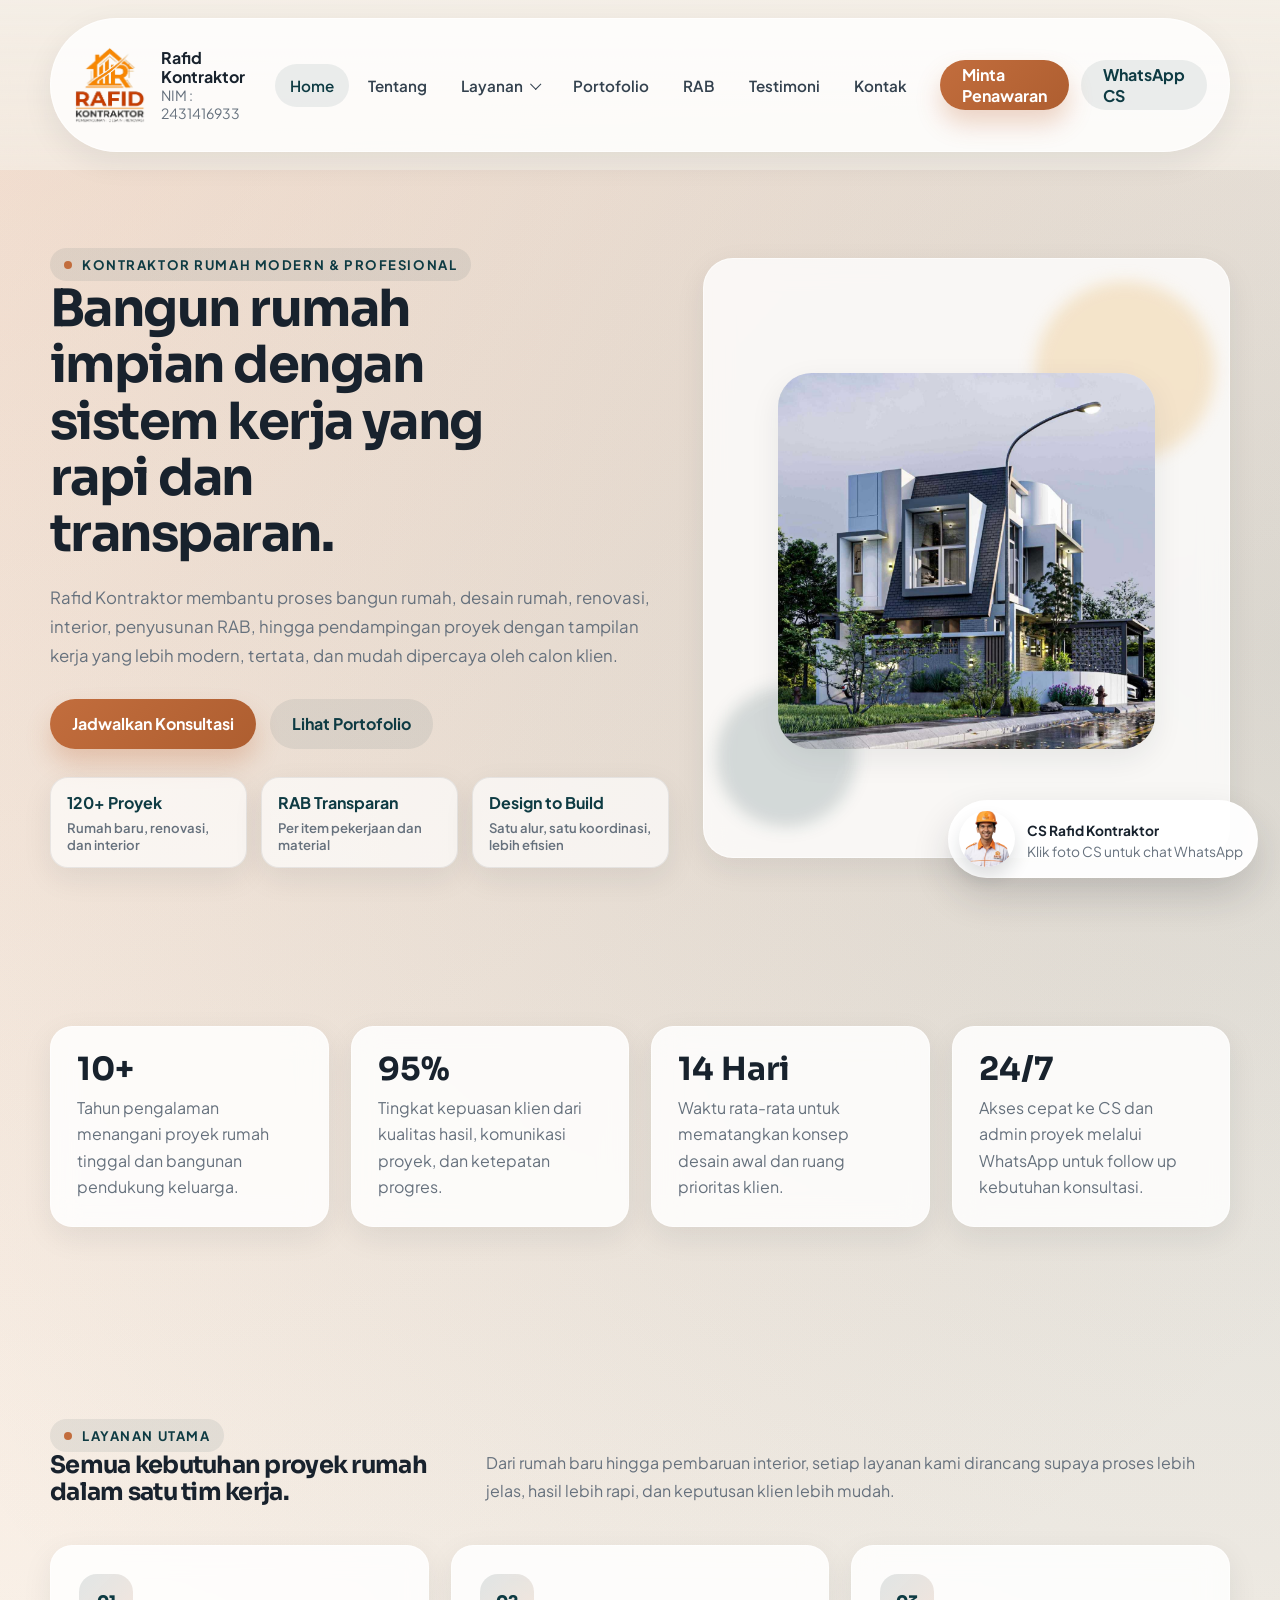
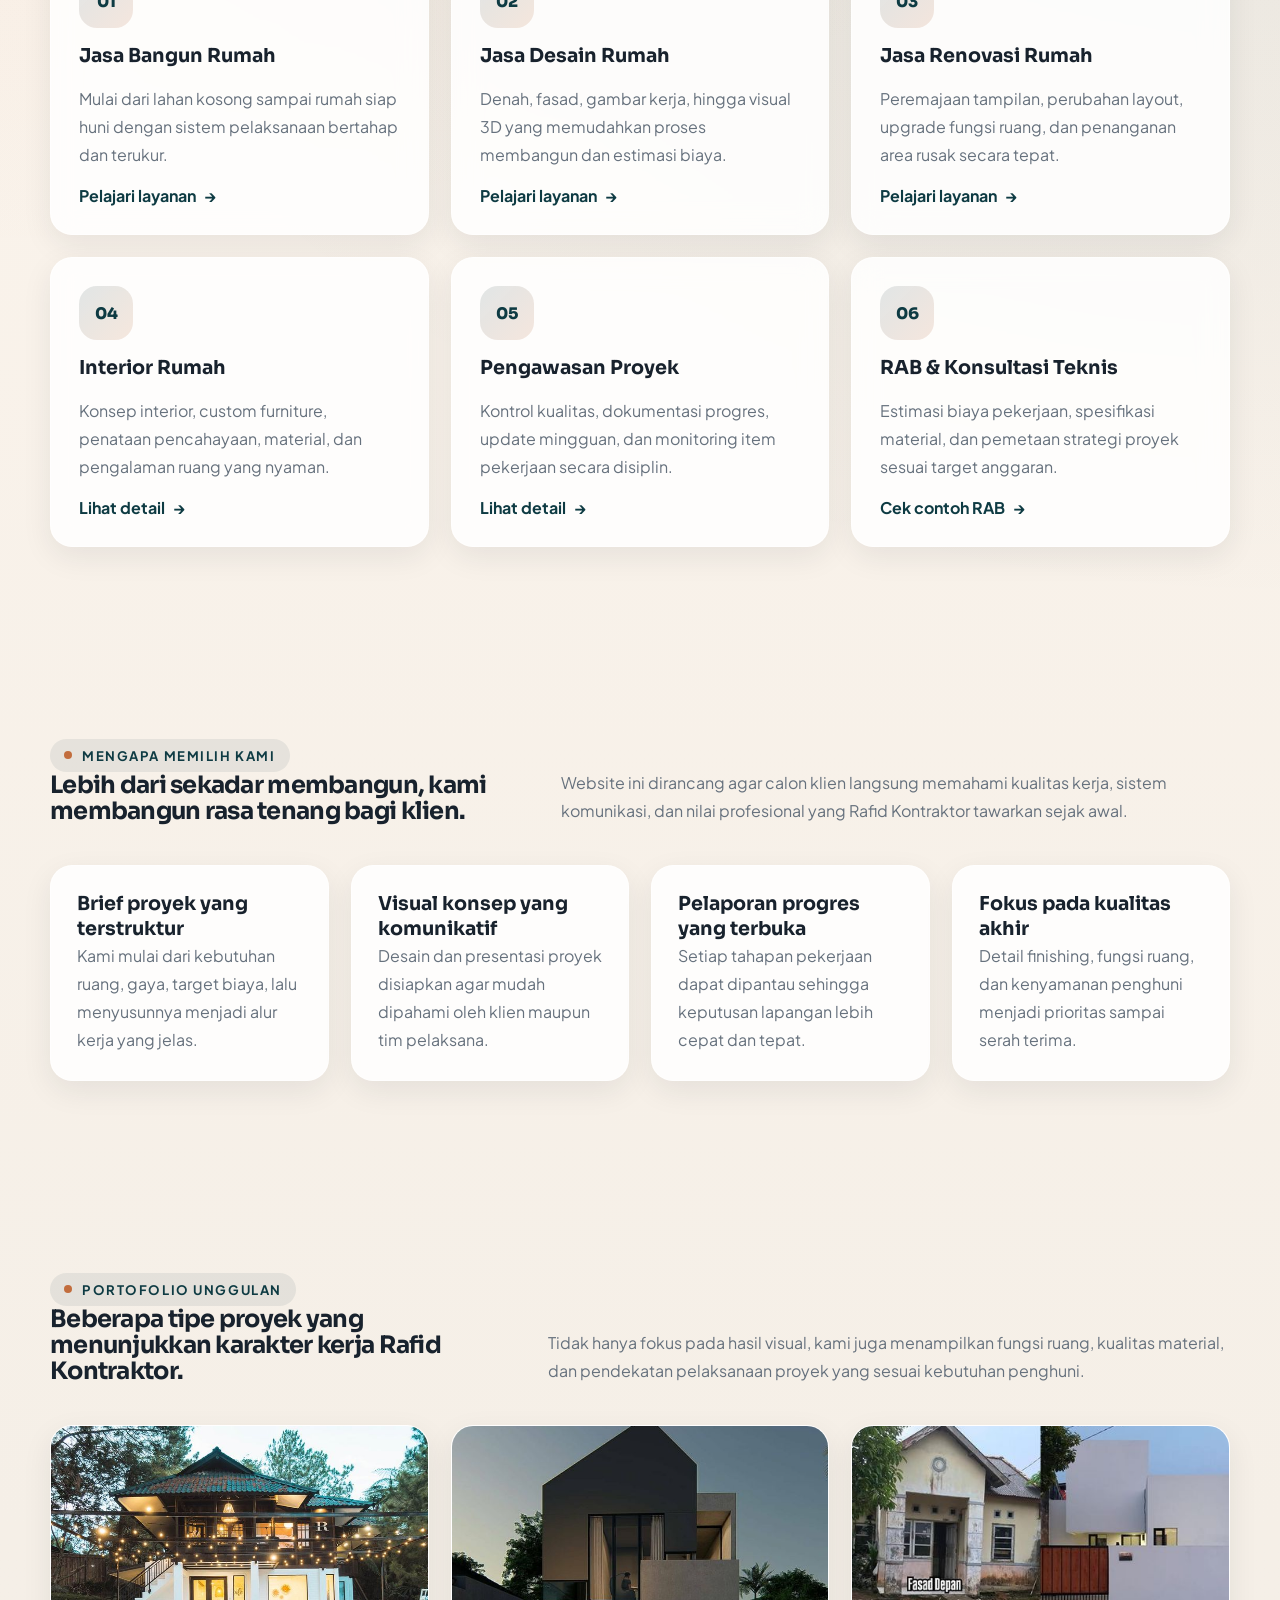
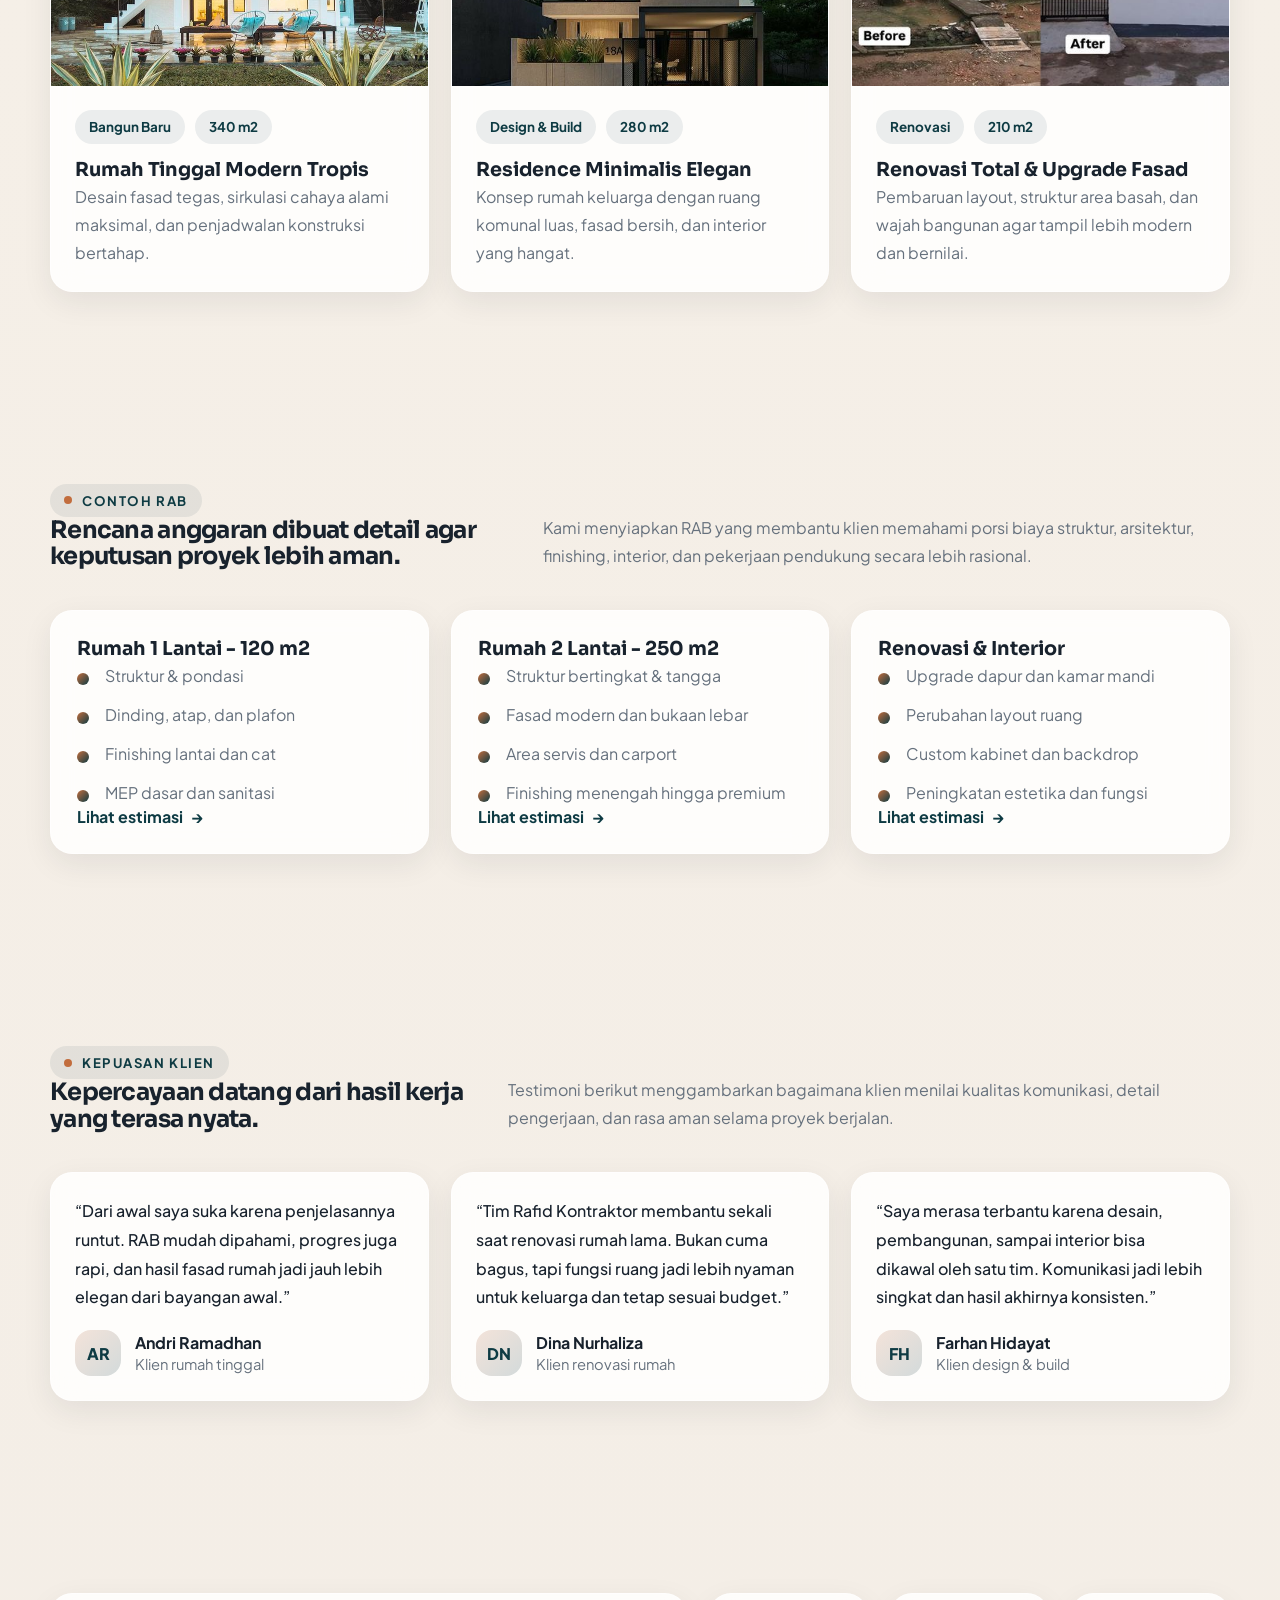
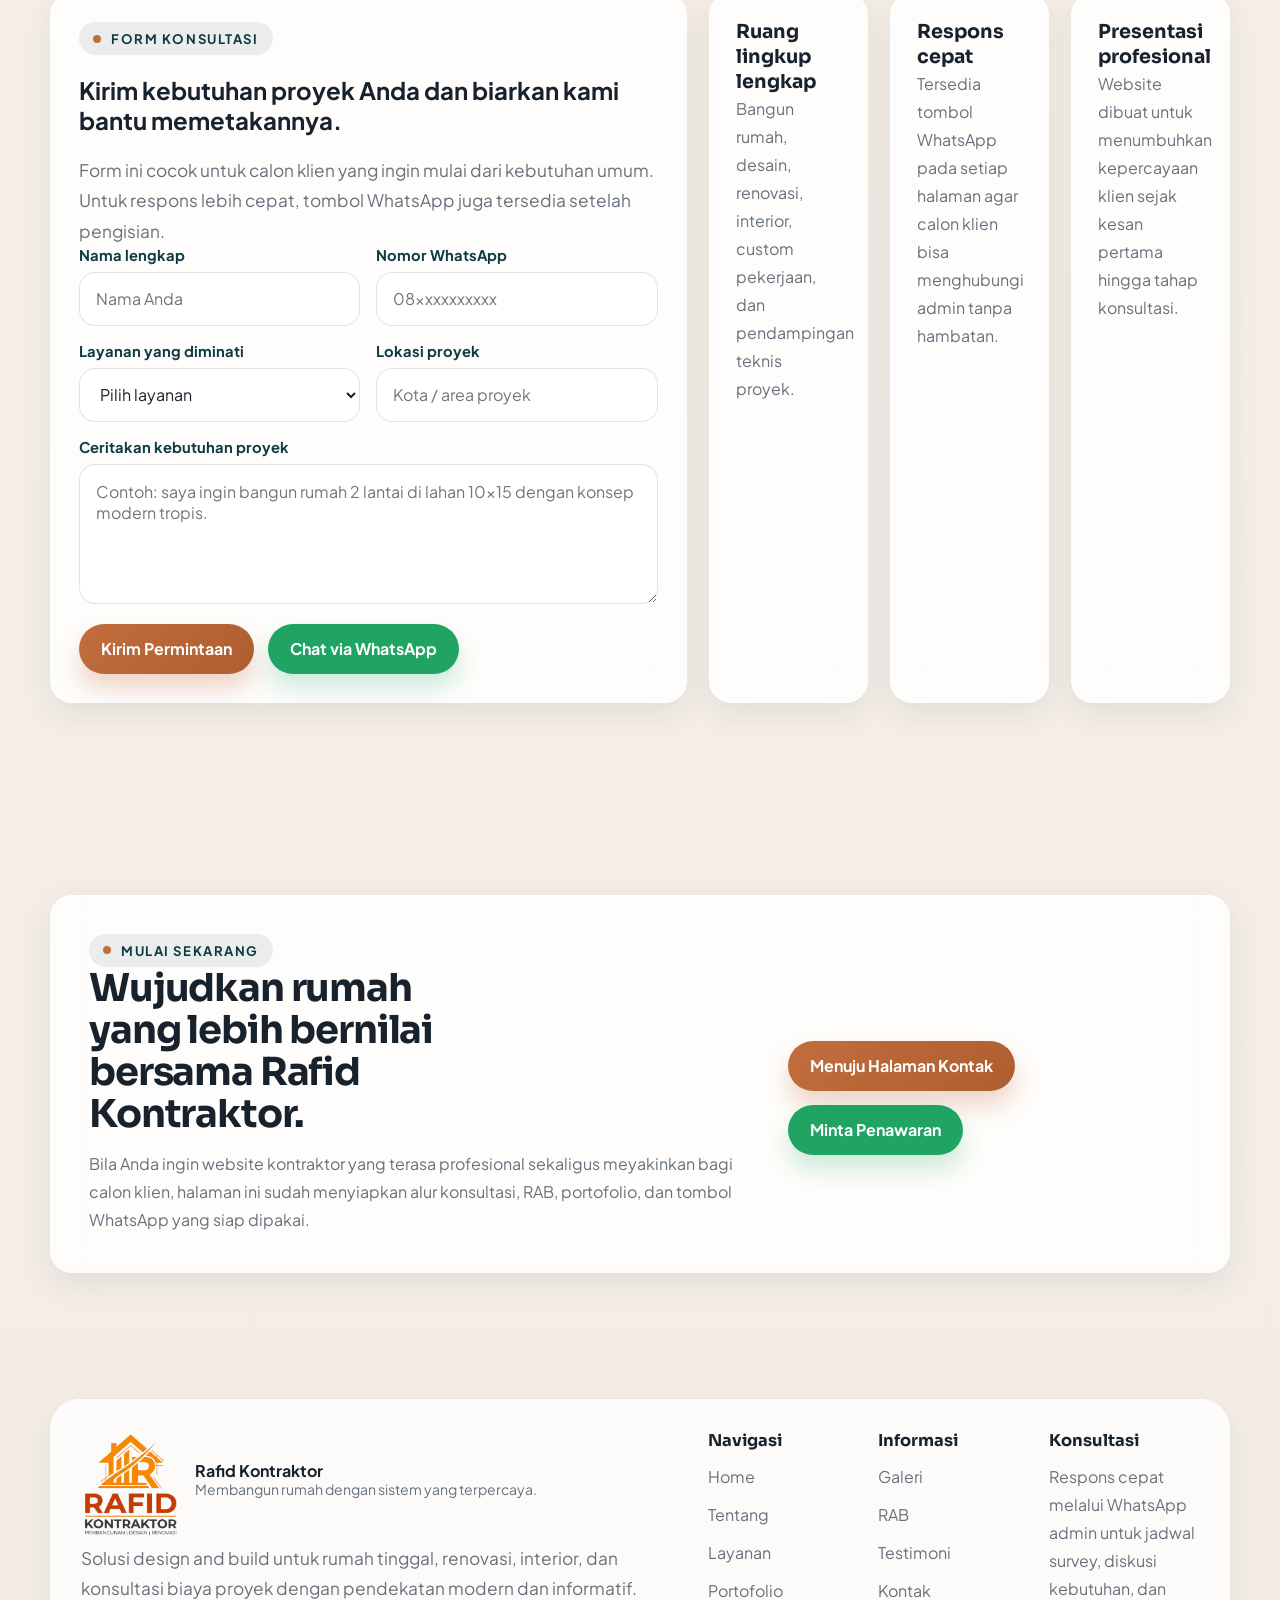
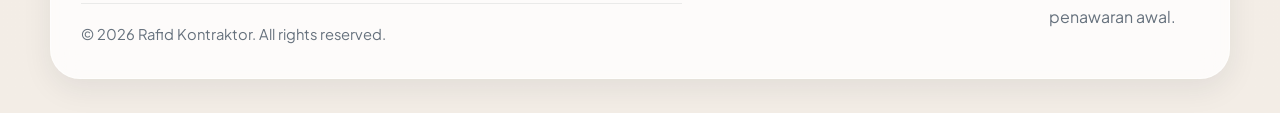
<file: index.html>
<!DOCTYPE html>
<html lang="id">
  <head>
    <meta charset="UTF-8" />
    <meta name="viewport" content="width=device-width, initial-scale=1.0" />
    <title>Rafid Kontraktor | Jasa Bangun, Desain, Renovasi, dan Interior Rumah</title>
    <meta
      name="description"
      content="Website resmi Rafid Kontraktor untuk jasa bangun rumah, desain rumah, renovasi, interior, RAB transparan, portofolio proyek, dan konsultasi WhatsApp cepat."
    />
    <link rel="stylesheet" href="assets/css/styles.css" />
  </head>
  <body data-page="home">
    <header class="site-header">
      <div class="container">
        <nav class="nav-shell" aria-label="Navigasi utama">
          <a class="brand" href="index.html">
            <span class="brand-mark">
              <img class="brand-logo" src="assets/images/rafid.png" alt="Logo Rafid Kontraktor" />
            </span>
            <span class="brand-copy">
              <strong>Rafid Kontraktor</strong>
              <span>NIM : 2431416933</span>
            </span>
          </a>

          <button class="nav-toggle" type="button" aria-label="Buka navigasi" aria-expanded="false" data-nav-toggle></button>

          <div class="main-nav" data-main-nav>
            <ul class="nav-list">
              <li><a class="nav-link" href="index.html" data-nav="home">Home</a></li>
              <li><a class="nav-link" href="pages/tentang.html" data-nav="about">Tentang</a></li>
              <li class="nav-item--has-dropdown">
                <a class="nav-link" href="pages/layanan.html" data-nav="services">
                  Layanan
                  <span class="nav-arrow" aria-hidden="true"></span>
                </a>
                <div class="dropdown-menu">
                  <a href="pages/layanan.html">
                    Semua Layanan
                    <span>Ringkasan layanan utama dan spesialis.</span>
                  </a>
                  <a href="pages/layanan-bangun-rumah.html">
                    Bangun Rumah
                    <span>Rumah baru dari konsep hingga serah terima.</span>
                  </a>
                  <a href="pages/layanan-desain.html">
                    Desain Rumah
                    <span>Denah, fasad, 3D, dan gambar kerja.</span>
                  </a>
                  <a href="pages/layanan-renovasi.html">
                    Renovasi Rumah
                    <span>Pembaruan fungsi, tampilan, dan struktur.</span>
                  </a>
                </div>
              </li>
              <li><a class="nav-link" href="pages/portofolio.html" data-nav="portfolio" data-nav-parent="gallery">Portofolio</a></li>
              <li><a class="nav-link" href="pages/rab.html" data-nav="pricing">RAB</a></li>
              <li><a class="nav-link" href="pages/testimoni.html" data-nav="testimonials">Testimoni</a></li>
              <li><a class="nav-link" href="pages/kontak.html" data-nav="contact">Kontak</a></li>
            </ul>

            <div class="nav-cta">
              <a class="btn btn-primary" href="pages/kontak.html">Minta Penawaran</a>
              <a
                class="btn btn-secondary"
                href="#"
                data-wa-link
                data-wa-message="Halo Rafid Kontraktor, saya ingin konsultasi awal untuk proyek rumah saya."
              >
                WhatsApp CS
              </a>
            </div>
          </div>
        </nav>
      </div>
    </header>

    <main>
      <section class="hero">
        <div class="container hero-grid">
          <div class="hero-copy" data-reveal>
            <span class="eyebrow">Kontraktor Rumah Modern & Profesional</span>
            <h1>Bangun rumah impian dengan sistem kerja yang rapi dan transparan.</h1>
            <p>
              Rafid Kontraktor membantu proses bangun rumah, desain rumah, renovasi, interior,
              penyusunan RAB, hingga pendampingan proyek dengan tampilan kerja yang lebih modern,
              tertata, dan mudah dipercaya oleh calon klien.
            </p>
            <div class="hero-actions">
              <a
                class="btn btn-primary"
                href="#"
                data-wa-link
                data-wa-message="Halo Rafid Kontraktor, saya ingin jadwalkan konsultasi proyek rumah."
              >
                Jadwalkan Konsultasi
              </a>
              <a class="btn btn-secondary" href="pages/portofolio.html">Lihat Portofolio</a>
            </div>
            <ul class="hero-points" aria-label="Keunggulan utama">
              <li>
                120+ Proyek
                <small>Rumah baru, renovasi, dan interior</small>
              </li>
              <li>
                RAB Transparan
                <small>Per item pekerjaan dan material</small>
              </li>
              <li>
                Design to Build
                <small>Satu alur, satu koordinasi, lebih efisien</small>
              </li>
            </ul>
          </div>

          <div class="hero-visual surface-panel" data-reveal>
            

            <figure class="hero-figure">
              <img src="assets/images/kontemporer.jpeg" alt="Ilustrasi rumah modern karya Rafid Kontraktor" />
            </figure>

           
          </div>
        </div>
      </section>

      <section class="section-space">
        <div class="container">
          <div class="stats-grid">
            <article class="stat-card" data-reveal>
              <strong>10+</strong>
              <span>Tahun pengalaman menangani proyek rumah tinggal dan bangunan pendukung keluarga.</span>
            </article>
            <article class="stat-card" data-reveal>
              <strong>95%</strong>
              <span>Tingkat kepuasan klien dari kualitas hasil, komunikasi proyek, dan ketepatan progres.</span>
            </article>
            <article class="stat-card" data-reveal>
              <strong>14 Hari</strong>
              <span>Waktu rata-rata untuk mematangkan konsep desain awal dan ruang prioritas klien.</span>
            </article>
            <article class="stat-card" data-reveal>
              <strong>24/7</strong>
              <span>Akses cepat ke CS dan admin proyek melalui WhatsApp untuk follow up kebutuhan konsultasi.</span>
            </article>
          </div>
        </div>
      </section>

      <section class="section-space" id="layanan-utama">
        <div class="container">
          <div class="section-head" data-reveal>
            <div>
              <span class="eyebrow">Layanan Utama</span>
              <h2>Semua kebutuhan proyek rumah dalam satu tim kerja.</h2>
            </div>
            <p>
              Dari rumah baru hingga pembaruan interior, setiap layanan kami dirancang supaya proses
              lebih jelas, hasil lebih rapi, dan keputusan klien lebih mudah.
            </p>
          </div>

          <div class="service-grid">
            <article class="service-card" data-reveal>
              <span class="service-icon">01</span>
              <h3>Jasa Bangun Rumah</h3>
              <p>Mulai dari lahan kosong sampai rumah siap huni dengan sistem pelaksanaan bertahap dan terukur.</p>
              <a class="card-link" href="pages/layanan-bangun-rumah.html">Pelajari layanan</a>
            </article>
            <article class="service-card" data-reveal>
              <span class="service-icon">02</span>
              <h3>Jasa Desain Rumah</h3>
              <p>Denah, fasad, gambar kerja, hingga visual 3D yang memudahkan proses membangun dan estimasi biaya.</p>
              <a class="card-link" href="pages/layanan-desain.html">Pelajari layanan</a>
            </article>
            <article class="service-card" data-reveal>
              <span class="service-icon">03</span>
              <h3>Jasa Renovasi Rumah</h3>
              <p>Peremajaan tampilan, perubahan layout, upgrade fungsi ruang, dan penanganan area rusak secara tepat.</p>
              <a class="card-link" href="pages/layanan-renovasi.html">Pelajari layanan</a>
            </article>
            <article class="service-card" data-reveal>
              <span class="service-icon">04</span>
              <h3>Interior Rumah</h3>
              <p>Konsep interior, custom furniture, penataan pencahayaan, material, dan pengalaman ruang yang nyaman.</p>
              <a class="card-link" href="pages/layanan.html">Lihat detail</a>
            </article>
            <article class="service-card" data-reveal>
              <span class="service-icon">05</span>
              <h3>Pengawasan Proyek</h3>
              <p>Kontrol kualitas, dokumentasi progres, update mingguan, dan monitoring item pekerjaan secara disiplin.</p>
              <a class="card-link" href="pages/layanan.html">Lihat detail</a>
            </article>
            <article class="service-card" data-reveal>
              <span class="service-icon">06</span>
              <h3>RAB & Konsultasi Teknis</h3>
              <p>Estimasi biaya pekerjaan, spesifikasi material, dan pemetaan strategi proyek sesuai target anggaran.</p>
              <a class="card-link" href="pages/rab.html">Cek contoh RAB</a>
            </article>
          </div>
        </div>
      </section>

      <section class="section-space">
        <div class="container">
          <div class="section-head" data-reveal>
            <div>
              <span class="eyebrow">Mengapa Memilih Kami</span>
              <h2>Lebih dari sekadar membangun, kami membangun rasa tenang bagi klien.</h2>
            </div>
            <p>
              Website ini dirancang agar calon klien langsung memahami kualitas kerja, sistem komunikasi,
              dan nilai profesional yang Rafid Kontraktor tawarkan sejak awal.
            </p>
          </div>

          <div class="feature-grid">
            <article class="feature-card" data-reveal>
              <h3>Brief proyek yang terstruktur</h3>
              <p>Kami mulai dari kebutuhan ruang, gaya, target biaya, lalu menyusunnya menjadi alur kerja yang jelas.</p>
            </article>
            <article class="feature-card" data-reveal>
              <h3>Visual konsep yang komunikatif</h3>
              <p>Desain dan presentasi proyek disiapkan agar mudah dipahami oleh klien maupun tim pelaksana.</p>
            </article>
            <article class="feature-card" data-reveal>
              <h3>Pelaporan progres yang terbuka</h3>
              <p>Setiap tahapan pekerjaan dapat dipantau sehingga keputusan lapangan lebih cepat dan tepat.</p>
            </article>
            <article class="feature-card" data-reveal>
              <h3>Fokus pada kualitas akhir</h3>
              <p>Detail finishing, fungsi ruang, dan kenyamanan penghuni menjadi prioritas sampai serah terima.</p>
            </article>
          </div>
        </div>
      </section>

      <section class="section-space">
        <div class="container">
          <div class="section-head" data-reveal>
            <div>
              <span class="eyebrow">Portofolio Unggulan</span>
              <h2>Beberapa tipe proyek yang menunjukkan karakter kerja Rafid Kontraktor.</h2>
            </div>
            <p>
              Tidak hanya fokus pada hasil visual, kami juga menampilkan fungsi ruang, kualitas material,
              dan pendekatan pelaksanaan proyek yang sesuai kebutuhan penghuni.
            </p>
          </div>

          <div class="project-grid">
            <article class="project-card" data-reveal>
              <img src="assets/images/villa 2.jpg" alt="Proyek rumah tinggal dua lantai modern tropis" />
              <div class="project-body">
                <div class="project-meta">
                  <span>Bangun Baru</span>
                  <span>340 m2</span>
                </div>
                <h3>Rumah Tinggal Modern Tropis</h3>
                <p>Desain fasad tegas, sirkulasi cahaya alami maksimal, dan penjadwalan konstruksi bertahap.</p>
              </div>
            </article>
            <article class="project-card" data-reveal>
              <img src="assets/images/rumah minimalis elegan.jpg" alt="Proyek residence minimalis elegan" />
              <div class="project-body">
                <div class="project-meta">
                  <span>Design & Build</span>
                  <span>280 m2</span>
                </div>
                <h3>Residence Minimalis Elegan</h3>
                <p>Konsep rumah keluarga dengan ruang komunal luas, fasad bersih, dan interior yang hangat.</p>
              </div>
            </article>
            <article class="project-card" data-reveal>
              <img src="assets/images/transofrmasi rumah lama.jpeg" alt="Proyek renovasi rumah dan peremajaan fasad" />
              <div class="project-body">
                <div class="project-meta">
                  <span>Renovasi</span>
                  <span>210 m2</span>
                </div>
                <h3>Renovasi Total & Upgrade Fasad</h3>
                <p>Pembaruan layout, struktur area basah, dan wajah bangunan agar tampil lebih modern dan bernilai.</p>
              </div>
            </article>
          </div>
        </div>
      </section>

      <section class="section-space">
        <div class="container">
          <div class="section-head" data-reveal>
            <div>
              <span class="eyebrow">Contoh RAB</span>
              <h2>Rencana anggaran dibuat detail agar keputusan proyek lebih aman.</h2>
            </div>
            <p>
              Kami menyiapkan RAB yang membantu klien memahami porsi biaya struktur, arsitektur,
              finishing, interior, dan pekerjaan pendukung secara lebih rasional.
            </p>
          </div>

          <div class="pricing-grid">
            <article class="pricing-card" data-reveal>
              <h3>Rumah 1 Lantai - 120 m2</h3>
              <ul class="price-list">
                <li>Struktur & pondasi</li>
                <li>Dinding, atap, dan plafon</li>
                <li>Finishing lantai dan cat</li>
                <li>MEP dasar dan sanitasi</li>
              </ul>
              <a class="card-link" href="pages/rab.html">Lihat estimasi</a>
            </article>
            <article class="pricing-card" data-reveal>
              <h3>Rumah 2 Lantai - 250 m2</h3>
              <ul class="price-list">
                <li>Struktur bertingkat & tangga</li>
                <li>Fasad modern dan bukaan lebar</li>
                <li>Area servis dan carport</li>
                <li>Finishing menengah hingga premium</li>
              </ul>
              <a class="card-link" href="pages/rab.html">Lihat estimasi</a>
            </article>
            <article class="pricing-card" data-reveal>
              <h3>Renovasi & Interior</h3>
              <ul class="price-list">
                <li>Upgrade dapur dan kamar mandi</li>
                <li>Perubahan layout ruang</li>
                <li>Custom kabinet dan backdrop</li>
                <li>Peningkatan estetika dan fungsi</li>
              </ul>
              <a class="card-link" href="pages/rab.html">Lihat estimasi</a>
            </article>
          </div>
        </div>
      </section>

      <section class="section-space">
        <div class="container">
          <div class="section-head" data-reveal>
            <div>
              <span class="eyebrow">Kepuasan Klien</span>
              <h2>Kepercayaan datang dari hasil kerja yang terasa nyata.</h2>
            </div>
            <p>
              Testimoni berikut menggambarkan bagaimana klien menilai kualitas komunikasi, detail
              pengerjaan, dan rasa aman selama proyek berjalan.
            </p>
          </div>

          <div class="testimonial-grid">
            <article class="testimonial-card" data-reveal>
              <div class="testimonial-body">
                <blockquote>
                  “Dari awal saya suka karena penjelasannya runtut. RAB mudah dipahami, progres juga rapi,
                  dan hasil fasad rumah jadi jauh lebih elegan dari bayangan awal.”
                </blockquote>
                <div class="testimonial-author">
                  <span class="author-badge">AR</span>
                  <div>
                    <strong>Andri Ramadhan</strong>
                    <span>Klien rumah tinggal</span>
                  </div>
                </div>
              </div>
            </article>
            <article class="testimonial-card" data-reveal>
              <div class="testimonial-body">
                <blockquote>
                  “Tim Rafid Kontraktor membantu sekali saat renovasi rumah lama. Bukan cuma bagus, tapi
                  fungsi ruang jadi lebih nyaman untuk keluarga dan tetap sesuai budget.”
                </blockquote>
                <div class="testimonial-author">
                  <span class="author-badge">DN</span>
                  <div>
                    <strong>Dina Nurhaliza</strong>
                    <span>Klien renovasi rumah</span>
                  </div>
                </div>
              </div>
            </article>
            <article class="testimonial-card" data-reveal>
              <div class="testimonial-body">
                <blockquote>
                  “Saya merasa terbantu karena desain, pembangunan, sampai interior bisa dikawal oleh satu
                  tim. Komunikasi jadi lebih singkat dan hasil akhirnya konsisten.”
                </blockquote>
                <div class="testimonial-author">
                  <span class="author-badge">FH</span>
                  <div>
                    <strong>Farhan Hidayat</strong>
                    <span>Klien design & build</span>
                  </div>
                </div>
              </div>
            </article>
          </div>
        </div>
      </section>

      <section class="section-space">
        <div class="container contact-grid">
          <div class="form-panel" data-reveal>
            <span class="eyebrow">Form Konsultasi</span>
            <h2>Kirim kebutuhan proyek Anda dan biarkan kami bantu memetakannya.</h2>
            <p class="lead">
              Form ini cocok untuk calon klien yang ingin mulai dari kebutuhan umum. Untuk respons lebih cepat,
              tombol WhatsApp juga tersedia setelah pengisian.
            </p>
            <form action="#" method="post" data-lead-form>
              <div class="field-grid">
                <div class="field">
                  <label for="home-name">Nama lengkap</label>
                  <input id="home-name" name="name" type="text" placeholder="Nama Anda" required />
                </div>
                <div class="field">
                  <label for="home-phone">Nomor WhatsApp</label>
                  <input id="home-phone" name="phone" type="tel" placeholder="08xxxxxxxxxx" required />
                </div>
                <div class="field">
                  <label for="home-service">Layanan yang diminati</label>
                  <select id="home-service" name="service" required>
                    <option value="">Pilih layanan</option>
                    <option>Bangun rumah</option>
                    <option>Desain rumah</option>
                    <option>Renovasi rumah</option>
                    <option>Interior rumah</option>
                    <option>RAB & konsultasi teknis</option>
                  </select>
                </div>
                <div class="field">
                  <label for="home-city">Lokasi proyek</label>
                  <input id="home-city" name="city" type="text" placeholder="Kota / area proyek" required />
                </div>
                <div class="field field--full">
                  <label for="home-message">Ceritakan kebutuhan proyek</label>
                  <textarea
                    id="home-message"
                    name="message"
                    placeholder="Contoh: saya ingin bangun rumah 2 lantai di lahan 10x15 dengan konsep modern tropis."
                    required
                  ></textarea>
                </div>
              </div>
              <div class="form-actions">
                <button class="btn btn-primary" type="submit">Kirim Permintaan</button>
                <a
                  class="btn btn-whatsapp"
                  href="#"
                  data-wa-link
                  data-wa-message="Halo Rafid Kontraktor, saya sudah melihat website dan ingin konsultasi proyek rumah."
                >
                  Chat via WhatsApp
                </a>
              </div>
              <p class="form-feedback" aria-live="polite"></p>
            </form>
          </div>

          <aside class="info-grid">
            <article class="info-card" data-reveal>
              <h3>Ruang lingkup lengkap</h3>
              <p>Bangun rumah, desain, renovasi, interior, custom pekerjaan, dan pendampingan teknis proyek.</p>
            </article>
            <article class="info-card" data-reveal>
              <h3>Respons cepat</h3>
              <p>Tersedia tombol WhatsApp pada setiap halaman agar calon klien bisa menghubungi admin tanpa hambatan.</p>
            </article>
            <article class="info-card" data-reveal>
              <h3>Presentasi profesional</h3>
              <p>Website dibuat untuk menumbuhkan kepercayaan klien sejak kesan pertama hingga tahap konsultasi.</p>
            </article>
          </aside>
        </div>
      </section>

      <section class="section-space">
        <div class="container">
          <div class="cta-band" data-reveal>
            <div>
              <span class="eyebrow">Mulai Sekarang</span>
              <h2>Wujudkan rumah yang lebih bernilai bersama Rafid Kontraktor.</h2>
              <p>
                Bila Anda ingin website kontraktor yang terasa profesional sekaligus meyakinkan bagi calon
                klien, halaman ini sudah menyiapkan alur konsultasi, RAB, portofolio, dan tombol WhatsApp
                yang siap dipakai.
              </p>
            </div>
            <div class="cta-actions">
              <a class="btn btn-primary" href="pages/kontak.html">Menuju Halaman Kontak</a>
              <a
                class="btn btn-whatsapp"
                href="#"
                data-wa-link
                data-wa-message="Halo Rafid Kontraktor, saya ingin meminta penawaran untuk proyek rumah."
              >
                Minta Penawaran
              </a>
            </div>
          </div>
        </div>
      </section>
    </main>

    <footer class="site-footer">
      <div class="container">
        <div class="footer-shell surface-panel">
          <div class="footer-brand">
            <div class="brand">
              <span class="brand-mark">
                <img class="brand-logo" src="../assets/images/rafid.png" alt="Logo Rafid Kontraktor" />
              </span>
              <span class="brand-copy">
                <strong>Rafid Kontraktor</strong>
                <span>Membangun rumah dengan sistem yang terpercaya.</span>
              </span>
            </div>
            <p class="lead">
              Solusi design and build untuk rumah tinggal, renovasi, interior, dan konsultasi biaya proyek
              dengan pendekatan modern dan informatif.
            </p>
            <p class="copyright">© <span data-year></span> Rafid Kontraktor. All rights reserved.</p>
          </div>

          <div class="footer-grid">
            <div>
              <h3>Navigasi</h3>
              <div class="footer-links">
                <a href="index.html">Home</a>
                <a href="pages/tentang.html">Tentang</a>
                <a href="pages/layanan.html">Layanan</a>
                <a href="pages/portofolio.html">Portofolio</a>
              </div>
            </div>
            <div>
              <h3>Informasi</h3>
              <div class="footer-links">
                <a href="pages/galeri.html">Galeri</a>
                <a href="pages/rab.html">RAB</a>
                <a href="pages/testimoni.html">Testimoni</a>
                <a href="pages/kontak.html">Kontak</a>
              </div>
            </div>
            <div>
              <h3>Konsultasi</h3>
              <p>Respons cepat melalui WhatsApp admin untuk jadwal survey, diskusi kebutuhan, dan penawaran awal.</p>
            </div>
          </div>
        </div>
      </div>
    </footer>

    <a
      class="wa-floating"
      href="#"
      aria-label="Hubungi customer service via WhatsApp"
      data-wa-link
      data-wa-message="Halo CS Rafid Kontraktor, saya tertarik dengan layanan kontraktor rumah."
    >
      <img src="assets/images/cs-avatar.png" alt="Avatar customer service Rafid Kontraktor" />
      <span>
        <strong>CS Rafid Kontraktor</strong>
        <span>Klik foto CS untuk chat WhatsApp</span>
      </span>
    </a>

    <script src="assets/js/main.js"></script>
  </body>
</html>
</file>
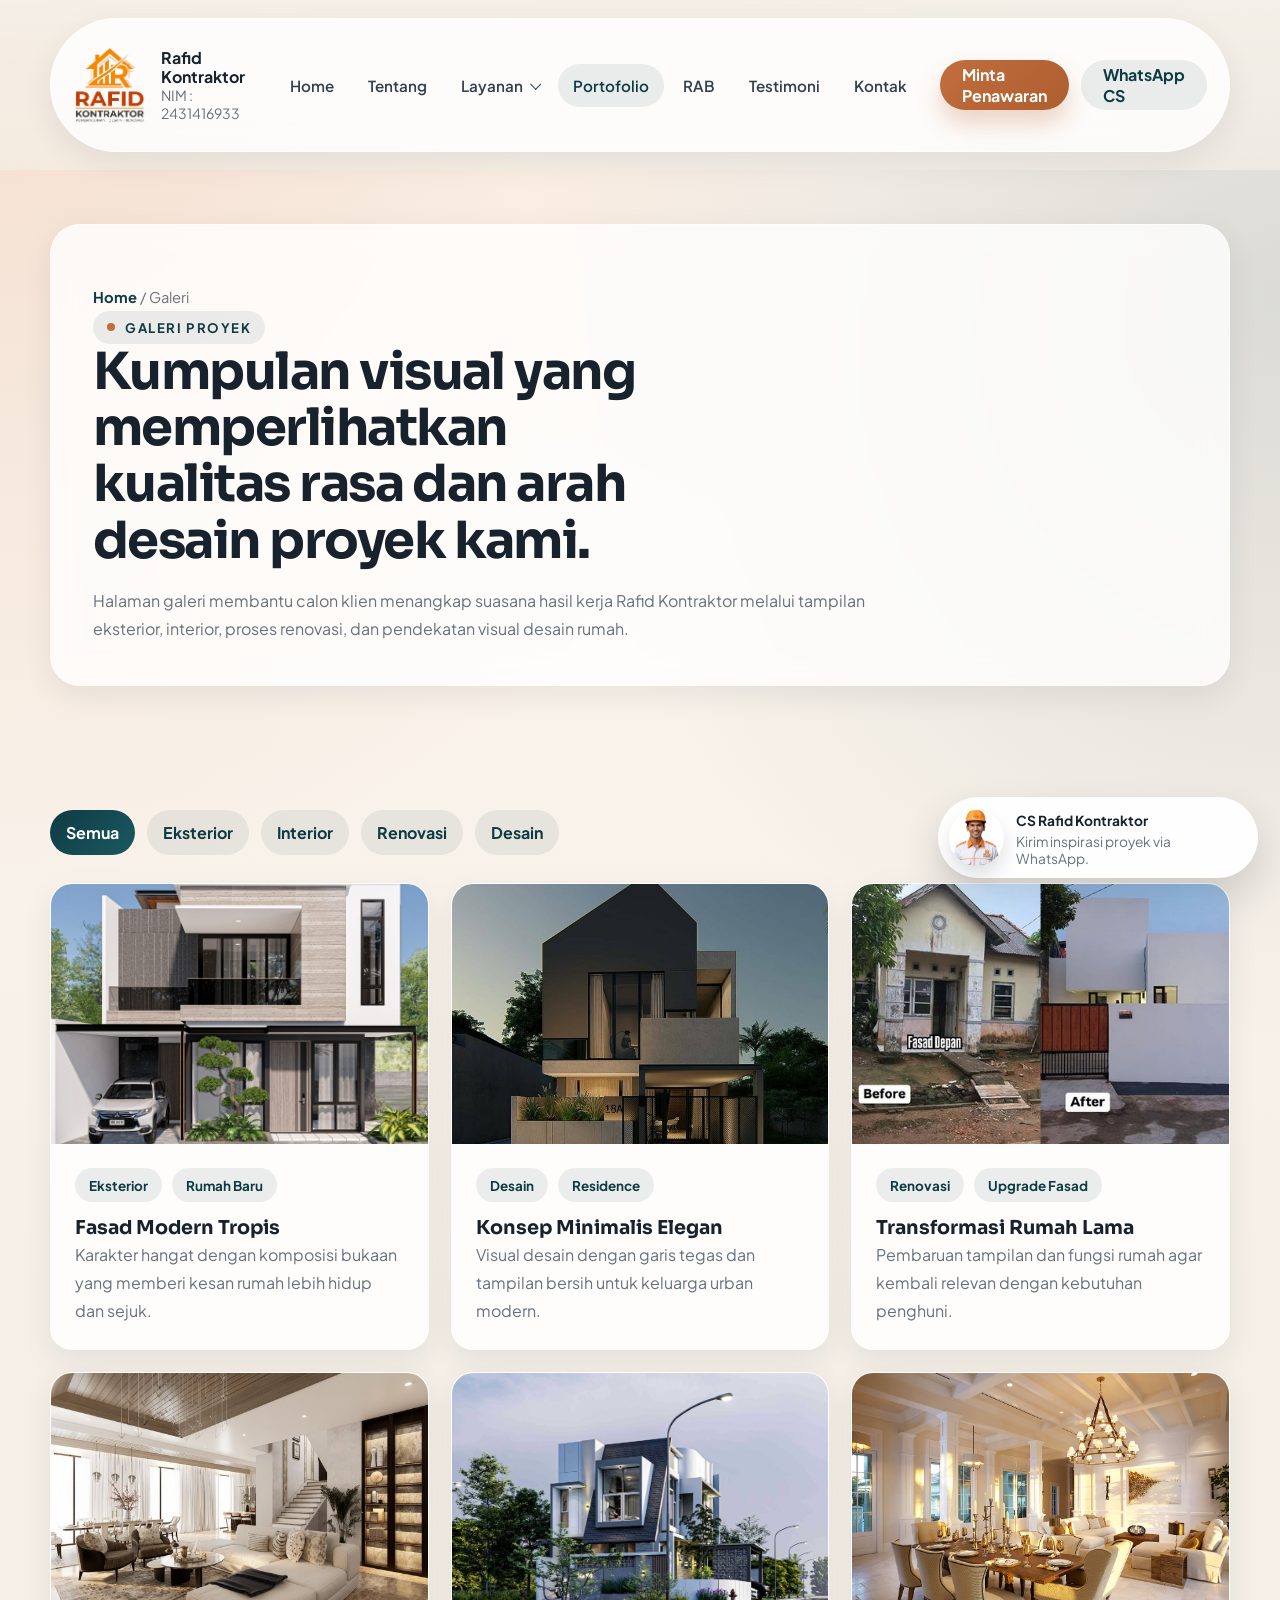
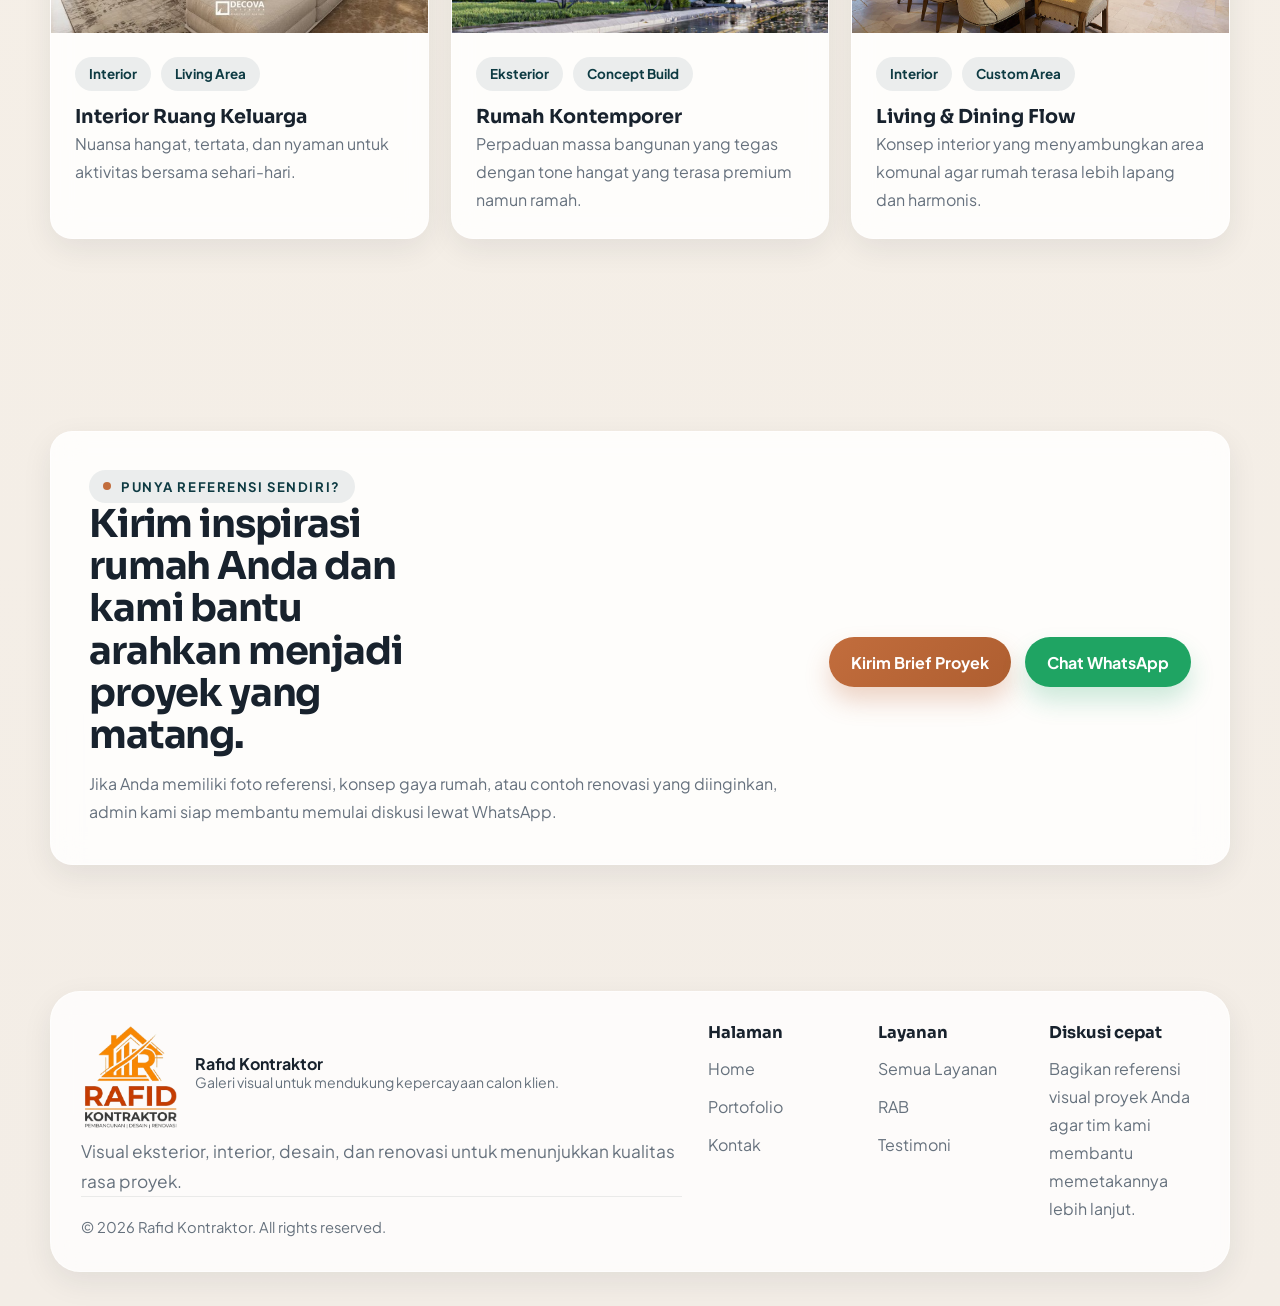
<file: pages/galeri.html>
<!DOCTYPE html>
<html lang="id">
  <head>
    <meta charset="UTF-8" />
    <meta name="viewport" content="width=device-width, initial-scale=1.0" />
    <title>Galeri Proyek | Rafid Kontraktor</title>
    <meta
      name="description"
      content="Galeri proyek Rafid Kontraktor yang menampilkan visual eksterior, interior, desain, dan hasil renovasi rumah."
    />
    <link rel="stylesheet" href="../assets/css/styles.css" />
  </head>
  <body data-page="gallery">
    <header class="site-header">
      <div class="container">
        <nav class="nav-shell" aria-label="Navigasi utama">
          <a class="brand" href="../index.html">
            <span class="brand-mark">
              <img class="brand-logo" src="../assets/images/rafid.png" alt="Logo Rafid Kontraktor" />
            </span>
            <span class="brand-copy">
              <strong>Rafid Kontraktor</strong>
              <span>NIM : 2431416933</span>
            </span>
          </a>
          <button class="nav-toggle" type="button" aria-label="Buka navigasi" aria-expanded="false" data-nav-toggle></button>
          <div class="main-nav" data-main-nav>
            <ul class="nav-list">
              <li><a class="nav-link" href="../index.html" data-nav="home">Home</a></li>
              <li><a class="nav-link" href="tentang.html" data-nav="about">Tentang</a></li>
              <li class="nav-item--has-dropdown">
                <a class="nav-link" href="layanan.html" data-nav="services">
                  Layanan
                  <span class="nav-arrow" aria-hidden="true"></span>
                </a>
                <div class="dropdown-menu">
                  <a href="layanan-bangun-rumah.html">
                    Bangun Rumah
                    <span>Rumah baru dari konsep hingga serah terima.</span>
                  </a>
                  <a href="layanan-desain.html">
                    Desain Rumah
                    <span>Denah, fasad, 3D, dan gambar kerja.</span>
                  </a>
                  <a href="layanan-renovasi.html">
                    Renovasi Rumah
                    <span>Pembaruan fungsi, tampilan, dan struktur.</span>
                  </a>
                </div>
              </li>
              <li><a class="nav-link" href="portofolio.html" data-nav="portfolio" data-nav-parent="gallery">Portofolio</a></li>
              <li><a class="nav-link" href="rab.html" data-nav="pricing">RAB</a></li>
              <li><a class="nav-link" href="testimoni.html" data-nav="testimonials">Testimoni</a></li>
              <li><a class="nav-link" href="kontak.html" data-nav="contact">Kontak</a></li>
            </ul>
            <div class="nav-cta">
              <a class="btn btn-primary" href="kontak.html">Minta Penawaran</a>
              <a class="btn btn-secondary" href="#" data-wa-link>WhatsApp CS</a>
            </div>
          </div>
        </nav>
      </div>
    </header>

    <main>
      <section class="page-hero">
        <div class="container">
          <div class="surface-panel" data-reveal>
            <p class="breadcrumb"><a href="../index.html">Home</a> / Galeri</p>
            <span class="eyebrow">Galeri Proyek</span>
            <h1>Kumpulan visual yang memperlihatkan kualitas rasa dan arah desain proyek kami.</h1>
            <p>
              Halaman galeri membantu calon klien menangkap suasana hasil kerja Rafid Kontraktor melalui
              tampilan eksterior, interior, proses renovasi, dan pendekatan visual desain rumah.
            </p>
          </div>
        </div>
      </section>

      <section class="section-space">
        <div class="container">
          <div class="gallery-filters" data-reveal>
            <button class="filter-chip is-active" type="button" data-filter="all">Semua</button>
            <button class="filter-chip" type="button" data-filter="eksterior">Eksterior</button>
            <button class="filter-chip" type="button" data-filter="interior">Interior</button>
            <button class="filter-chip" type="button" data-filter="renovasi">Renovasi</button>
            <button class="filter-chip" type="button" data-filter="desain">Desain</button>
          </div>

          <div class="gallery-grid">
            <article class="gallery-card" data-gallery-item="eksterior" data-reveal>
              <img src="../assets/images/fasa modern tropis.jpg" alt="Galeri rumah modern tropis tampak depan" />
              <div class="gallery-body">
                <div class="gallery-meta">
                  <span>Eksterior</span>
                  <span>Rumah Baru</span>
                </div>
                <h3>Fasad Modern Tropis</h3>
                <p>Karakter hangat dengan komposisi bukaan yang memberi kesan rumah lebih hidup dan sejuk.</p>
              </div>
            </article>
            <article class="gallery-card" data-gallery-item="desain" data-reveal>
              <img src="../assets/images/rumah minimalis elegan.jpg" alt="Galeri konsep desain rumah minimalis elegan" />
              <div class="gallery-body">
                <div class="gallery-meta">
                  <span>Desain</span>
                  <span>Residence</span>
                </div>
                <h3>Konsep Minimalis Elegan</h3>
                <p>Visual desain dengan garis tegas dan tampilan bersih untuk keluarga urban modern.</p>
              </div>
            </article>
            <article class="gallery-card" data-gallery-item="renovasi" data-reveal>
              <img src="../assets/images/transofrmasi rumah lama.jpeg" alt="Galeri proses renovasi total rumah" />
              <div class="gallery-body">
                <div class="gallery-meta">
                  <span>Renovasi</span>
                  <span>Upgrade Fasad</span>
                </div>
                <h3>Transformasi Rumah Lama</h3>
                <p>Pembaruan tampilan dan fungsi rumah agar kembali relevan dengan kebutuhan penghuni.</p>
              </div>
            </article>
            <article class="gallery-card" data-gallery-item="interior" data-reveal>
              <img src="../assets/images/design interior minimalis.jpg" alt="Galeri interior ruang keluarga" />
              <div class="gallery-body">
                <div class="gallery-meta">
                  <span>Interior</span>
                  <span>Living Area</span>
                </div>
                <h3>Interior Ruang Keluarga</h3>
                <p>Nuansa hangat, tertata, dan nyaman untuk aktivitas bersama sehari-hari.</p>
              </div>
            </article>
            <article class="gallery-card" data-gallery-item="eksterior" data-reveal>
              <img src="../assets/images/kontemporer.jpeg" alt="Galeri rumah dengan desain modern dan bidang tegas" />
              <div class="gallery-body">
                <div class="gallery-meta">
                  <span>Eksterior</span>
                  <span>Concept Build</span>
                </div>
                <h3>Rumah Kontemporer</h3>
                <p>Perpaduan massa bangunan yang tegas dengan tone hangat yang terasa premium namun ramah.</p>
              </div>
            </article>
            <article class="gallery-card" data-gallery-item="interior" data-reveal>
              <img src="../assets/images/living and dining flow.jpg" alt="Galeri area interior rumah dengan furnitur custom" />
              <div class="gallery-body">
                <div class="gallery-meta">
                  <span>Interior</span>
                  <span>Custom Area</span>
                </div>
                <h3>Living & Dining Flow</h3>
                <p>Konsep interior yang menyambungkan area komunal agar rumah terasa lebih lapang dan harmonis.</p>
              </div>
            </article>
          </div>
        </div>
      </section>

      <section class="section-space">
        <div class="container">
          <div class="cta-band" data-reveal>
            <div>
              <span class="eyebrow">Punya Referensi Sendiri?</span>
              <h2>Kirim inspirasi rumah Anda dan kami bantu arahkan menjadi proyek yang matang.</h2>
              <p>
                Jika Anda memiliki foto referensi, konsep gaya rumah, atau contoh renovasi yang diinginkan,
                admin kami siap membantu memulai diskusi lewat WhatsApp.
              </p>
            </div>
            <div class="cta-actions">
              <a class="btn btn-primary" href="kontak.html">Kirim Brief Proyek</a>
              <a class="btn btn-whatsapp" href="#" data-wa-link>Chat WhatsApp</a>
            </div>
          </div>
        </div>
      </section>
    </main>

    <footer class="site-footer">
      <div class="container">
        <div class="footer-shell surface-panel">
          <div class="footer-brand">
            <div class="brand">
              <span class="brand-mark">
              <img class="brand-logo" src="../assets/images/rafid.png" alt="Logo Rafid Kontraktor" />
              </span>
              <span class="brand-copy">
                <strong>Rafid Kontraktor</strong>
                <span>Galeri visual untuk mendukung kepercayaan calon klien.</span>
              </span>
            </div>
            <p class="lead">Visual eksterior, interior, desain, dan renovasi untuk menunjukkan kualitas rasa proyek.</p>
            <p class="copyright">© <span data-year></span> Rafid Kontraktor. All rights reserved.</p>
          </div>
          <div class="footer-grid">
            <div>
              <h3>Halaman</h3>
              <div class="footer-links">
                <a href="../index.html">Home</a>
                <a href="portofolio.html">Portofolio</a>
                <a href="kontak.html">Kontak</a>
              </div>
            </div>
            <div>
              <h3>Layanan</h3>
              <div class="footer-links">
                <a href="layanan.html">Semua Layanan</a>
                <a href="rab.html">RAB</a>
                <a href="testimoni.html">Testimoni</a>
              </div>
            </div>
            <div>
              <h3>Diskusi cepat</h3>
              <p>Bagikan referensi visual proyek Anda agar tim kami membantu memetakannya lebih lanjut.</p>
            </div>
          </div>
        </div>
      </div>
    </footer>

    <a class="wa-floating" href="#" aria-label="Hubungi customer service via WhatsApp" data-wa-link>
      <img src="../assets/images/cs-avatar.png" alt="Avatar customer service Rafid Kontraktor" />
      <span>
        <strong>CS Rafid Kontraktor</strong>
        <span>Kirim inspirasi proyek via WhatsApp.</span>
      </span>
    </a>

    <script src="../assets/js/main.js"></script>
  </body>
</html>
</file>
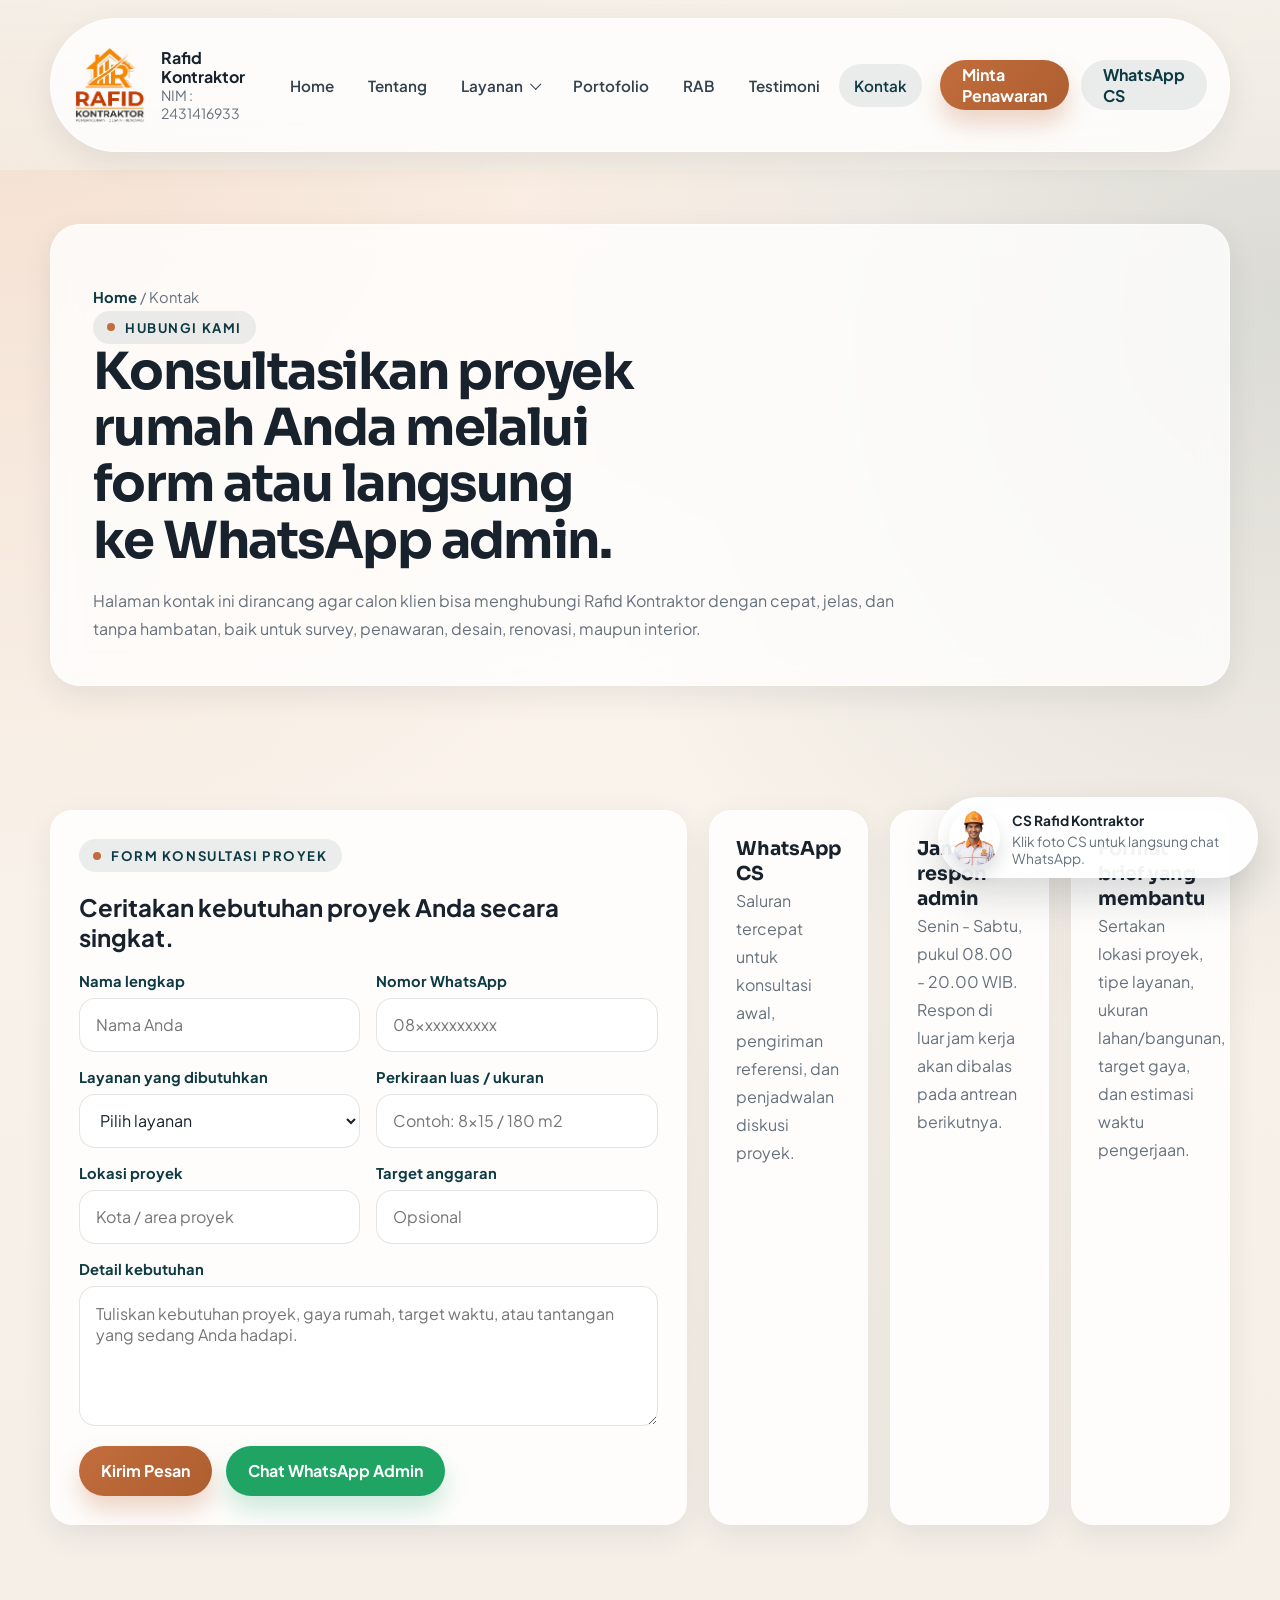
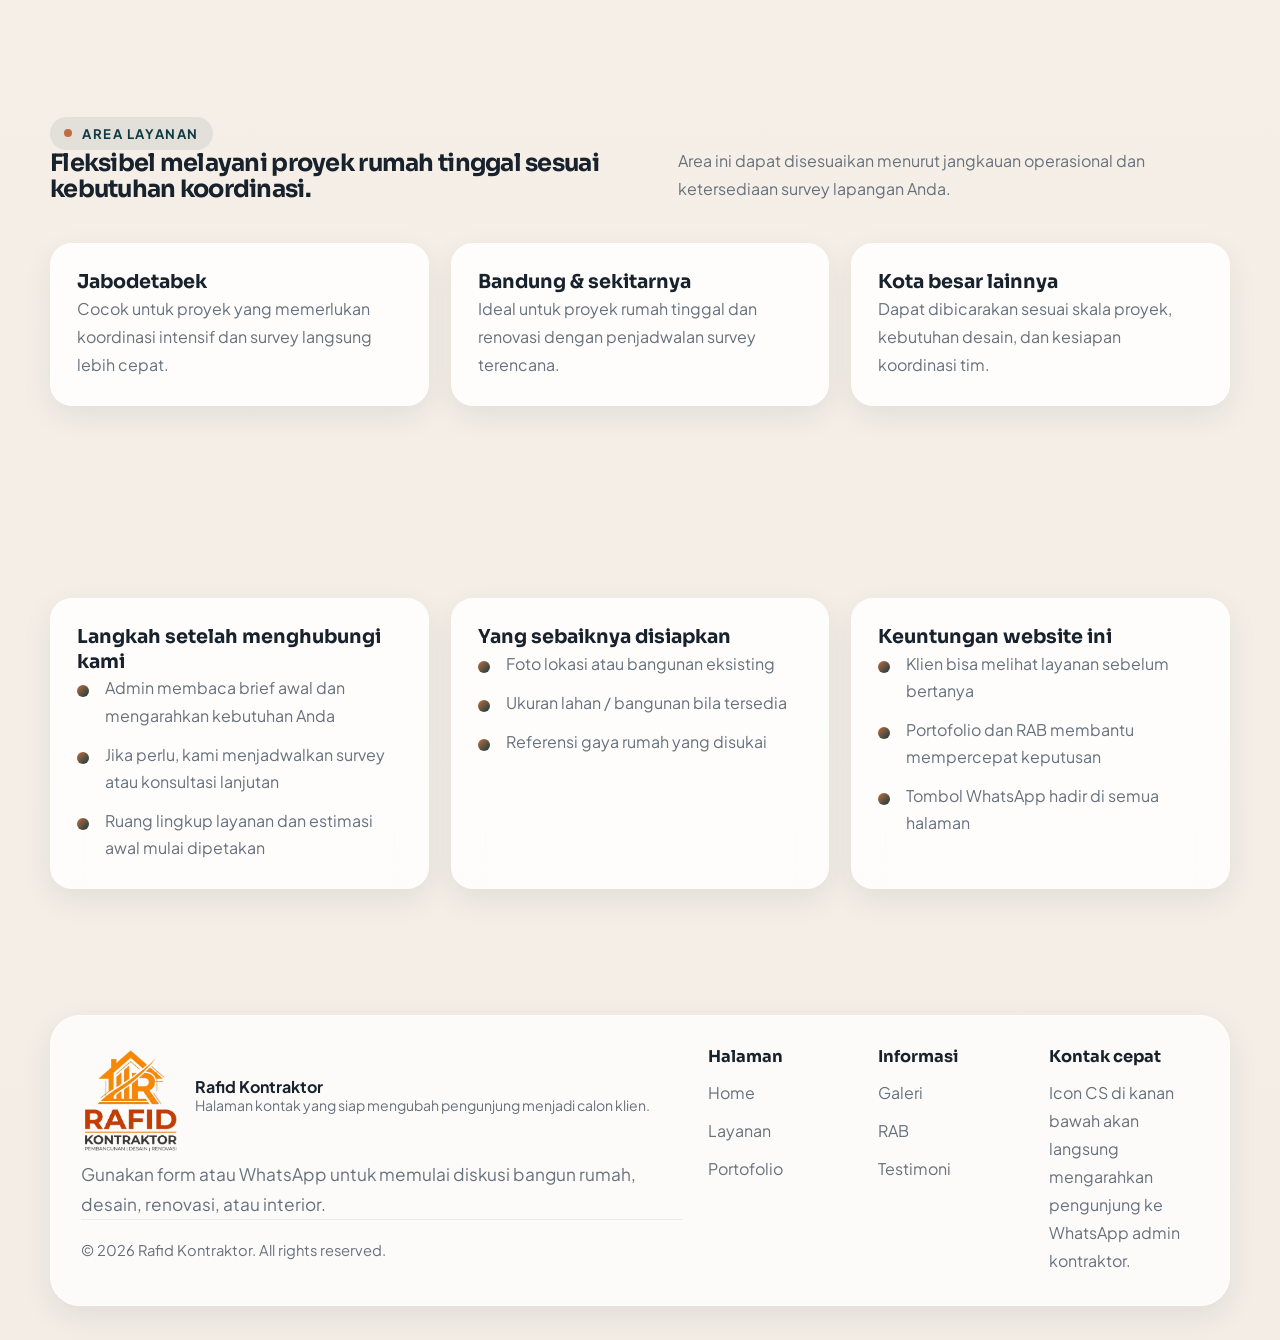
<file: pages/kontak.html>
<!DOCTYPE html>
<html lang="id">
  <head>
    <meta charset="UTF-8" />
    <meta name="viewport" content="width=device-width, initial-scale=1.0" />
    <title>Kontak Rafid Kontraktor | Konsultasi Proyek Rumah</title>
    <meta
      name="description"
      content="Hubungi Rafid Kontraktor untuk konsultasi proyek bangun rumah, desain, renovasi, interior, dan penyusunan RAB melalui form atau WhatsApp."
    />
    <link rel="stylesheet" href="../assets/css/styles.css" />
  </head>
  <body data-page="contact">
    <header class="site-header">
      <div class="container">
        <nav class="nav-shell" aria-label="Navigasi utama">
          <a class="brand" href="../index.html">
            <span class="brand-mark">
              <img class="brand-logo" src="../assets/images/rafid.png" alt="Logo Rafid Kontraktor" />
            </span>
            <span class="brand-copy">
              <strong>Rafid Kontraktor</strong>
              <span>NIM : 2431416933</span>
            </span>
          </a>
          <button class="nav-toggle" type="button" aria-label="Buka navigasi" aria-expanded="false" data-nav-toggle></button>
          <div class="main-nav" data-main-nav>
            <ul class="nav-list">
              <li><a class="nav-link" href="../index.html" data-nav="home">Home</a></li>
              <li><a class="nav-link" href="tentang.html" data-nav="about">Tentang</a></li>
              <li class="nav-item--has-dropdown">
                <a class="nav-link" href="layanan.html" data-nav="services">
                  Layanan
                  <span class="nav-arrow" aria-hidden="true"></span>
                </a>
                <div class="dropdown-menu">
                  <a href="layanan-bangun-rumah.html">
                    Bangun Rumah
                    <span>Rumah baru dari konsep hingga serah terima.</span>
                  </a>
                  <a href="layanan-desain.html">
                    Desain Rumah
                    <span>Denah, fasad, 3D, dan gambar kerja.</span>
                  </a>
                  <a href="layanan-renovasi.html">
                    Renovasi Rumah
                    <span>Pembaruan fungsi, tampilan, dan struktur.</span>
                  </a>
                </div>
              </li>
              <li><a class="nav-link" href="portofolio.html" data-nav="portfolio" data-nav-parent="gallery">Portofolio</a></li>
              <li><a class="nav-link" href="rab.html" data-nav="pricing">RAB</a></li>
              <li><a class="nav-link" href="testimoni.html" data-nav="testimonials">Testimoni</a></li>
              <li><a class="nav-link" href="kontak.html" data-nav="contact">Kontak</a></li>
            </ul>
            <div class="nav-cta">
              <a class="btn btn-primary" href="kontak.html">Minta Penawaran</a>
              <a class="btn btn-secondary" href="#" data-wa-link>WhatsApp CS</a>
            </div>
          </div>
        </nav>
      </div>
    </header>

    <main>
      <section class="page-hero">
        <div class="container">
          <div class="surface-panel" data-reveal>
            <p class="breadcrumb"><a href="../index.html">Home</a> / Kontak</p>
            <span class="eyebrow">Hubungi Kami</span>
            <h1>Konsultasikan proyek rumah Anda melalui form atau langsung ke WhatsApp admin.</h1>
            <p>
              Halaman kontak ini dirancang agar calon klien bisa menghubungi Rafid Kontraktor dengan cepat,
              jelas, dan tanpa hambatan, baik untuk survey, penawaran, desain, renovasi, maupun interior.
            </p>
          </div>
        </div>
      </section>

      <section class="section-space">
        <div class="container contact-grid">
          <article class="form-panel" data-reveal>
            <span class="eyebrow">Form Konsultasi Proyek</span>
            <h2>Ceritakan kebutuhan proyek Anda secara singkat.</h2>
            <form action="#" method="post" data-lead-form>
              <div class="field-grid">
                <div class="field">
                  <label for="contact-name">Nama lengkap</label>
                  <input id="contact-name" name="name" type="text" placeholder="Nama Anda" required />
                </div>
                <div class="field">
                  <label for="contact-phone">Nomor WhatsApp</label>
                  <input id="contact-phone" name="phone" type="tel" placeholder="08xxxxxxxxxx" required />
                </div>
                <div class="field">
                  <label for="contact-service">Layanan yang dibutuhkan</label>
                  <select id="contact-service" name="service" required>
                    <option value="">Pilih layanan</option>
                    <option>Bangun rumah</option>
                    <option>Desain rumah</option>
                    <option>Renovasi rumah</option>
                    <option>Interior rumah</option>
                    <option>RAB / konsultasi teknis</option>
                  </select>
                </div>
                <div class="field">
                  <label for="contact-area">Perkiraan luas / ukuran</label>
                  <input id="contact-area" name="area" type="text" placeholder="Contoh: 8x15 / 180 m2" />
                </div>
                <div class="field">
                  <label for="contact-location">Lokasi proyek</label>
                  <input id="contact-location" name="location" type="text" placeholder="Kota / area proyek" required />
                </div>
                <div class="field">
                  <label for="contact-budget">Target anggaran</label>
                  <input id="contact-budget" name="budget" type="text" placeholder="Opsional" />
                </div>
                <div class="field field--full">
                  <label for="contact-message">Detail kebutuhan</label>
                  <textarea
                    id="contact-message"
                    name="message"
                    placeholder="Tuliskan kebutuhan proyek, gaya rumah, target waktu, atau tantangan yang sedang Anda hadapi."
                    required
                  ></textarea>
                </div>
              </div>
              <div class="form-actions">
                <button class="btn btn-primary" type="submit">Kirim Pesan</button>
                <a
                  class="btn btn-whatsapp"
                  href="#"
                  data-wa-link
                  data-wa-message="Halo Rafid Kontraktor, saya ingin konsultasi proyek rumah melalui WhatsApp."
                >
                  Chat WhatsApp Admin
                </a>
              </div>
              <p class="form-feedback" aria-live="polite"></p>
            </form>
          </article>

          <aside class="info-grid">
            <article class="info-card" data-reveal>
              <h3>WhatsApp CS</h3>
              <p>Saluran tercepat untuk konsultasi awal, pengiriman referensi, dan penjadwalan diskusi proyek.</p>
            </article>
            <article class="info-card" data-reveal>
              <h3>Jam respon admin</h3>
              <p>Senin - Sabtu, pukul 08.00 - 20.00 WIB. Respon di luar jam kerja akan dibalas pada antrean berikutnya.</p>
            </article>
            <article class="info-card" data-reveal>
              <h3>Format brief yang membantu</h3>
              <p>Sertakan lokasi proyek, tipe layanan, ukuran lahan/bangunan, target gaya, dan estimasi waktu pengerjaan.</p>
            </article>
          </aside>
        </div>
      </section>

      <section class="section-space">
        <div class="container">
          <div class="section-head" data-reveal>
            <div>
              <span class="eyebrow">Area Layanan</span>
              <h2>Fleksibel melayani proyek rumah tinggal sesuai kebutuhan koordinasi.</h2>
            </div>
            <p>Area ini dapat disesuaikan menurut jangkauan operasional dan ketersediaan survey lapangan Anda.</p>
          </div>

          <div class="coverage-grid">
            <article class="coverage-card" data-reveal>
              <h3>Jabodetabek</h3>
              <p>Cocok untuk proyek yang memerlukan koordinasi intensif dan survey langsung lebih cepat.</p>
            </article>
            <article class="coverage-card" data-reveal>
              <h3>Bandung & sekitarnya</h3>
              <p>Ideal untuk proyek rumah tinggal dan renovasi dengan penjadwalan survey terencana.</p>
            </article>
            <article class="coverage-card" data-reveal>
              <h3>Kota besar lainnya</h3>
              <p>Dapat dibicarakan sesuai skala proyek, kebutuhan desain, dan kesiapan koordinasi tim.</p>
            </article>
          </div>
        </div>
      </section>

      <section class="section-space">
        <div class="container">
          <div class="pricing-grid">
            <article class="pricing-card" data-reveal>
              <h3>Langkah setelah menghubungi kami</h3>
              <ul class="simple-list">
                <li>Admin membaca brief awal dan mengarahkan kebutuhan Anda</li>
                <li>Jika perlu, kami menjadwalkan survey atau konsultasi lanjutan</li>
                <li>Ruang lingkup layanan dan estimasi awal mulai dipetakan</li>
              </ul>
            </article>
            <article class="pricing-card" data-reveal>
              <h3>Yang sebaiknya disiapkan</h3>
              <ul class="simple-list">
                <li>Foto lokasi atau bangunan eksisting</li>
                <li>Ukuran lahan / bangunan bila tersedia</li>
                <li>Referensi gaya rumah yang disukai</li>
              </ul>
            </article>
            <article class="pricing-card" data-reveal>
              <h3>Keuntungan website ini</h3>
              <ul class="simple-list">
                <li>Klien bisa melihat layanan sebelum bertanya</li>
                <li>Portofolio dan RAB membantu mempercepat keputusan</li>
                <li>Tombol WhatsApp hadir di semua halaman</li>
              </ul>
            </article>
          </div>
        </div>
      </section>
    </main>

    <footer class="site-footer">
      <div class="container">
        <div class="footer-shell surface-panel">
          <div class="footer-brand">
            <div class="brand">
              <span class="brand-mark">
              <img class="brand-logo" src="../assets/images/rafid.png" alt="Logo Rafid Kontraktor" />
              </span>
              <span class="brand-copy">
                <strong>Rafid Kontraktor</strong>
                <span>Halaman kontak yang siap mengubah pengunjung menjadi calon klien.</span>
              </span>
            </div>
            <p class="lead">Gunakan form atau WhatsApp untuk memulai diskusi bangun rumah, desain, renovasi, atau interior.</p>
            <p class="copyright">© <span data-year></span> Rafid Kontraktor. All rights reserved.</p>
          </div>
          <div class="footer-grid">
            <div>
              <h3>Halaman</h3>
              <div class="footer-links">
                <a href="../index.html">Home</a>
                <a href="layanan.html">Layanan</a>
                <a href="portofolio.html">Portofolio</a>
              </div>
            </div>
            <div>
              <h3>Informasi</h3>
              <div class="footer-links">
                <a href="galeri.html">Galeri</a>
                <a href="rab.html">RAB</a>
                <a href="testimoni.html">Testimoni</a>
              </div>
            </div>
            <div>
              <h3>Kontak cepat</h3>
              <p>Icon CS di kanan bawah akan langsung mengarahkan pengunjung ke WhatsApp admin kontraktor.</p>
            </div>
          </div>
        </div>
      </div>
    </footer>

    <a class="wa-floating" href="#" aria-label="Hubungi customer service via WhatsApp" data-wa-link>
      <img src="../assets/images/cs-avatar.png" alt="Avatar customer service Rafid Kontraktor" />
      <span>
        <strong>CS Rafid Kontraktor</strong>
        <span>Klik foto CS untuk langsung chat WhatsApp.</span>
      </span>
    </a>

    <script src="../assets/js/main.js"></script>
  </body>
</html>
</file>
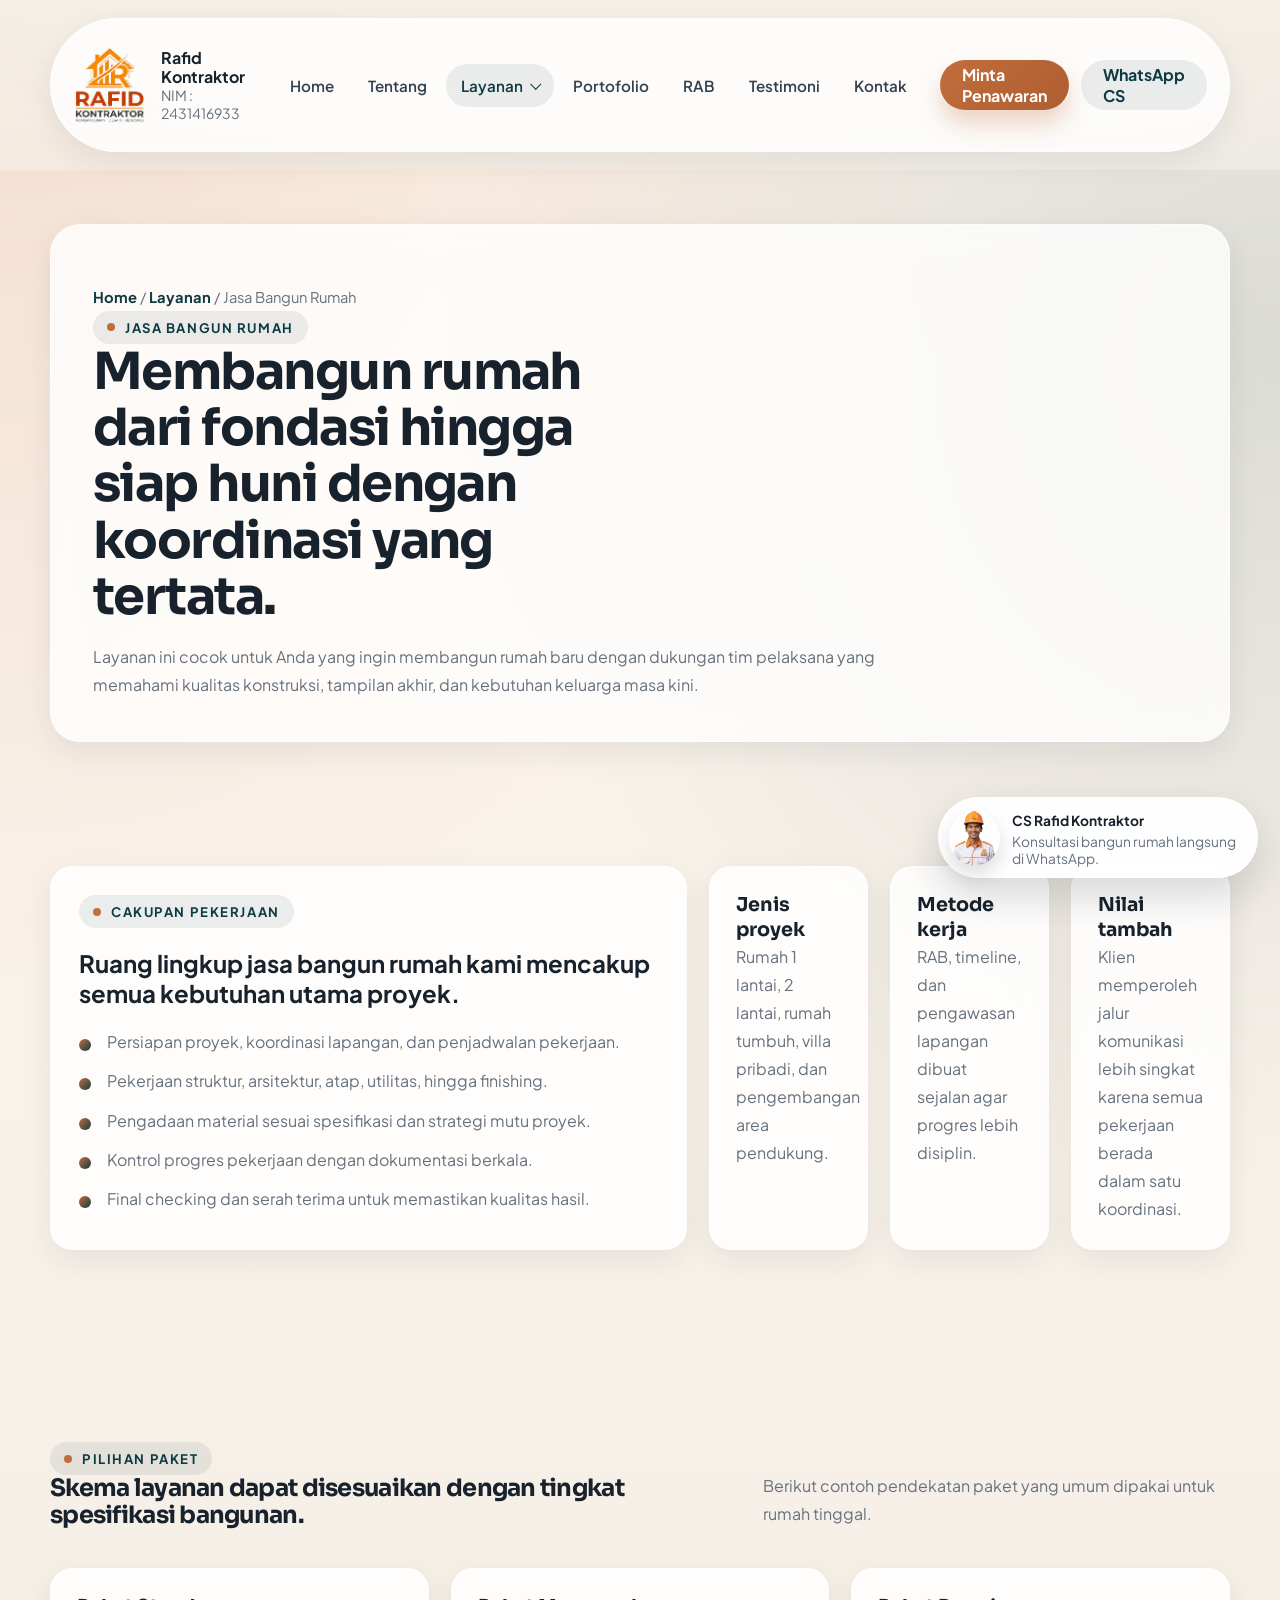
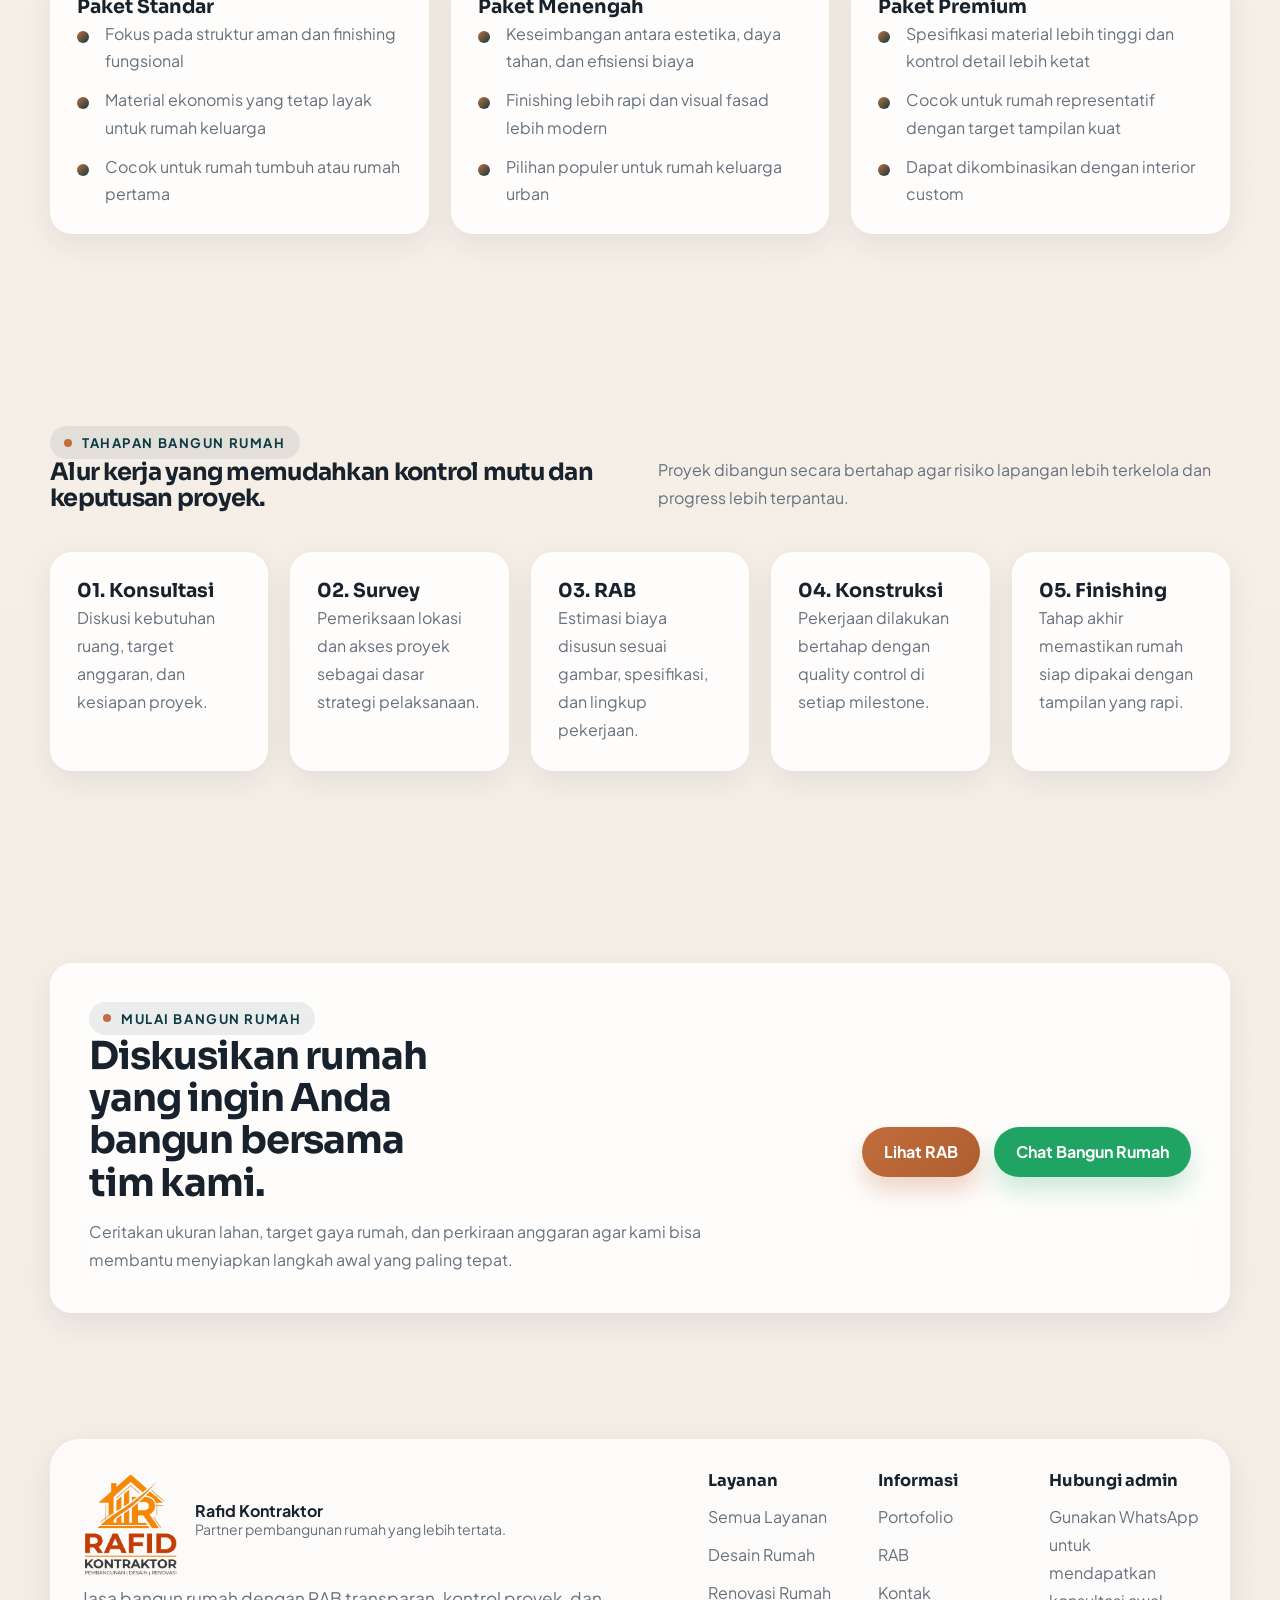
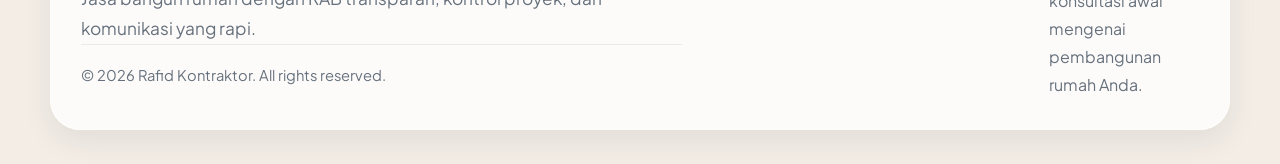
<file: pages/layanan-bangun-rumah.html>
<!DOCTYPE html>
<html lang="id">
  <head>
    <meta charset="UTF-8" />
    <meta name="viewport" content="width=device-width, initial-scale=1.0" />
    <title>Jasa Bangun Rumah | Rafid Kontraktor</title>
    <meta
      name="description"
      content="Layanan jasa bangun rumah oleh Rafid Kontraktor dengan pendekatan modern, RAB transparan, dan alur proyek yang terstruktur."
    />
    <link rel="stylesheet" href="../assets/css/styles.css" />
  </head>
  <body data-page="services">
    <header class="site-header">
      <div class="container">
        <nav class="nav-shell" aria-label="Navigasi utama">
          <a class="brand" href="../index.html">
            <span class="brand-mark">
            <img class="brand-logo" src="../assets/images/rafid.png" alt="Logo Rafid Kontraktor" />
            </span>
            <span class="brand-copy">
              <strong>Rafid Kontraktor</strong>
              <span>NIM : 2431416933</span>
            </span>
          </a>
          <button class="nav-toggle" type="button" aria-label="Buka navigasi" aria-expanded="false" data-nav-toggle></button>
          <div class="main-nav" data-main-nav>
            <ul class="nav-list">
              <li><a class="nav-link" href="../index.html" data-nav="home">Home</a></li>
              <li><a class="nav-link" href="tentang.html" data-nav="about">Tentang</a></li>
              <li class="nav-item--has-dropdown">
                <a class="nav-link" href="layanan.html" data-nav="services">
                  Layanan
                  <span class="nav-arrow" aria-hidden="true"></span>
                </a>
                <div class="dropdown-menu">
                  <a href="layanan.html">
                    Semua Layanan
                    <span>Ringkasan layanan utama dan spesialis.</span>
                  </a>
                  <a href="layanan-desain.html">
                    Desain Rumah
                    <span>Denah, fasad, 3D, dan gambar kerja.</span>
                  </a>
                  <a href="layanan-renovasi.html">
                    Renovasi Rumah
                    <span>Pembaruan fungsi, tampilan, dan struktur.</span>
                  </a>
                </div>
              </li>
              <li><a class="nav-link" href="portofolio.html" data-nav="portfolio" data-nav-parent="gallery">Portofolio</a></li>
              <li><a class="nav-link" href="rab.html" data-nav="pricing">RAB</a></li>
              <li><a class="nav-link" href="testimoni.html" data-nav="testimonials">Testimoni</a></li>
              <li><a class="nav-link" href="kontak.html" data-nav="contact">Kontak</a></li>
            </ul>
            <div class="nav-cta">
              <a class="btn btn-primary" href="kontak.html">Minta Penawaran</a>
              <a class="btn btn-secondary" href="#" data-wa-link>WhatsApp CS</a>
            </div>
          </div>
        </nav>
      </div>
    </header>

    <main>
      <section class="page-hero">
        <div class="container">
          <div class="surface-panel" data-reveal>
            <p class="breadcrumb"><a href="../index.html">Home</a> / <a href="layanan.html">Layanan</a> / Jasa Bangun Rumah</p>
            <span class="eyebrow">Jasa Bangun Rumah</span>
            <h1>Membangun rumah dari fondasi hingga siap huni dengan koordinasi yang tertata.</h1>
            <p>
              Layanan ini cocok untuk Anda yang ingin membangun rumah baru dengan dukungan tim pelaksana yang
              memahami kualitas konstruksi, tampilan akhir, dan kebutuhan keluarga masa kini.
            </p>
          </div>
        </div>
      </section>

      <section class="section-space">
        <div class="container contact-grid">
          <article class="form-panel" data-reveal>
            <span class="eyebrow">Cakupan Pekerjaan</span>
            <h2>Ruang lingkup jasa bangun rumah kami mencakup semua kebutuhan utama proyek.</h2>
            <ul class="check-list">
              <li>Persiapan proyek, koordinasi lapangan, dan penjadwalan pekerjaan.</li>
              <li>Pekerjaan struktur, arsitektur, atap, utilitas, hingga finishing.</li>
              <li>Pengadaan material sesuai spesifikasi dan strategi mutu proyek.</li>
              <li>Kontrol progres pekerjaan dengan dokumentasi berkala.</li>
              <li>Final checking dan serah terima untuk memastikan kualitas hasil.</li>
            </ul>
          </article>

          <aside class="info-grid">
            <article class="info-card" data-reveal>
              <h3>Jenis proyek</h3>
              <p>Rumah 1 lantai, 2 lantai, rumah tumbuh, villa pribadi, dan pengembangan area pendukung.</p>
            </article>
            <article class="info-card" data-reveal>
              <h3>Metode kerja</h3>
              <p>RAB, timeline, dan pengawasan lapangan dibuat sejalan agar progres lebih disiplin.</p>
            </article>
            <article class="info-card" data-reveal>
              <h3>Nilai tambah</h3>
              <p>Klien memperoleh jalur komunikasi lebih singkat karena semua pekerjaan berada dalam satu koordinasi.</p>
            </article>
          </aside>
        </div>
      </section>

      <section class="section-space">
        <div class="container">
          <div class="section-head" data-reveal>
            <div>
              <span class="eyebrow">Pilihan Paket</span>
              <h2>Skema layanan dapat disesuaikan dengan tingkat spesifikasi bangunan.</h2>
            </div>
            <p>Berikut contoh pendekatan paket yang umum dipakai untuk rumah tinggal.</p>
          </div>

          <div class="pricing-grid">
            <article class="pricing-card" data-reveal>
              <h3>Paket Standar</h3>
              <ul class="simple-list">
                <li>Fokus pada struktur aman dan finishing fungsional</li>
                <li>Material ekonomis yang tetap layak untuk rumah keluarga</li>
                <li>Cocok untuk rumah tumbuh atau rumah pertama</li>
              </ul>
            </article>
            <article class="pricing-card" data-reveal>
              <h3>Paket Menengah</h3>
              <ul class="simple-list">
                <li>Keseimbangan antara estetika, daya tahan, dan efisiensi biaya</li>
                <li>Finishing lebih rapi dan visual fasad lebih modern</li>
                <li>Pilihan populer untuk rumah keluarga urban</li>
              </ul>
            </article>
            <article class="pricing-card" data-reveal>
              <h3>Paket Premium</h3>
              <ul class="simple-list">
                <li>Spesifikasi material lebih tinggi dan kontrol detail lebih ketat</li>
                <li>Cocok untuk rumah representatif dengan target tampilan kuat</li>
                <li>Dapat dikombinasikan dengan interior custom</li>
              </ul>
            </article>
          </div>
        </div>
      </section>

      <section class="section-space">
        <div class="container">
          <div class="section-head" data-reveal>
            <div>
              <span class="eyebrow">Tahapan Bangun Rumah</span>
              <h2>Alur kerja yang memudahkan kontrol mutu dan keputusan proyek.</h2>
            </div>
            <p>Proyek dibangun secara bertahap agar risiko lapangan lebih terkelola dan progress lebih terpantau.</p>
          </div>

          <div class="process-grid">
            <article class="process-card" data-reveal>
              <h3>01. Konsultasi</h3>
              <p>Diskusi kebutuhan ruang, target anggaran, dan kesiapan proyek.</p>
            </article>
            <article class="process-card" data-reveal>
              <h3>02. Survey</h3>
              <p>Pemeriksaan lokasi dan akses proyek sebagai dasar strategi pelaksanaan.</p>
            </article>
            <article class="process-card" data-reveal>
              <h3>03. RAB</h3>
              <p>Estimasi biaya disusun sesuai gambar, spesifikasi, dan lingkup pekerjaan.</p>
            </article>
            <article class="process-card" data-reveal>
              <h3>04. Konstruksi</h3>
              <p>Pekerjaan dilakukan bertahap dengan quality control di setiap milestone.</p>
            </article>
            <article class="process-card" data-reveal>
              <h3>05. Finishing</h3>
              <p>Tahap akhir memastikan rumah siap dipakai dengan tampilan yang rapi.</p>
            </article>
          </div>
        </div>
      </section>

      <section class="section-space">
        <div class="container">
          <div class="cta-band" data-reveal>
            <div>
              <span class="eyebrow">Mulai Bangun Rumah</span>
              <h2>Diskusikan rumah yang ingin Anda bangun bersama tim kami.</h2>
              <p>
                Ceritakan ukuran lahan, target gaya rumah, dan perkiraan anggaran agar kami bisa membantu
                menyiapkan langkah awal yang paling tepat.
              </p>
            </div>
            <div class="cta-actions">
              <a class="btn btn-primary" href="rab.html">Lihat RAB</a>
              <a
                class="btn btn-whatsapp"
                href="#"
                data-wa-link
                data-wa-message="Halo Rafid Kontraktor, saya ingin konsultasi jasa bangun rumah."
              >
                Chat Bangun Rumah
              </a>
            </div>
          </div>
        </div>
      </section>
    </main>

    <footer class="site-footer">
      <div class="container">
        <div class="footer-shell surface-panel">
          <div class="footer-brand">
            <div class="brand">
              <span class="brand-mark">
                <img class="brand-logo" src="../assets/images/rafid.png" alt="Logo Rafid Kontraktor" />
              </span>
              <span class="brand-copy">
                <strong>Rafid Kontraktor</strong>
                <span>Partner pembangunan rumah yang lebih tertata.</span>
              </span>
            </div>
            <p class="lead">Jasa bangun rumah dengan RAB transparan, kontrol proyek, dan komunikasi yang rapi.</p>
            <p class="copyright">© <span data-year></span> Rafid Kontraktor. All rights reserved.</p>
          </div>
          <div class="footer-grid">
            <div>
              <h3>Layanan</h3>
              <div class="footer-links">
                <a href="layanan.html">Semua Layanan</a>
                <a href="layanan-desain.html">Desain Rumah</a>
                <a href="layanan-renovasi.html">Renovasi Rumah</a>
              </div>
            </div>
            <div>
              <h3>Informasi</h3>
              <div class="footer-links">
                <a href="portofolio.html">Portofolio</a>
                <a href="rab.html">RAB</a>
                <a href="kontak.html">Kontak</a>
              </div>
            </div>
            <div>
              <h3>Hubungi admin</h3>
              <p>Gunakan WhatsApp untuk mendapatkan konsultasi awal mengenai pembangunan rumah Anda.</p>
            </div>
          </div>
        </div>
      </div>
    </footer>

    <a class="wa-floating" href="#" aria-label="Hubungi customer service via WhatsApp" data-wa-link>
      <img src="../assets/images/cs-avatar.png" alt="Avatar customer service Rafid Kontraktor" />
      <span>
        <strong>CS Rafid Kontraktor</strong>
        <span>Konsultasi bangun rumah langsung di WhatsApp.</span>
      </span>
    </a>

    <script src="../assets/js/main.js"></script>
  </body>
</html>
</file>
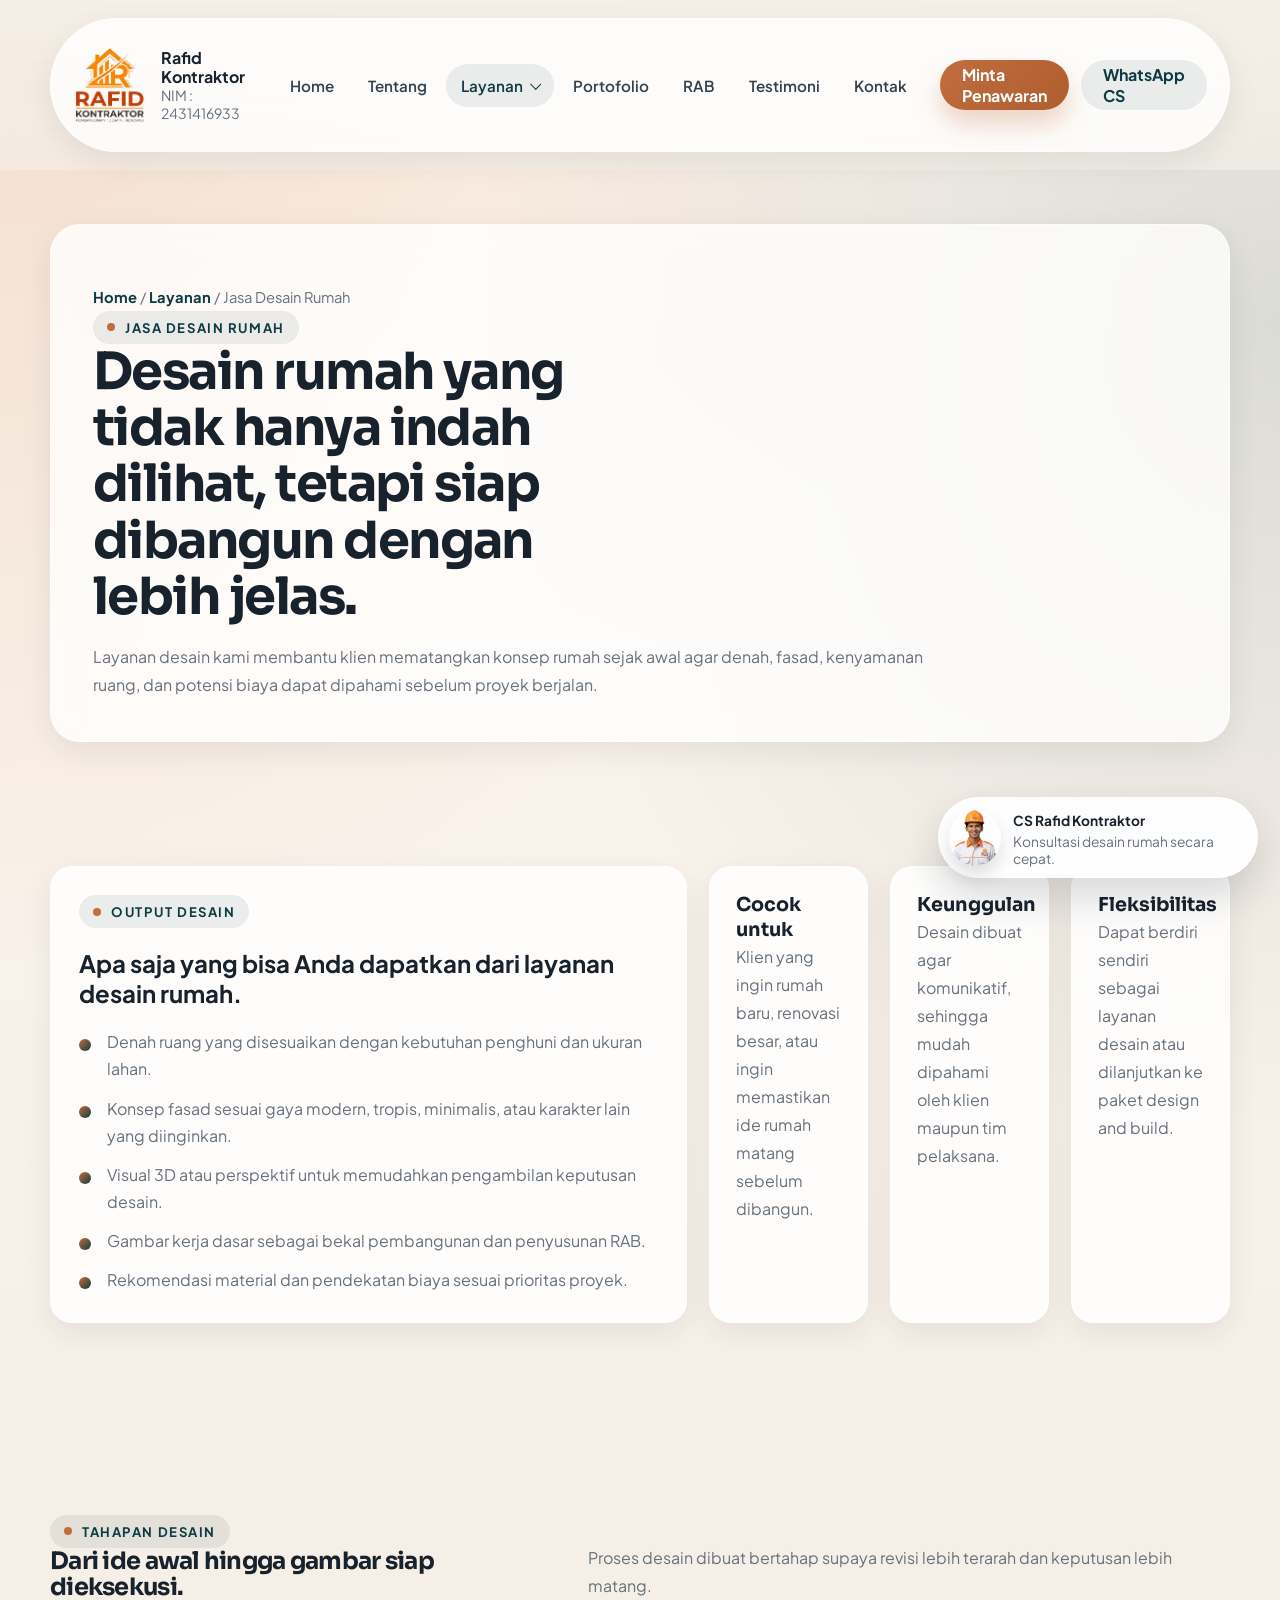
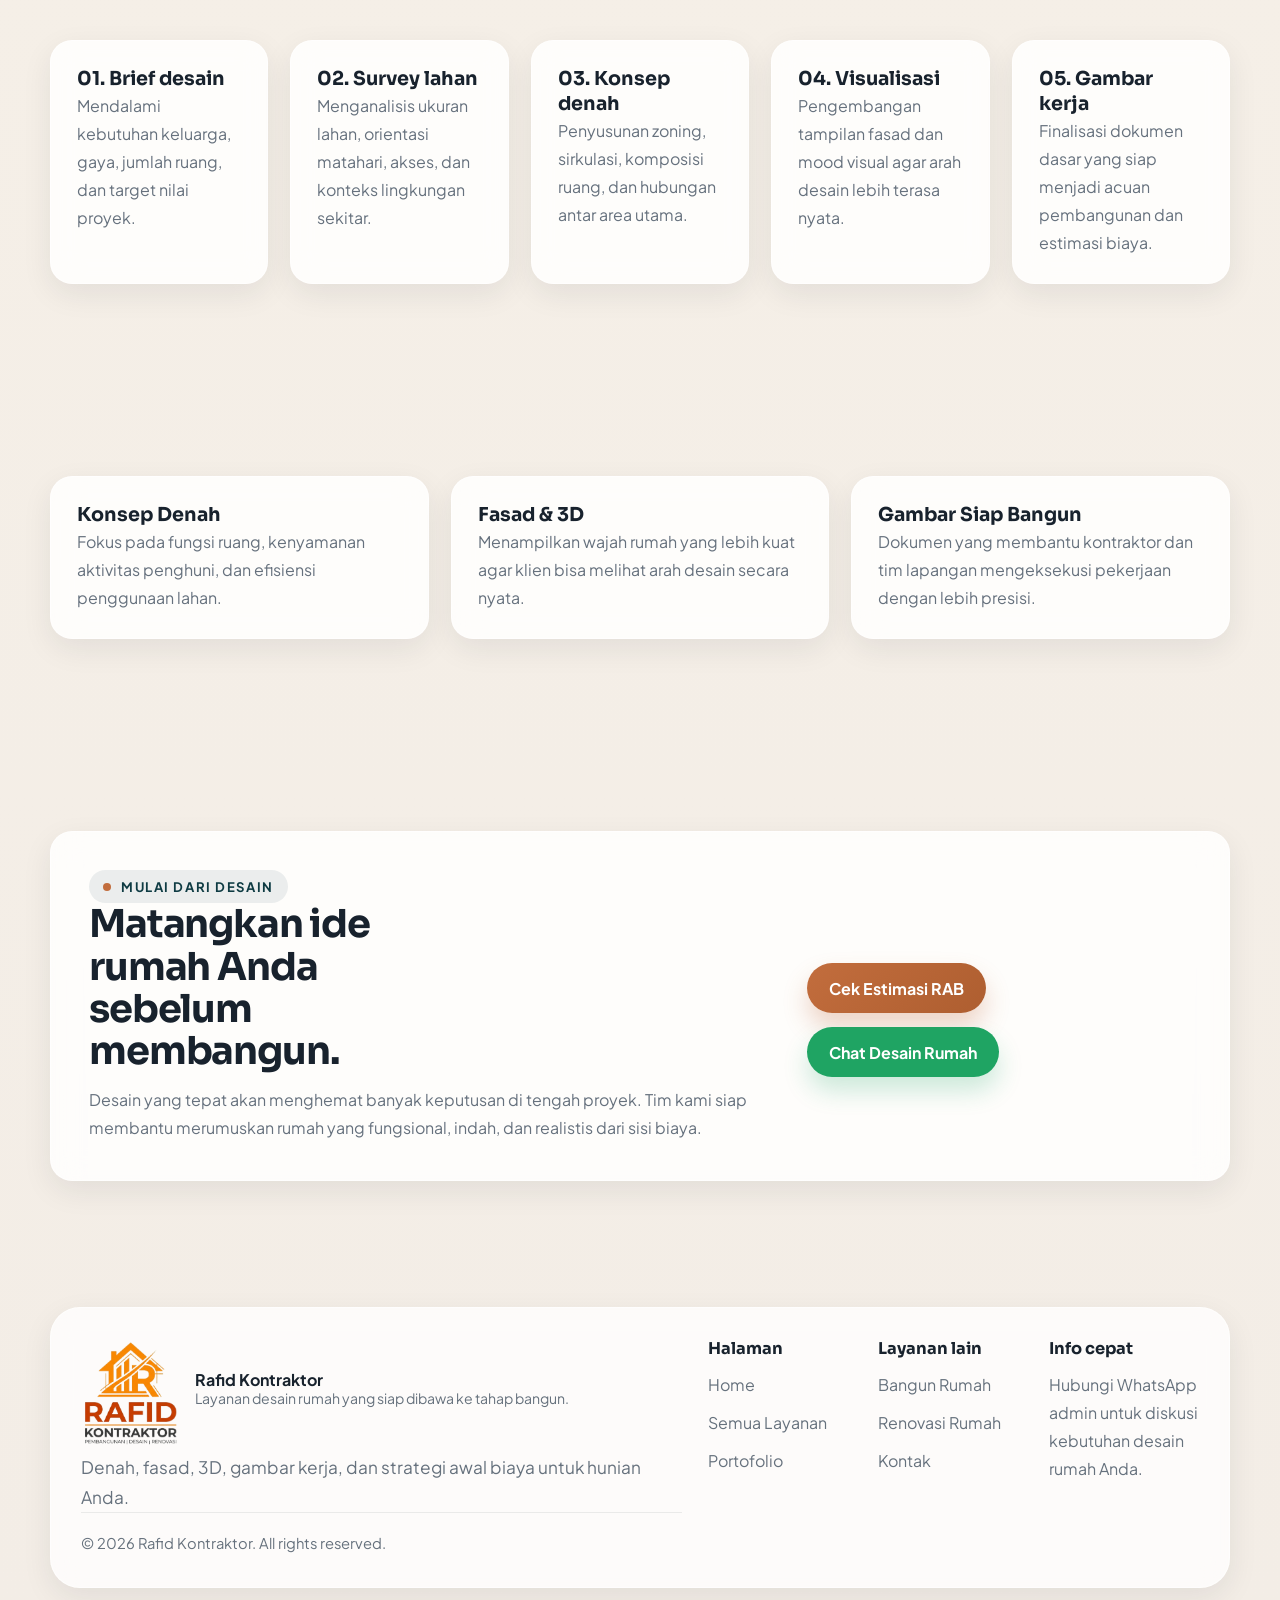
<file: pages/layanan-desain.html>
<!DOCTYPE html>
<html lang="id">
  <head>
    <meta charset="UTF-8" />
    <meta name="viewport" content="width=device-width, initial-scale=1.0" />
    <title>Jasa Desain Rumah | Rafid Kontraktor</title>
    <meta
      name="description"
      content="Layanan jasa desain rumah oleh Rafid Kontraktor meliputi denah, fasad, 3D, gambar kerja, dan estimasi awal untuk proyek hunian."
    />
    <link rel="stylesheet" href="../assets/css/styles.css" />
  </head>
  <body data-page="services">
    <header class="site-header">
      <div class="container">
        <nav class="nav-shell" aria-label="Navigasi utama">
          <a class="brand" href="../index.html">
            <span class="brand-mark">
            <img class="brand-logo" src="../assets/images/rafid.png" alt="Logo Rafid Kontraktor" />
            </span>
            <span class="brand-copy">
              <strong>Rafid Kontraktor</strong>
              <span>NIM : 2431416933</span>
            </span>
          </a>
          <button class="nav-toggle" type="button" aria-label="Buka navigasi" aria-expanded="false" data-nav-toggle></button>
          <div class="main-nav" data-main-nav>
            <ul class="nav-list">
              <li><a class="nav-link" href="../index.html" data-nav="home">Home</a></li>
              <li><a class="nav-link" href="tentang.html" data-nav="about">Tentang</a></li>
              <li class="nav-item--has-dropdown">
                <a class="nav-link" href="layanan.html" data-nav="services">
                  Layanan
                  <span class="nav-arrow" aria-hidden="true"></span>
                </a>
                <div class="dropdown-menu">
                  <a href="layanan.html">
                    Semua Layanan
                    <span>Ringkasan layanan utama dan spesialis.</span>
                  </a>
                  <a href="layanan-bangun-rumah.html">
                    Bangun Rumah
                    <span>Rumah baru dari konsep hingga serah terima.</span>
                  </a>
                  <a href="layanan-renovasi.html">
                    Renovasi Rumah
                    <span>Pembaruan fungsi, tampilan, dan struktur.</span>
                  </a>
                </div>
              </li>
              <li><a class="nav-link" href="portofolio.html" data-nav="portfolio" data-nav-parent="gallery">Portofolio</a></li>
              <li><a class="nav-link" href="rab.html" data-nav="pricing">RAB</a></li>
              <li><a class="nav-link" href="testimoni.html" data-nav="testimonials">Testimoni</a></li>
              <li><a class="nav-link" href="kontak.html" data-nav="contact">Kontak</a></li>
            </ul>
            <div class="nav-cta">
              <a class="btn btn-primary" href="kontak.html">Minta Penawaran</a>
              <a class="btn btn-secondary" href="#" data-wa-link>WhatsApp CS</a>
            </div>
          </div>
        </nav>
      </div>
    </header>

    <main>
      <section class="page-hero">
        <div class="container">
          <div class="surface-panel" data-reveal>
            <p class="breadcrumb"><a href="../index.html">Home</a> / <a href="layanan.html">Layanan</a> / Jasa Desain Rumah</p>
            <span class="eyebrow">Jasa Desain Rumah</span>
            <h1>Desain rumah yang tidak hanya indah dilihat, tetapi siap dibangun dengan lebih jelas.</h1>
            <p>
              Layanan desain kami membantu klien mematangkan konsep rumah sejak awal agar denah, fasad,
              kenyamanan ruang, dan potensi biaya dapat dipahami sebelum proyek berjalan.
            </p>
          </div>
        </div>
      </section>

      <section class="section-space">
        <div class="container contact-grid">
          <article class="form-panel" data-reveal>
            <span class="eyebrow">Output Desain</span>
            <h2>Apa saja yang bisa Anda dapatkan dari layanan desain rumah.</h2>
            <ul class="check-list">
              <li>Denah ruang yang disesuaikan dengan kebutuhan penghuni dan ukuran lahan.</li>
              <li>Konsep fasad sesuai gaya modern, tropis, minimalis, atau karakter lain yang diinginkan.</li>
              <li>Visual 3D atau perspektif untuk memudahkan pengambilan keputusan desain.</li>
              <li>Gambar kerja dasar sebagai bekal pembangunan dan penyusunan RAB.</li>
              <li>Rekomendasi material dan pendekatan biaya sesuai prioritas proyek.</li>
            </ul>
          </article>

          <aside class="info-grid">
            <article class="info-card" data-reveal>
              <h3>Cocok untuk</h3>
              <p>Klien yang ingin rumah baru, renovasi besar, atau ingin memastikan ide rumah matang sebelum dibangun.</p>
            </article>
            <article class="info-card" data-reveal>
              <h3>Keunggulan</h3>
              <p>Desain dibuat agar komunikatif, sehingga mudah dipahami oleh klien maupun tim pelaksana.</p>
            </article>
            <article class="info-card" data-reveal>
              <h3>Fleksibilitas</h3>
              <p>Dapat berdiri sendiri sebagai layanan desain atau dilanjutkan ke paket design and build.</p>
            </article>
          </aside>
        </div>
      </section>

      <section class="section-space">
        <div class="container">
          <div class="section-head" data-reveal>
            <div>
              <span class="eyebrow">Tahapan Desain</span>
              <h2>Dari ide awal hingga gambar siap dieksekusi.</h2>
            </div>
            <p>Proses desain dibuat bertahap supaya revisi lebih terarah dan keputusan lebih matang.</p>
          </div>

          <div class="process-grid">
            <article class="process-card" data-reveal>
              <h3>01. Brief desain</h3>
              <p>Mendalami kebutuhan keluarga, gaya, jumlah ruang, dan target nilai proyek.</p>
            </article>
            <article class="process-card" data-reveal>
              <h3>02. Survey lahan</h3>
              <p>Menganalisis ukuran lahan, orientasi matahari, akses, dan konteks lingkungan sekitar.</p>
            </article>
            <article class="process-card" data-reveal>
              <h3>03. Konsep denah</h3>
              <p>Penyusunan zoning, sirkulasi, komposisi ruang, dan hubungan antar area utama.</p>
            </article>
            <article class="process-card" data-reveal>
              <h3>04. Visualisasi</h3>
              <p>Pengembangan tampilan fasad dan mood visual agar arah desain lebih terasa nyata.</p>
            </article>
            <article class="process-card" data-reveal>
              <h3>05. Gambar kerja</h3>
              <p>Finalisasi dokumen dasar yang siap menjadi acuan pembangunan dan estimasi biaya.</p>
            </article>
          </div>
        </div>
      </section>

      <section class="section-space">
        <div class="container">
          <div class="pricing-grid">
            <article class="pricing-card" data-reveal>
              <h3>Konsep Denah</h3>
              <p>Fokus pada fungsi ruang, kenyamanan aktivitas penghuni, dan efisiensi penggunaan lahan.</p>
            </article>
            <article class="pricing-card" data-reveal>
              <h3>Fasad & 3D</h3>
              <p>Menampilkan wajah rumah yang lebih kuat agar klien bisa melihat arah desain secara nyata.</p>
            </article>
            <article class="pricing-card" data-reveal>
              <h3>Gambar Siap Bangun</h3>
              <p>Dokumen yang membantu kontraktor dan tim lapangan mengeksekusi pekerjaan dengan lebih presisi.</p>
            </article>
          </div>
        </div>
      </section>

      <section class="section-space">
        <div class="container">
          <div class="cta-band" data-reveal>
            <div>
              <span class="eyebrow">Mulai Dari Desain</span>
              <h2>Matangkan ide rumah Anda sebelum membangun.</h2>
              <p>
                Desain yang tepat akan menghemat banyak keputusan di tengah proyek. Tim kami siap membantu
                merumuskan rumah yang fungsional, indah, dan realistis dari sisi biaya.
              </p>
            </div>
            <div class="cta-actions">
              <a class="btn btn-primary" href="rab.html">Cek Estimasi RAB</a>
              <a
                class="btn btn-whatsapp"
                href="#"
                data-wa-link
                data-wa-message="Halo Rafid Kontraktor, saya ingin konsultasi jasa desain rumah."
              >
                Chat Desain Rumah
              </a>
            </div>
          </div>
        </div>
      </section>
    </main>

    <footer class="site-footer">
      <div class="container">
        <div class="footer-shell surface-panel">
          <div class="footer-brand">
            <div class="brand">
              <span class="brand-mark">
                <img class="brand-logo" src="../assets/images/rafid.png" alt="Logo Rafid Kontraktor" />
              </span>
              <span class="brand-copy">
                <strong>Rafid Kontraktor</strong>
                <span>Layanan desain rumah yang siap dibawa ke tahap bangun.</span>
              </span>
            </div>
            <p class="lead">Denah, fasad, 3D, gambar kerja, dan strategi awal biaya untuk hunian Anda.</p>
            <p class="copyright">© <span data-year></span> Rafid Kontraktor. All rights reserved.</p>
          </div>
          <div class="footer-grid">
            <div>
              <h3>Halaman</h3>
              <div class="footer-links">
                <a href="../index.html">Home</a>
                <a href="layanan.html">Semua Layanan</a>
                <a href="portofolio.html">Portofolio</a>
              </div>
            </div>
            <div>
              <h3>Layanan lain</h3>
              <div class="footer-links">
                <a href="layanan-bangun-rumah.html">Bangun Rumah</a>
                <a href="layanan-renovasi.html">Renovasi Rumah</a>
                <a href="kontak.html">Kontak</a>
              </div>
            </div>
            <div>
              <h3>Info cepat</h3>
              <p>Hubungi WhatsApp admin untuk diskusi kebutuhan desain rumah Anda.</p>
            </div>
          </div>
        </div>
      </div>
    </footer>

    <a class="wa-floating" href="#" aria-label="Hubungi customer service via WhatsApp" data-wa-link>
      <img src="../assets/images/cs-avatar.png" alt="Avatar customer service Rafid Kontraktor" />
      <span>
        <strong>CS Rafid Kontraktor</strong>
        <span>Konsultasi desain rumah secara cepat.</span>
      </span>
    </a>

    <script src="../assets/js/main.js"></script>
  </body>
</html>
</file>
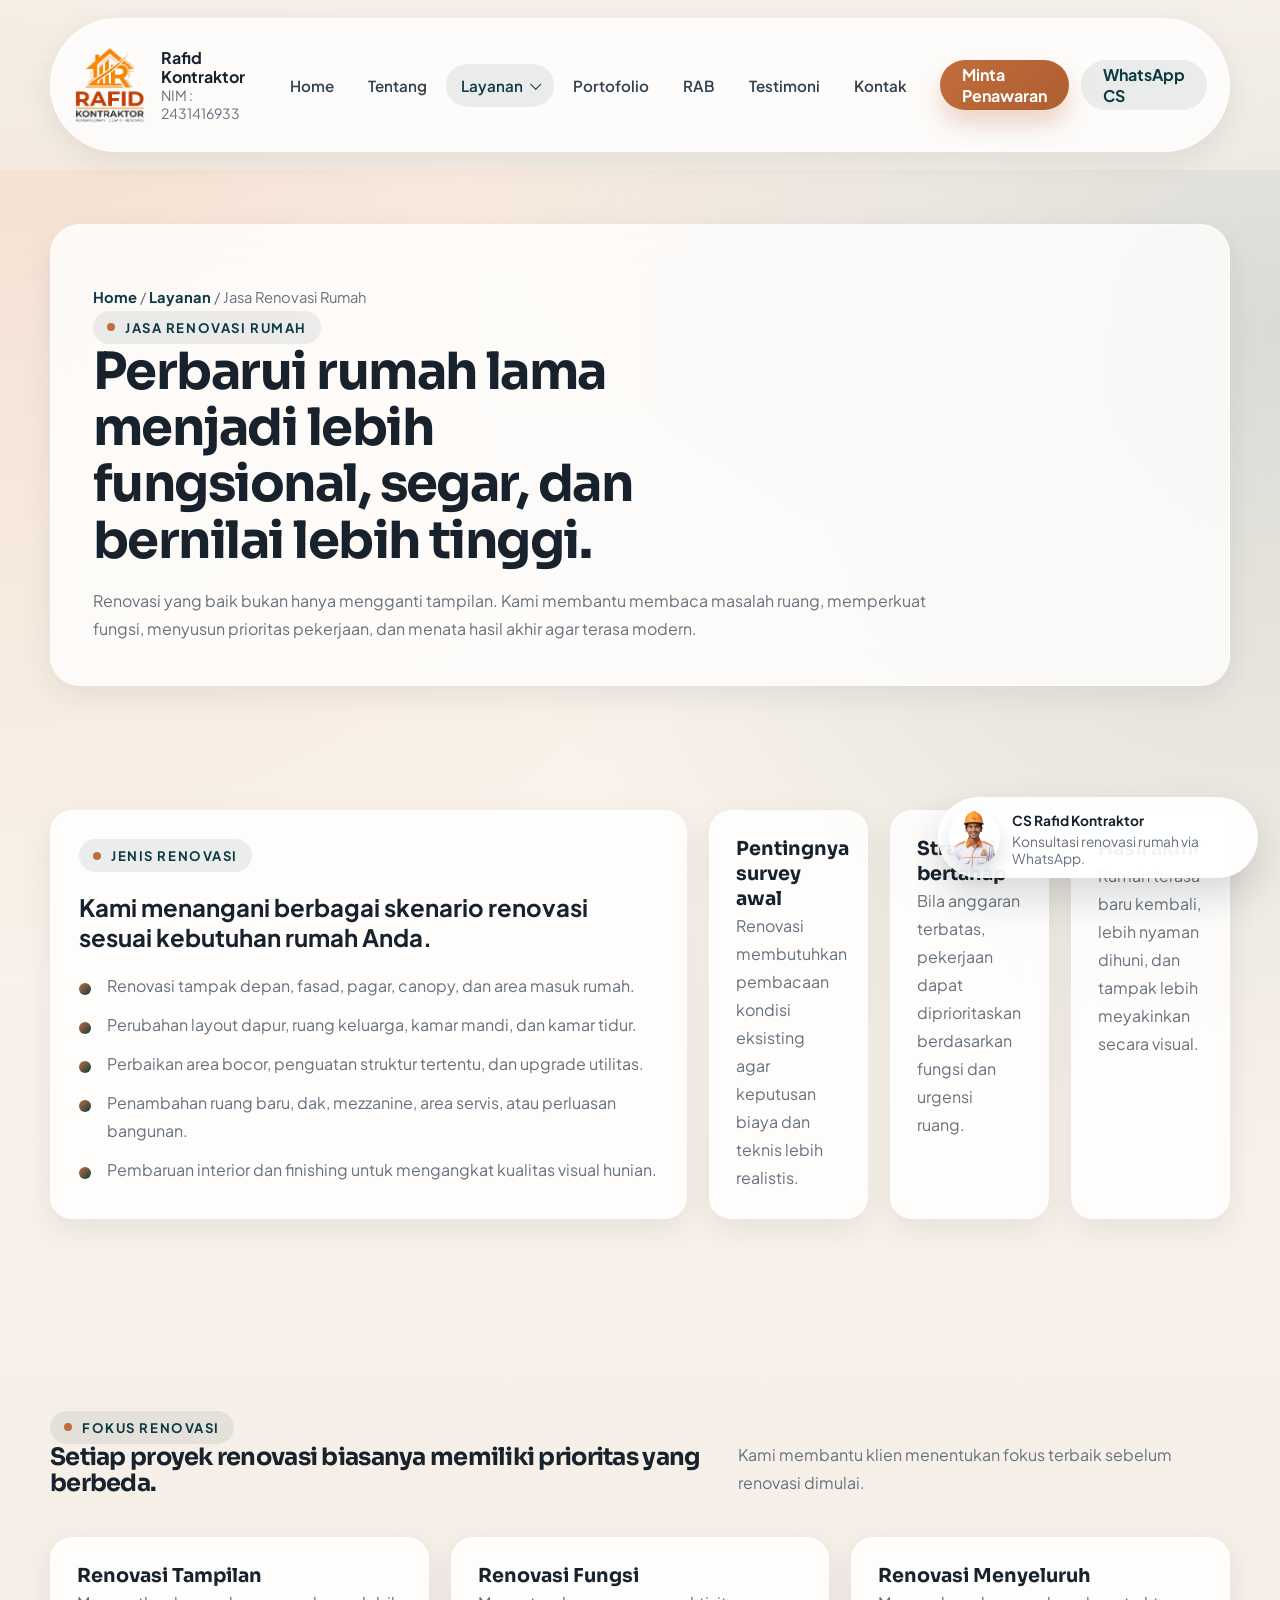
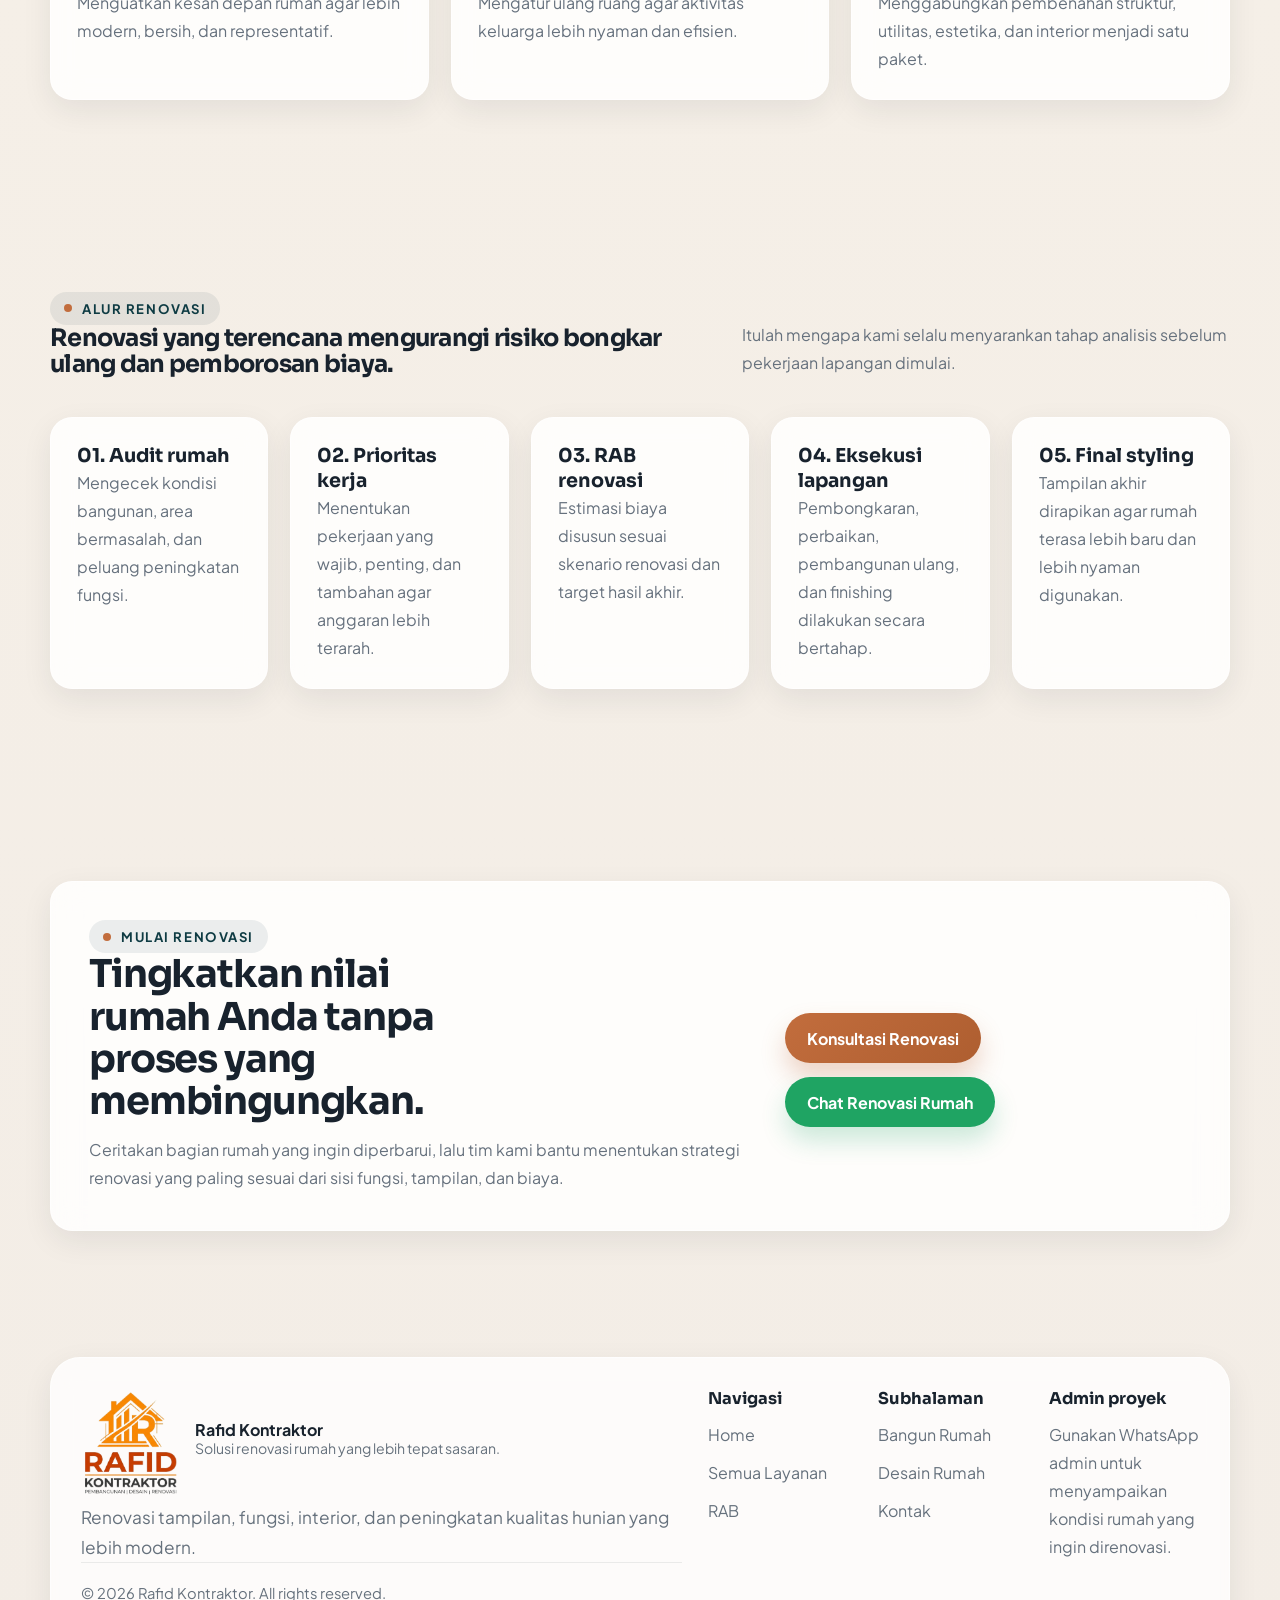
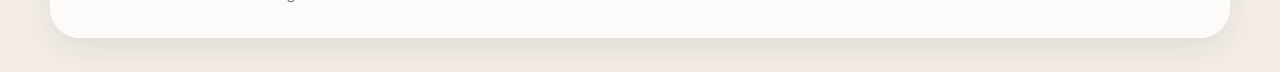
<file: pages/layanan-renovasi.html>
<!DOCTYPE html>
<html lang="id">
  <head>
    <meta charset="UTF-8" />
    <meta name="viewport" content="width=device-width, initial-scale=1.0" />
    <title>Jasa Renovasi Rumah | Rafid Kontraktor</title>
    <meta
      name="description"
      content="Layanan jasa renovasi rumah oleh Rafid Kontraktor untuk pembaruan tampilan, fungsi ruang, struktur, interior, dan pengembangan area rumah."
    />
    <link rel="stylesheet" href="../assets/css/styles.css" />
  </head>
  <body data-page="services">
    <header class="site-header">
      <div class="container">
        <nav class="nav-shell" aria-label="Navigasi utama">
          <a class="brand" href="../index.html">
            <span class="brand-mark">
              <img class="brand-logo" src="../assets/images/rafid.png" alt="Logo Rafid Kontraktor" />
            </span>
            <span class="brand-copy">
              <strong>Rafid Kontraktor</strong>
              <span>NIM : 2431416933</span>
            </span>
          </a>
          <button class="nav-toggle" type="button" aria-label="Buka navigasi" aria-expanded="false" data-nav-toggle></button>
          <div class="main-nav" data-main-nav>
            <ul class="nav-list">
              <li><a class="nav-link" href="../index.html" data-nav="home">Home</a></li>
              <li><a class="nav-link" href="tentang.html" data-nav="about">Tentang</a></li>
              <li class="nav-item--has-dropdown">
                <a class="nav-link" href="layanan.html" data-nav="services">
                  Layanan
                  <span class="nav-arrow" aria-hidden="true"></span>
                </a>
                <div class="dropdown-menu">
                  <a href="layanan.html">
                    Semua Layanan
                    <span>Ringkasan layanan utama dan spesialis.</span>
                  </a>
                  <a href="layanan-bangun-rumah.html">
                    Bangun Rumah
                    <span>Rumah baru dari konsep hingga serah terima.</span>
                  </a>
                  <a href="layanan-desain.html">
                    Desain Rumah
                    <span>Denah, fasad, 3D, dan gambar kerja.</span>
                  </a>
                </div>
              </li>
              <li><a class="nav-link" href="portofolio.html" data-nav="portfolio" data-nav-parent="gallery">Portofolio</a></li>
              <li><a class="nav-link" href="rab.html" data-nav="pricing">RAB</a></li>
              <li><a class="nav-link" href="testimoni.html" data-nav="testimonials">Testimoni</a></li>
              <li><a class="nav-link" href="kontak.html" data-nav="contact">Kontak</a></li>
            </ul>
            <div class="nav-cta">
              <a class="btn btn-primary" href="kontak.html">Minta Penawaran</a>
              <a class="btn btn-secondary" href="#" data-wa-link>WhatsApp CS</a>
            </div>
          </div>
        </nav>
      </div>
    </header>

    <main>
      <section class="page-hero">
        <div class="container">
          <div class="surface-panel" data-reveal>
            <p class="breadcrumb"><a href="../index.html">Home</a> / <a href="layanan.html">Layanan</a> / Jasa Renovasi Rumah</p>
            <span class="eyebrow">Jasa Renovasi Rumah</span>
            <h1>Perbarui rumah lama menjadi lebih fungsional, segar, dan bernilai lebih tinggi.</h1>
            <p>
              Renovasi yang baik bukan hanya mengganti tampilan. Kami membantu membaca masalah ruang,
              memperkuat fungsi, menyusun prioritas pekerjaan, dan menata hasil akhir agar terasa modern.
            </p>
          </div>
        </div>
      </section>

      <section class="section-space">
        <div class="container contact-grid">
          <article class="form-panel" data-reveal>
            <span class="eyebrow">Jenis Renovasi</span>
            <h2>Kami menangani berbagai skenario renovasi sesuai kebutuhan rumah Anda.</h2>
            <ul class="check-list">
              <li>Renovasi tampak depan, fasad, pagar, canopy, dan area masuk rumah.</li>
              <li>Perubahan layout dapur, ruang keluarga, kamar mandi, dan kamar tidur.</li>
              <li>Perbaikan area bocor, penguatan struktur tertentu, dan upgrade utilitas.</li>
              <li>Penambahan ruang baru, dak, mezzanine, area servis, atau perluasan bangunan.</li>
              <li>Pembaruan interior dan finishing untuk mengangkat kualitas visual hunian.</li>
            </ul>
          </article>

          <aside class="info-grid">
            <article class="info-card" data-reveal>
              <h3>Pentingnya survey awal</h3>
              <p>Renovasi membutuhkan pembacaan kondisi eksisting agar keputusan biaya dan teknis lebih realistis.</p>
            </article>
            <article class="info-card" data-reveal>
              <h3>Strategi bertahap</h3>
              <p>Bila anggaran terbatas, pekerjaan dapat diprioritaskan berdasarkan fungsi dan urgensi ruang.</p>
            </article>
            <article class="info-card" data-reveal>
              <h3>Hasil akhir</h3>
              <p>Rumah terasa baru kembali, lebih nyaman dihuni, dan tampak lebih meyakinkan secara visual.</p>
            </article>
          </aside>
        </div>
      </section>

      <section class="section-space">
        <div class="container">
          <div class="section-head" data-reveal>
            <div>
              <span class="eyebrow">Fokus Renovasi</span>
              <h2>Setiap proyek renovasi biasanya memiliki prioritas yang berbeda.</h2>
            </div>
            <p>Kami membantu klien menentukan fokus terbaik sebelum renovasi dimulai.</p>
          </div>

          <div class="pricing-grid">
            <article class="pricing-card" data-reveal>
              <h3>Renovasi Tampilan</h3>
              <p>Menguatkan kesan depan rumah agar lebih modern, bersih, dan representatif.</p>
            </article>
            <article class="pricing-card" data-reveal>
              <h3>Renovasi Fungsi</h3>
              <p>Mengatur ulang ruang agar aktivitas keluarga lebih nyaman dan efisien.</p>
            </article>
            <article class="pricing-card" data-reveal>
              <h3>Renovasi Menyeluruh</h3>
              <p>Menggabungkan pembenahan struktur, utilitas, estetika, dan interior menjadi satu paket.</p>
            </article>
          </div>
        </div>
      </section>

      <section class="section-space">
        <div class="container">
          <div class="section-head" data-reveal>
            <div>
              <span class="eyebrow">Alur Renovasi</span>
              <h2>Renovasi yang terencana mengurangi risiko bongkar ulang dan pemborosan biaya.</h2>
            </div>
            <p>Itulah mengapa kami selalu menyarankan tahap analisis sebelum pekerjaan lapangan dimulai.</p>
          </div>

          <div class="process-grid">
            <article class="process-card" data-reveal>
              <h3>01. Audit rumah</h3>
              <p>Mengecek kondisi bangunan, area bermasalah, dan peluang peningkatan fungsi.</p>
            </article>
            <article class="process-card" data-reveal>
              <h3>02. Prioritas kerja</h3>
              <p>Menentukan pekerjaan yang wajib, penting, dan tambahan agar anggaran lebih terarah.</p>
            </article>
            <article class="process-card" data-reveal>
              <h3>03. RAB renovasi</h3>
              <p>Estimasi biaya disusun sesuai skenario renovasi dan target hasil akhir.</p>
            </article>
            <article class="process-card" data-reveal>
              <h3>04. Eksekusi lapangan</h3>
              <p>Pembongkaran, perbaikan, pembangunan ulang, dan finishing dilakukan secara bertahap.</p>
            </article>
            <article class="process-card" data-reveal>
              <h3>05. Final styling</h3>
              <p>Tampilan akhir dirapikan agar rumah terasa lebih baru dan lebih nyaman digunakan.</p>
            </article>
          </div>
        </div>
      </section>

      <section class="section-space">
        <div class="container">
          <div class="cta-band" data-reveal>
            <div>
              <span class="eyebrow">Mulai Renovasi</span>
              <h2>Tingkatkan nilai rumah Anda tanpa proses yang membingungkan.</h2>
              <p>
                Ceritakan bagian rumah yang ingin diperbarui, lalu tim kami bantu menentukan strategi
                renovasi yang paling sesuai dari sisi fungsi, tampilan, dan biaya.
              </p>
            </div>
            <div class="cta-actions">
              <a class="btn btn-primary" href="kontak.html">Konsultasi Renovasi</a>
              <a
                class="btn btn-whatsapp"
                href="#"
                data-wa-link
                data-wa-message="Halo Rafid Kontraktor, saya ingin konsultasi renovasi rumah."
              >
                Chat Renovasi Rumah
              </a>
            </div>
          </div>
        </div>
      </section>
    </main>

    <footer class="site-footer">
      <div class="container">
        <div class="footer-shell surface-panel">
          <div class="footer-brand">
            <div class="brand">
              <span class="brand-mark">
                <img class="brand-logo" src="../assets/images/rafid.png" alt="Logo Rafid Kontraktor" />
              </span>
              <span class="brand-copy">
                <strong>Rafid Kontraktor</strong>
                <span>Solusi renovasi rumah yang lebih tepat sasaran.</span>
              </span>
            </div>
            <p class="lead">Renovasi tampilan, fungsi, interior, dan peningkatan kualitas hunian yang lebih modern.</p>
            <p class="copyright">© <span data-year></span> Rafid Kontraktor. All rights reserved.</p>
          </div>
          <div class="footer-grid">
            <div>
              <h3>Navigasi</h3>
              <div class="footer-links">
                <a href="../index.html">Home</a>
                <a href="layanan.html">Semua Layanan</a>
                <a href="rab.html">RAB</a>
              </div>
            </div>
            <div>
              <h3>Subhalaman</h3>
              <div class="footer-links">
                <a href="layanan-bangun-rumah.html">Bangun Rumah</a>
                <a href="layanan-desain.html">Desain Rumah</a>
                <a href="kontak.html">Kontak</a>
              </div>
            </div>
            <div>
              <h3>Admin proyek</h3>
              <p>Gunakan WhatsApp admin untuk menyampaikan kondisi rumah yang ingin direnovasi.</p>
            </div>
          </div>
        </div>
      </div>
    </footer>

    <a class="wa-floating" href="#" aria-label="Hubungi customer service via WhatsApp" data-wa-link>
      <img src="../assets/images/cs-avatar.png" alt="Avatar customer service Rafid Kontraktor" />
      <span>
        <strong>CS Rafid Kontraktor</strong>
        <span>Konsultasi renovasi rumah via WhatsApp.</span>
      </span>
    </a>

    <script src="../assets/js/main.js"></script>
  </body>
</html>
</file>
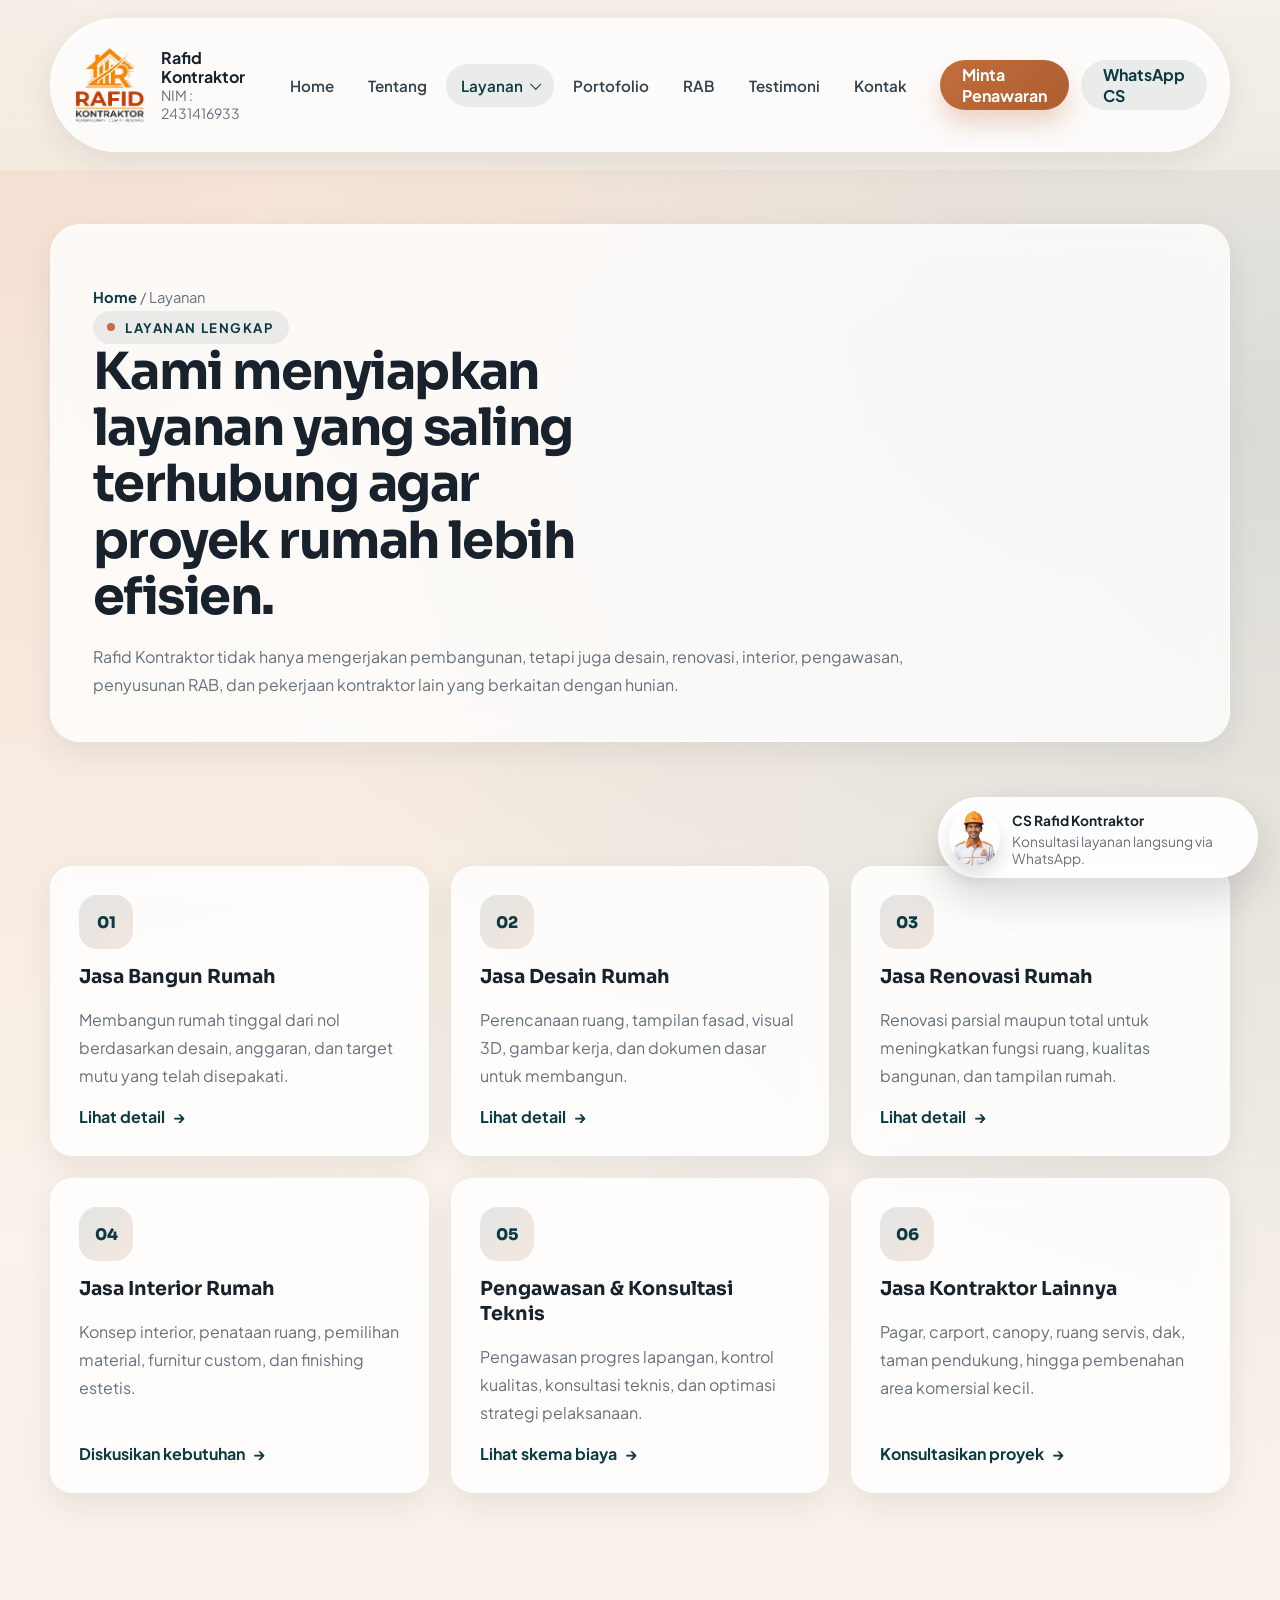
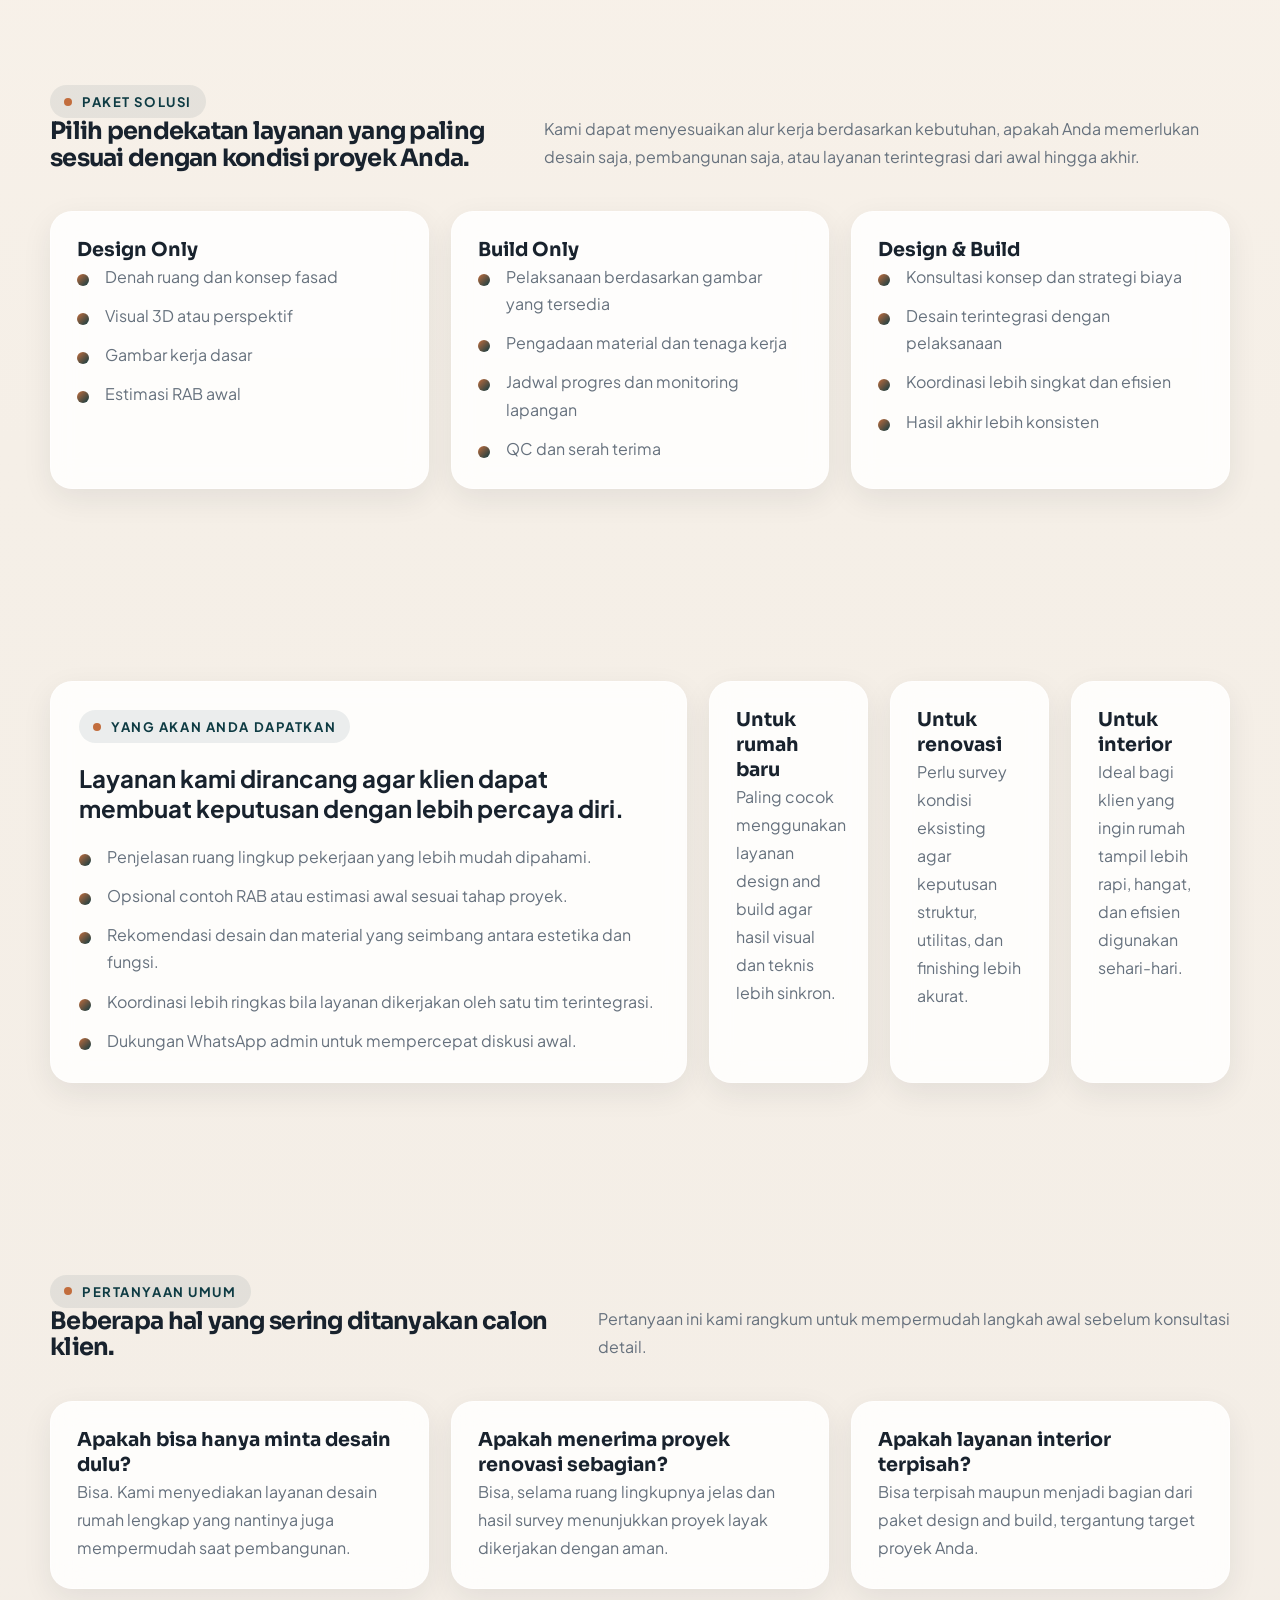
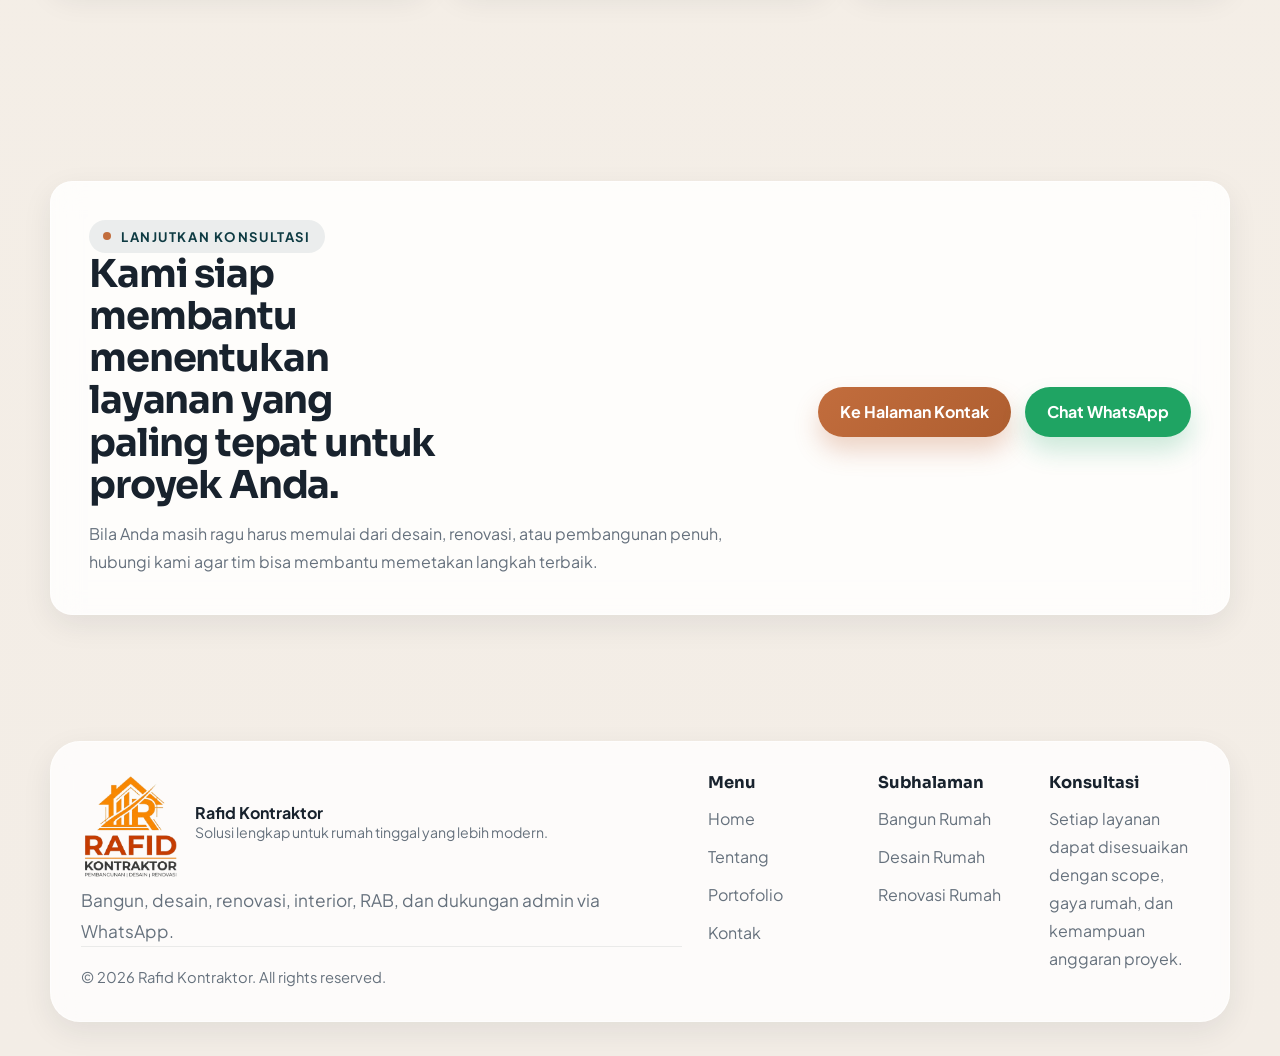
<file: pages/layanan.html>
<!DOCTYPE html>
<html lang="id">
  <head>
    <meta charset="UTF-8" />
    <meta name="viewport" content="width=device-width, initial-scale=1.0" />
    <title>Layanan Rafid Kontraktor | Bangun, Desain, Renovasi, Interior</title>
    <meta
      name="description"
      content="Lihat layanan lengkap Rafid Kontraktor untuk bangun rumah, desain rumah, renovasi, interior rumah, pengawasan proyek, dan penyusunan RAB."
    />
    <link rel="stylesheet" href="../assets/css/styles.css" />
  </head>
  <body data-page="services">
    <header class="site-header">
      <div class="container">
        <nav class="nav-shell" aria-label="Navigasi utama">
          <a class="brand" href="../index.html">
            <span class="brand-mark">
            <img class="brand-logo" src="../assets/images/rafid.png" alt="Logo Rafid Kontraktor" />
            </span>
            <span class="brand-copy">
              <strong>Rafid Kontraktor</strong>
              <span>NIM : 2431416933</span>
            </span>
          </a>
          <button class="nav-toggle" type="button" aria-label="Buka navigasi" aria-expanded="false" data-nav-toggle></button>
          <div class="main-nav" data-main-nav>
            <ul class="nav-list">
              <li><a class="nav-link" href="../index.html" data-nav="home">Home</a></li>
              <li><a class="nav-link" href="tentang.html" data-nav="about">Tentang</a></li>
              <li class="nav-item--has-dropdown">
                <a class="nav-link" href="layanan.html" data-nav="services">
                  Layanan
                  <span class="nav-arrow" aria-hidden="true"></span>
                </a>
                <div class="dropdown-menu">
                  <a href="layanan-bangun-rumah.html">
                    Bangun Rumah
                    <span>Rumah baru dari konsep hingga serah terima.</span>
                  </a>
                  <a href="layanan-desain.html">
                    Desain Rumah
                    <span>Denah, fasad, 3D, dan gambar kerja.</span>
                  </a>
                  <a href="layanan-renovasi.html">
                    Renovasi Rumah
                    <span>Pembaruan fungsi, tampilan, dan struktur.</span>
                  </a>
                </div>
              </li>
              <li><a class="nav-link" href="portofolio.html" data-nav="portfolio" data-nav-parent="gallery">Portofolio</a></li>
              <li><a class="nav-link" href="rab.html" data-nav="pricing">RAB</a></li>
              <li><a class="nav-link" href="testimoni.html" data-nav="testimonials">Testimoni</a></li>
              <li><a class="nav-link" href="kontak.html" data-nav="contact">Kontak</a></li>
            </ul>
            <div class="nav-cta">
              <a class="btn btn-primary" href="kontak.html">Minta Penawaran</a>
              <a class="btn btn-secondary" href="#" data-wa-link>WhatsApp CS</a>
            </div>
          </div>
        </nav>
      </div>
    </header>

    <main>
      <section class="page-hero">
        <div class="container">
          <div class="surface-panel" data-reveal>
            <p class="breadcrumb"><a href="../index.html">Home</a> / Layanan</p>
            <span class="eyebrow">Layanan Lengkap</span>
            <h1>Kami menyiapkan layanan yang saling terhubung agar proyek rumah lebih efisien.</h1>
            <p>
              Rafid Kontraktor tidak hanya mengerjakan pembangunan, tetapi juga desain, renovasi, interior,
              pengawasan, penyusunan RAB, dan pekerjaan kontraktor lain yang berkaitan dengan hunian.
            </p>
          </div>
        </div>
      </section>

      <section class="section-space">
        <div class="container">
          <div class="service-grid">
            <article class="service-card" data-reveal>
              <span class="service-icon">01</span>
              <h3>Jasa Bangun Rumah</h3>
              <p>Membangun rumah tinggal dari nol berdasarkan desain, anggaran, dan target mutu yang telah disepakati.</p>
              <a class="card-link" href="layanan-bangun-rumah.html">Lihat detail</a>
            </article>
            <article class="service-card" data-reveal>
              <span class="service-icon">02</span>
              <h3>Jasa Desain Rumah</h3>
              <p>Perencanaan ruang, tampilan fasad, visual 3D, gambar kerja, dan dokumen dasar untuk membangun.</p>
              <a class="card-link" href="layanan-desain.html">Lihat detail</a>
            </article>
            <article class="service-card" data-reveal>
              <span class="service-icon">03</span>
              <h3>Jasa Renovasi Rumah</h3>
              <p>Renovasi parsial maupun total untuk meningkatkan fungsi ruang, kualitas bangunan, dan tampilan rumah.</p>
              <a class="card-link" href="layanan-renovasi.html">Lihat detail</a>
            </article>
            <article class="service-card" data-reveal>
              <span class="service-icon">04</span>
              <h3>Jasa Interior Rumah</h3>
              <p>Konsep interior, penataan ruang, pemilihan material, furnitur custom, dan finishing estetis.</p>
              <a class="card-link" href="kontak.html">Diskusikan kebutuhan</a>
            </article>
            <article class="service-card" data-reveal>
              <span class="service-icon">05</span>
              <h3>Pengawasan & Konsultasi Teknis</h3>
              <p>Pengawasan progres lapangan, kontrol kualitas, konsultasi teknis, dan optimasi strategi pelaksanaan.</p>
              <a class="card-link" href="rab.html">Lihat skema biaya</a>
            </article>
            <article class="service-card" data-reveal>
              <span class="service-icon">06</span>
              <h3>Jasa Kontraktor Lainnya</h3>
              <p>Pagar, carport, canopy, ruang servis, dak, taman pendukung, hingga pembenahan area komersial kecil.</p>
              <a class="card-link" href="kontak.html">Konsultasikan proyek</a>
            </article>
          </div>
        </div>
      </section>

      <section class="section-space">
        <div class="container">
          <div class="section-head" data-reveal>
            <div>
              <span class="eyebrow">Paket Solusi</span>
              <h2>Pilih pendekatan layanan yang paling sesuai dengan kondisi proyek Anda.</h2>
            </div>
            <p>
              Kami dapat menyesuaikan alur kerja berdasarkan kebutuhan, apakah Anda memerlukan desain saja,
              pembangunan saja, atau layanan terintegrasi dari awal hingga akhir.
            </p>
          </div>

          <div class="pricing-grid">
            <article class="pricing-card" data-reveal>
              <h3>Design Only</h3>
              <ul class="simple-list">
                <li>Denah ruang dan konsep fasad</li>
                <li>Visual 3D atau perspektif</li>
                <li>Gambar kerja dasar</li>
                <li>Estimasi RAB awal</li>
              </ul>
            </article>
            <article class="pricing-card" data-reveal>
              <h3>Build Only</h3>
              <ul class="simple-list">
                <li>Pelaksanaan berdasarkan gambar yang tersedia</li>
                <li>Pengadaan material dan tenaga kerja</li>
                <li>Jadwal progres dan monitoring lapangan</li>
                <li>QC dan serah terima</li>
              </ul>
            </article>
            <article class="pricing-card" data-reveal>
              <h3>Design & Build</h3>
              <ul class="simple-list">
                <li>Konsultasi konsep dan strategi biaya</li>
                <li>Desain terintegrasi dengan pelaksanaan</li>
                <li>Koordinasi lebih singkat dan efisien</li>
                <li>Hasil akhir lebih konsisten</li>
              </ul>
            </article>
          </div>
        </div>
      </section>

      <section class="section-space">
        <div class="container contact-grid">
          <article class="form-panel" data-reveal>
            <span class="eyebrow">Yang Akan Anda Dapatkan</span>
            <h2>Layanan kami dirancang agar klien dapat membuat keputusan dengan lebih percaya diri.</h2>
            <ul class="check-list">
              <li>Penjelasan ruang lingkup pekerjaan yang lebih mudah dipahami.</li>
              <li>Opsional contoh RAB atau estimasi awal sesuai tahap proyek.</li>
              <li>Rekomendasi desain dan material yang seimbang antara estetika dan fungsi.</li>
              <li>Koordinasi lebih ringkas bila layanan dikerjakan oleh satu tim terintegrasi.</li>
              <li>Dukungan WhatsApp admin untuk mempercepat diskusi awal.</li>
            </ul>
          </article>

          <aside class="info-grid">
            <article class="info-card" data-reveal>
              <h3>Untuk rumah baru</h3>
              <p>Paling cocok menggunakan layanan design and build agar hasil visual dan teknis lebih sinkron.</p>
            </article>
            <article class="info-card" data-reveal>
              <h3>Untuk renovasi</h3>
              <p>Perlu survey kondisi eksisting agar keputusan struktur, utilitas, dan finishing lebih akurat.</p>
            </article>
            <article class="info-card" data-reveal>
              <h3>Untuk interior</h3>
              <p>Ideal bagi klien yang ingin rumah tampil lebih rapi, hangat, dan efisien digunakan sehari-hari.</p>
            </article>
          </aside>
        </div>
      </section>

      <section class="section-space">
        <div class="container">
          <div class="section-head" data-reveal>
            <div>
              <span class="eyebrow">Pertanyaan Umum</span>
              <h2>Beberapa hal yang sering ditanyakan calon klien.</h2>
            </div>
            <p>Pertanyaan ini kami rangkum untuk mempermudah langkah awal sebelum konsultasi detail.</p>
          </div>

          <div class="faq-grid">
            <article class="faq-card" data-reveal>
              <h3>Apakah bisa hanya minta desain dulu?</h3>
              <p>Bisa. Kami menyediakan layanan desain rumah lengkap yang nantinya juga mempermudah saat pembangunan.</p>
            </article>
            <article class="faq-card" data-reveal>
              <h3>Apakah menerima proyek renovasi sebagian?</h3>
              <p>Bisa, selama ruang lingkupnya jelas dan hasil survey menunjukkan proyek layak dikerjakan dengan aman.</p>
            </article>
            <article class="faq-card" data-reveal>
              <h3>Apakah layanan interior terpisah?</h3>
              <p>Bisa terpisah maupun menjadi bagian dari paket design and build, tergantung target proyek Anda.</p>
            </article>
          </div>
        </div>
      </section>

      <section class="section-space">
        <div class="container">
          <div class="cta-band" data-reveal>
            <div>
              <span class="eyebrow">Lanjutkan Konsultasi</span>
              <h2>Kami siap membantu menentukan layanan yang paling tepat untuk proyek Anda.</h2>
              <p>
                Bila Anda masih ragu harus memulai dari desain, renovasi, atau pembangunan penuh, hubungi kami
                agar tim bisa membantu memetakan langkah terbaik.
              </p>
            </div>
            <div class="cta-actions">
              <a class="btn btn-primary" href="kontak.html">Ke Halaman Kontak</a>
              <a class="btn btn-whatsapp" href="#" data-wa-link>Chat WhatsApp</a>
            </div>
          </div>
        </div>
      </section>
    </main>

    <footer class="site-footer">
      <div class="container">
        <div class="footer-shell surface-panel">
          <div class="footer-brand">
            <div class="brand">
              <span class="brand-mark">
                <img class="brand-logo" src="../assets/images/rafid.png" alt="Logo Rafid Kontraktor" />
              </span>
              <span class="brand-copy">
                <strong>Rafid Kontraktor</strong>
                <span>Solusi lengkap untuk rumah tinggal yang lebih modern.</span>
              </span>
            </div>
            <p class="lead">Bangun, desain, renovasi, interior, RAB, dan dukungan admin via WhatsApp.</p>
            <p class="copyright">© <span data-year></span> Rafid Kontraktor. All rights reserved.</p>
          </div>
          <div class="footer-grid">
            <div>
              <h3>Menu</h3>
              <div class="footer-links">
                <a href="../index.html">Home</a>
                <a href="tentang.html">Tentang</a>
                <a href="portofolio.html">Portofolio</a>
                <a href="kontak.html">Kontak</a>
              </div>
            </div>
            <div>
              <h3>Subhalaman</h3>
              <div class="footer-links">
                <a href="layanan-bangun-rumah.html">Bangun Rumah</a>
                <a href="layanan-desain.html">Desain Rumah</a>
                <a href="layanan-renovasi.html">Renovasi Rumah</a>
              </div>
            </div>
            <div>
              <h3>Konsultasi</h3>
              <p>Setiap layanan dapat disesuaikan dengan scope, gaya rumah, dan kemampuan anggaran proyek.</p>
            </div>
          </div>
        </div>
      </div>
    </footer>

    <a class="wa-floating" href="#" aria-label="Hubungi customer service via WhatsApp" data-wa-link>
      <img src="../assets/images/cs-avatar.png" alt="Avatar customer service Rafid Kontraktor" />
      <span>
        <strong>CS Rafid Kontraktor</strong>
        <span>Konsultasi layanan langsung via WhatsApp.</span>
      </span>
    </a>

    <script src="../assets/js/main.js"></script>
  </body>
</html>
</file>
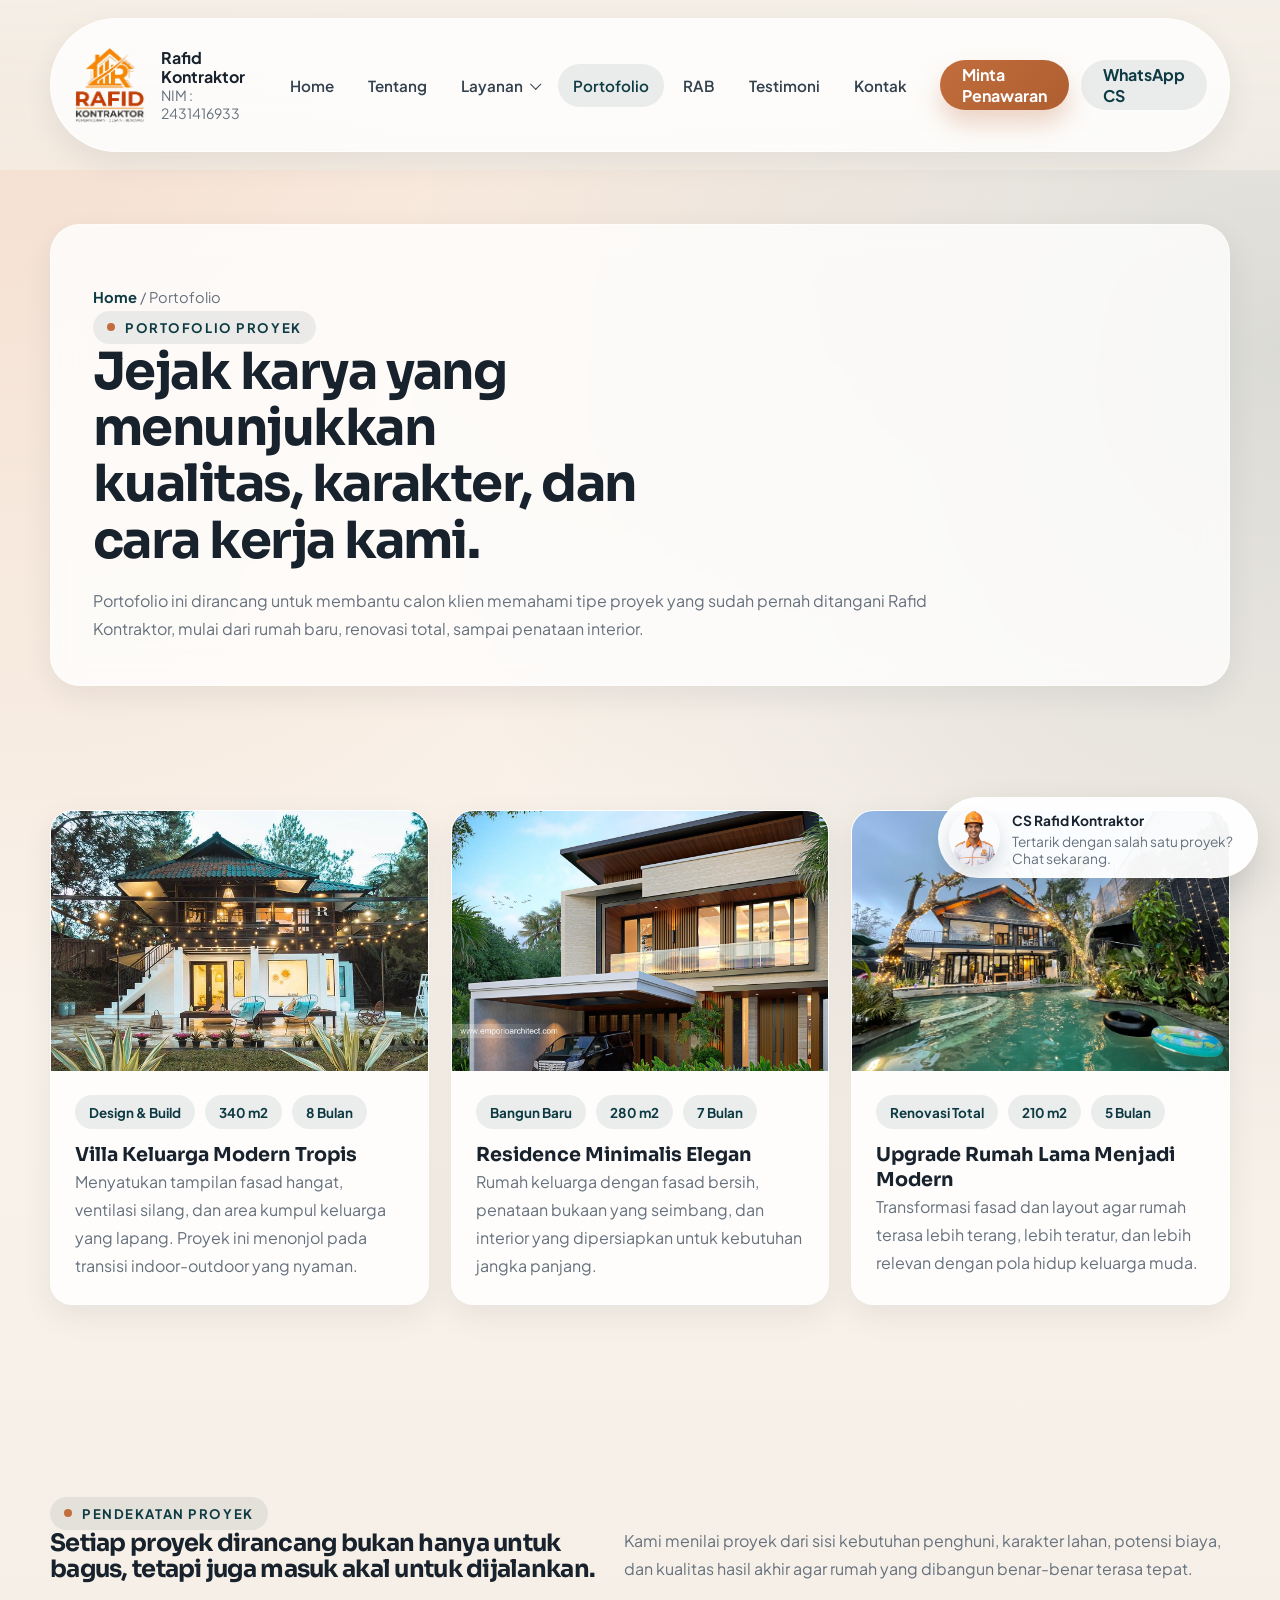
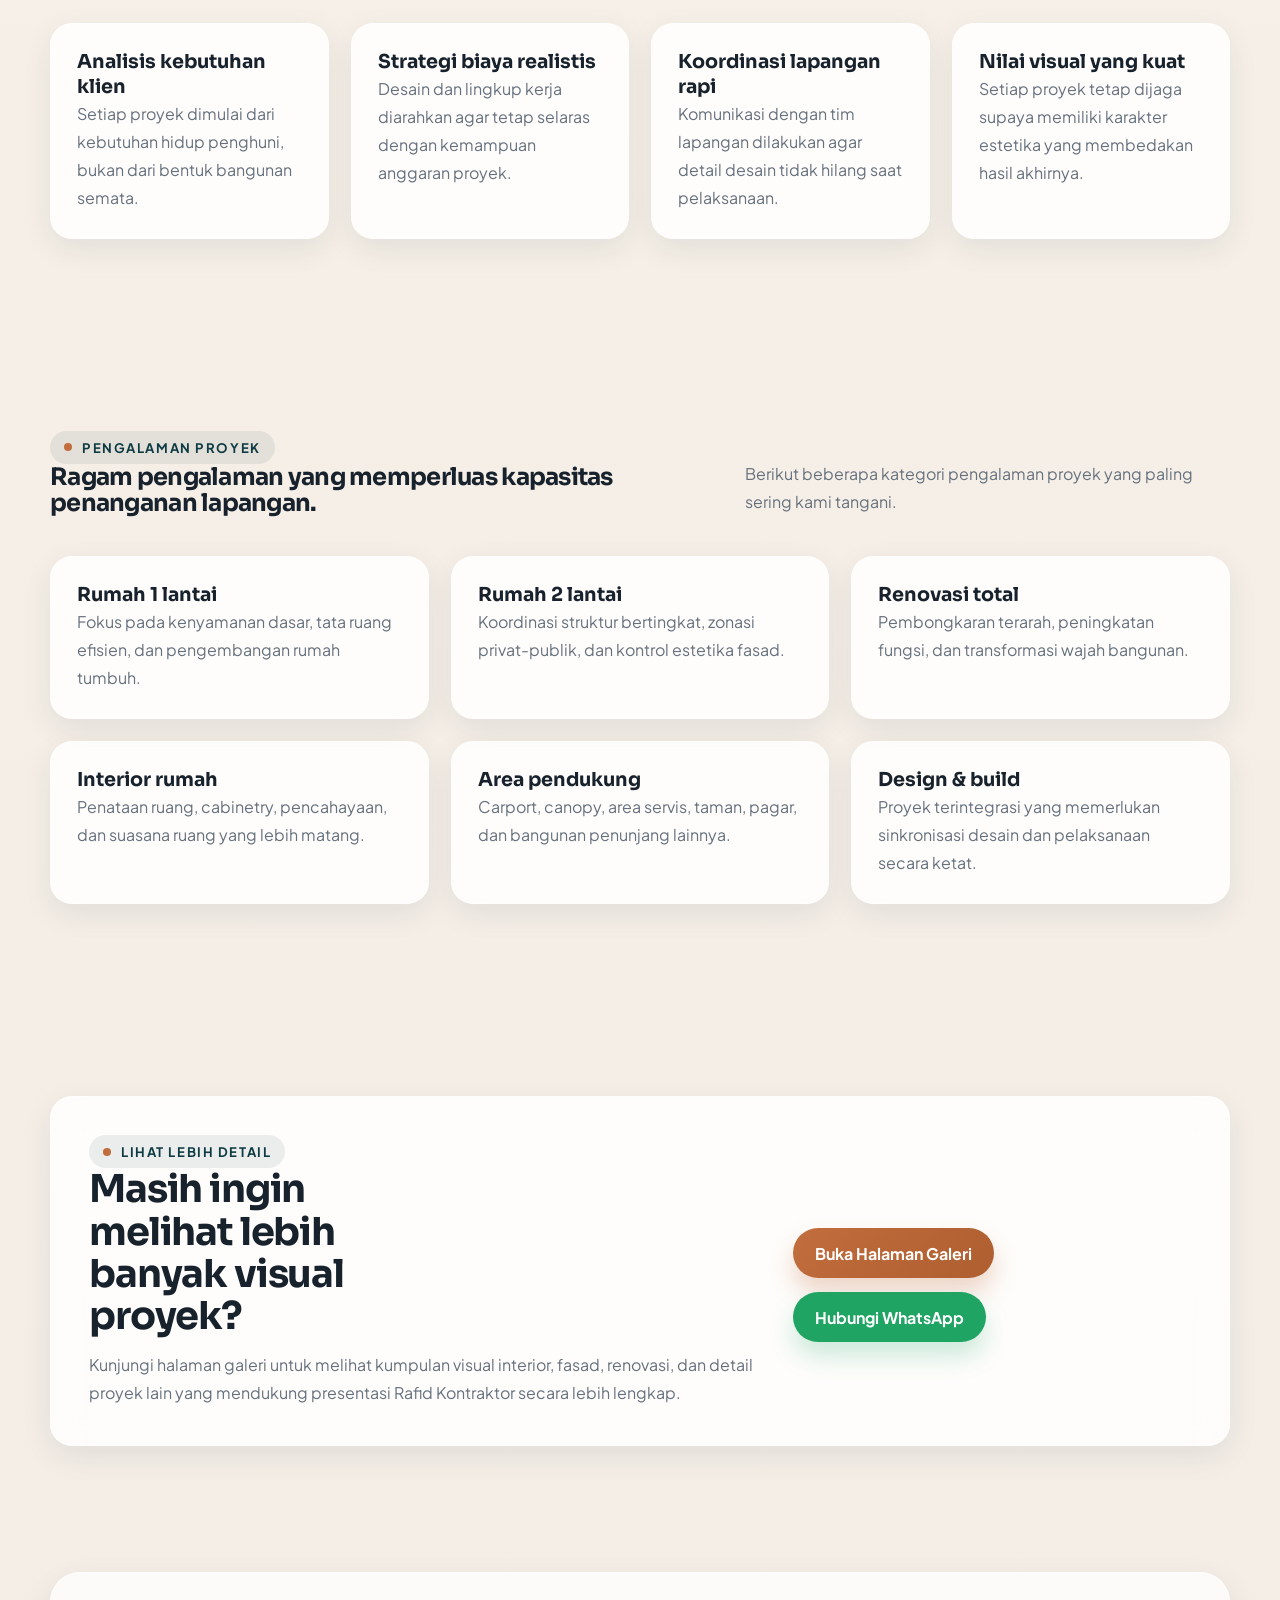
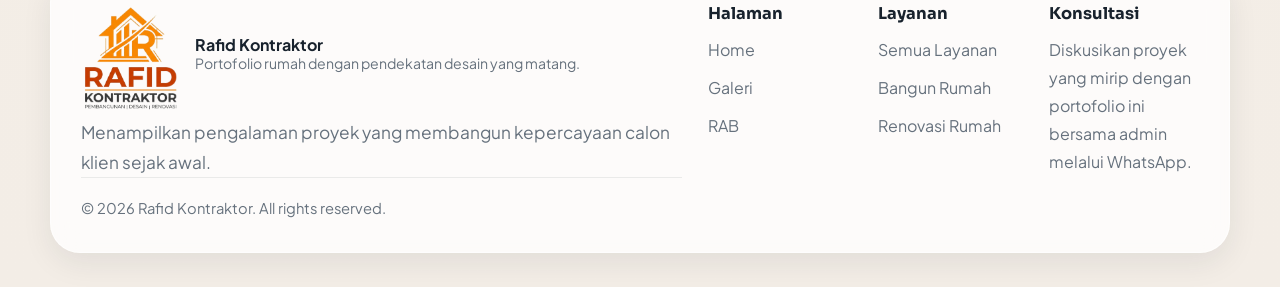
<file: pages/portofolio.html>
<!DOCTYPE html>
<html lang="id">
  <head>
    <meta charset="UTF-8" />
    <meta name="viewport" content="width=device-width, initial-scale=1.0" />
    <title>Portofolio Rafid Kontraktor | Proyek Rumah dan Renovasi</title>
    <meta
      name="description"
      content="Lihat portofolio proyek Rafid Kontraktor yang mencakup rumah tinggal, renovasi, interior, dan pengembangan area hunian."
    />
    <link rel="stylesheet" href="../assets/css/styles.css" />
  </head>
  <body data-page="portfolio">
    <header class="site-header">
      <div class="container">
        <nav class="nav-shell" aria-label="Navigasi utama">
          <a class="brand" href="../index.html">
            <span class="brand-mark">
            <img class="brand-logo" src="../assets/images/rafid.png" alt="Logo Rafid Kontraktor" />
            </span>
            <span class="brand-copy">
              <strong>Rafid Kontraktor</strong>
              <span>NIM : 2431416933</span>
            </span>
          </a>
          <button class="nav-toggle" type="button" aria-label="Buka navigasi" aria-expanded="false" data-nav-toggle></button>
          <div class="main-nav" data-main-nav>
            <ul class="nav-list">
              <li><a class="nav-link" href="../index.html" data-nav="home">Home</a></li>
              <li><a class="nav-link" href="tentang.html" data-nav="about">Tentang</a></li>
              <li class="nav-item--has-dropdown">
                <a class="nav-link" href="layanan.html" data-nav="services">
                  Layanan
                  <span class="nav-arrow" aria-hidden="true"></span>
                </a>
                <div class="dropdown-menu">
                  <a href="layanan.html">
                    Semua Layanan
                    <span>Ringkasan layanan utama dan spesialis.</span>
                  </a>
                  <a href="layanan-bangun-rumah.html">
                    Bangun Rumah
                    <span>Rumah baru dari konsep hingga serah terima.</span>
                  </a>
                  <a href="layanan-desain.html">
                    Desain Rumah
                    <span>Denah, fasad, 3D, dan gambar kerja.</span>
                  </a>
                  <a href="layanan-renovasi.html">
                    Renovasi Rumah
                    <span>Pembaruan fungsi, tampilan, dan struktur.</span>
                  </a>
                </div>
              </li>
              <li><a class="nav-link" href="portofolio.html" data-nav="portfolio" data-nav-parent="gallery">Portofolio</a></li>
              <li><a class="nav-link" href="rab.html" data-nav="pricing">RAB</a></li>
              <li><a class="nav-link" href="testimoni.html" data-nav="testimonials">Testimoni</a></li>
              <li><a class="nav-link" href="kontak.html" data-nav="contact">Kontak</a></li>
            </ul>
            <div class="nav-cta">
              <a class="btn btn-primary" href="kontak.html">Minta Penawaran</a>
              <a class="btn btn-secondary" href="#" data-wa-link>WhatsApp CS</a>
            </div>
          </div>
        </nav>
      </div>
    </header>

    <main>
      <section class="page-hero">
        <div class="container">
          <div class="surface-panel" data-reveal>
            <p class="breadcrumb"><a href="../index.html">Home</a> / Portofolio</p>
            <span class="eyebrow">Portofolio Proyek</span>
            <h1>Jejak karya yang menunjukkan kualitas, karakter, dan cara kerja kami.</h1>
            <p>
              Portofolio ini dirancang untuk membantu calon klien memahami tipe proyek yang sudah pernah
              ditangani Rafid Kontraktor, mulai dari rumah baru, renovasi total, sampai penataan interior.
            </p>
          </div>
        </div>
      </section>

      <section class="section-space">
        <div class="container">
          <div class="project-grid">
            <article class="project-card" data-reveal>
              <img src="../assets/images/villa 2.jpg" alt="Portofolio rumah modern tropis dua lantai" />
              <div class="project-body">
                <div class="project-meta">
                  <span>Design & Build</span>
                  <span>340 m2</span>
                  <span>8 Bulan</span>
                </div>
                <h3>Villa Keluarga Modern Tropis</h3>
                <p>
                  Menyatukan tampilan fasad hangat, ventilasi silang, dan area kumpul keluarga yang lapang.
                  Proyek ini menonjol pada transisi indoor-outdoor yang nyaman.
                </p>
              </div>
            </article>
            <article class="project-card" data-reveal>
              <img src="../assets/images/minimalis elegan.jpg" alt="Portofolio rumah tinggal minimalis elegan" />
              <div class="project-body">
                <div class="project-meta">
                  <span>Bangun Baru</span>
                  <span>280 m2</span>
                  <span>7 Bulan</span>
                </div>
                <h3>Residence Minimalis Elegan</h3>
                <p>
                  Rumah keluarga dengan fasad bersih, penataan bukaan yang seimbang, dan interior yang
                  dipersiapkan untuk kebutuhan jangka panjang.
                </p>
              </div>
            </article>
            <article class="project-card" data-reveal>
              <img src="../assets/images/villa 1.jpeg" alt="Portofolio renovasi total rumah lama" />
              <div class="project-body">
                <div class="project-meta">
                  <span>Renovasi Total</span>
                  <span>210 m2</span>
                  <span>5 Bulan</span>
                </div>
                <h3>Upgrade Rumah Lama Menjadi Modern</h3>
                <p>
                  Transformasi fasad dan layout agar rumah terasa lebih terang, lebih teratur, dan lebih
                  relevan dengan pola hidup keluarga muda.
                </p>
              </div>
            </article>
          </div>
        </div>
      </section>

      <section class="section-space">
        <div class="container">
          <div class="section-head" data-reveal>
            <div>
              <span class="eyebrow">Pendekatan Proyek</span>
              <h2>Setiap proyek dirancang bukan hanya untuk bagus, tetapi juga masuk akal untuk dijalankan.</h2>
            </div>
            <p>
              Kami menilai proyek dari sisi kebutuhan penghuni, karakter lahan, potensi biaya, dan kualitas
              hasil akhir agar rumah yang dibangun benar-benar terasa tepat.
            </p>
          </div>

          <div class="feature-grid">
            <article class="feature-card" data-reveal>
              <h3>Analisis kebutuhan klien</h3>
              <p>Setiap proyek dimulai dari kebutuhan hidup penghuni, bukan dari bentuk bangunan semata.</p>
            </article>
            <article class="feature-card" data-reveal>
              <h3>Strategi biaya realistis</h3>
              <p>Desain dan lingkup kerja diarahkan agar tetap selaras dengan kemampuan anggaran proyek.</p>
            </article>
            <article class="feature-card" data-reveal>
              <h3>Koordinasi lapangan rapi</h3>
              <p>Komunikasi dengan tim lapangan dilakukan agar detail desain tidak hilang saat pelaksanaan.</p>
            </article>
            <article class="feature-card" data-reveal>
              <h3>Nilai visual yang kuat</h3>
              <p>Setiap proyek tetap dijaga supaya memiliki karakter estetika yang membedakan hasil akhirnya.</p>
            </article>
          </div>
        </div>
      </section>

      <section class="section-space">
        <div class="container">
          <div class="section-head" data-reveal>
            <div>
              <span class="eyebrow">Pengalaman Proyek</span>
              <h2>Ragam pengalaman yang memperluas kapasitas penanganan lapangan.</h2>
            </div>
            <p>Berikut beberapa kategori pengalaman proyek yang paling sering kami tangani.</p>
          </div>

          <div class="coverage-grid">
            <article class="coverage-card" data-reveal>
              <h3>Rumah 1 lantai</h3>
              <p>Fokus pada kenyamanan dasar, tata ruang efisien, dan pengembangan rumah tumbuh.</p>
            </article>
            <article class="coverage-card" data-reveal>
              <h3>Rumah 2 lantai</h3>
              <p>Koordinasi struktur bertingkat, zonasi privat-publik, dan kontrol estetika fasad.</p>
            </article>
            <article class="coverage-card" data-reveal>
              <h3>Renovasi total</h3>
              <p>Pembongkaran terarah, peningkatan fungsi, dan transformasi wajah bangunan.</p>
            </article>
            <article class="coverage-card" data-reveal>
              <h3>Interior rumah</h3>
              <p>Penataan ruang, cabinetry, pencahayaan, dan suasana ruang yang lebih matang.</p>
            </article>
            <article class="coverage-card" data-reveal>
              <h3>Area pendukung</h3>
              <p>Carport, canopy, area servis, taman, pagar, dan bangunan penunjang lainnya.</p>
            </article>
            <article class="coverage-card" data-reveal>
              <h3>Design & build</h3>
              <p>Proyek terintegrasi yang memerlukan sinkronisasi desain dan pelaksanaan secara ketat.</p>
            </article>
          </div>
        </div>
      </section>

      <section class="section-space">
        <div class="container">
          <div class="cta-band" data-reveal>
            <div>
              <span class="eyebrow">Lihat Lebih Detail</span>
              <h2>Masih ingin melihat lebih banyak visual proyek?</h2>
              <p>
                Kunjungi halaman galeri untuk melihat kumpulan visual interior, fasad, renovasi, dan detail
                proyek lain yang mendukung presentasi Rafid Kontraktor secara lebih lengkap.
              </p>
            </div>
            <div class="cta-actions">
              <a class="btn btn-primary" href="galeri.html">Buka Halaman Galeri</a>
              <a class="btn btn-whatsapp" href="#" data-wa-link>Hubungi WhatsApp</a>
            </div>
          </div>
        </div>
      </section>
    </main>

    <footer class="site-footer">
      <div class="container">
        <div class="footer-shell surface-panel">
          <div class="footer-brand">
            <div class="brand">
              <span class="brand-mark">
              <img class="brand-logo" src="../assets/images/rafid.png" alt="Logo Rafid Kontraktor" />
              </span>
              <span class="brand-copy">
                <strong>Rafid Kontraktor</strong>
                <span>Portofolio rumah dengan pendekatan desain yang matang.</span>
              </span>
            </div>
            <p class="lead">Menampilkan pengalaman proyek yang membangun kepercayaan calon klien sejak awal.</p>
            <p class="copyright">© <span data-year></span> Rafid Kontraktor. All rights reserved.</p>
          </div>
          <div class="footer-grid">
            <div>
              <h3>Halaman</h3>
              <div class="footer-links">
                <a href="../index.html">Home</a>
                <a href="galeri.html">Galeri</a>
                <a href="rab.html">RAB</a>
              </div>
            </div>
            <div>
              <h3>Layanan</h3>
              <div class="footer-links">
                <a href="layanan.html">Semua Layanan</a>
                <a href="layanan-bangun-rumah.html">Bangun Rumah</a>
                <a href="layanan-renovasi.html">Renovasi Rumah</a>
              </div>
            </div>
            <div>
              <h3>Konsultasi</h3>
              <p>Diskusikan proyek yang mirip dengan portofolio ini bersama admin melalui WhatsApp.</p>
            </div>
          </div>
        </div>
      </div>
    </footer>

    <a class="wa-floating" href="#" aria-label="Hubungi customer service via WhatsApp" data-wa-link>
      <img src="../assets/images/cs-avatar.png" alt="Avatar customer service Rafid Kontraktor" />
      <span>
        <strong>CS Rafid Kontraktor</strong>
        <span>Tertarik dengan salah satu proyek? Chat sekarang.</span>
      </span>
    </a>

    <script src="../assets/js/main.js"></script>
  </body>
</html>
</file>
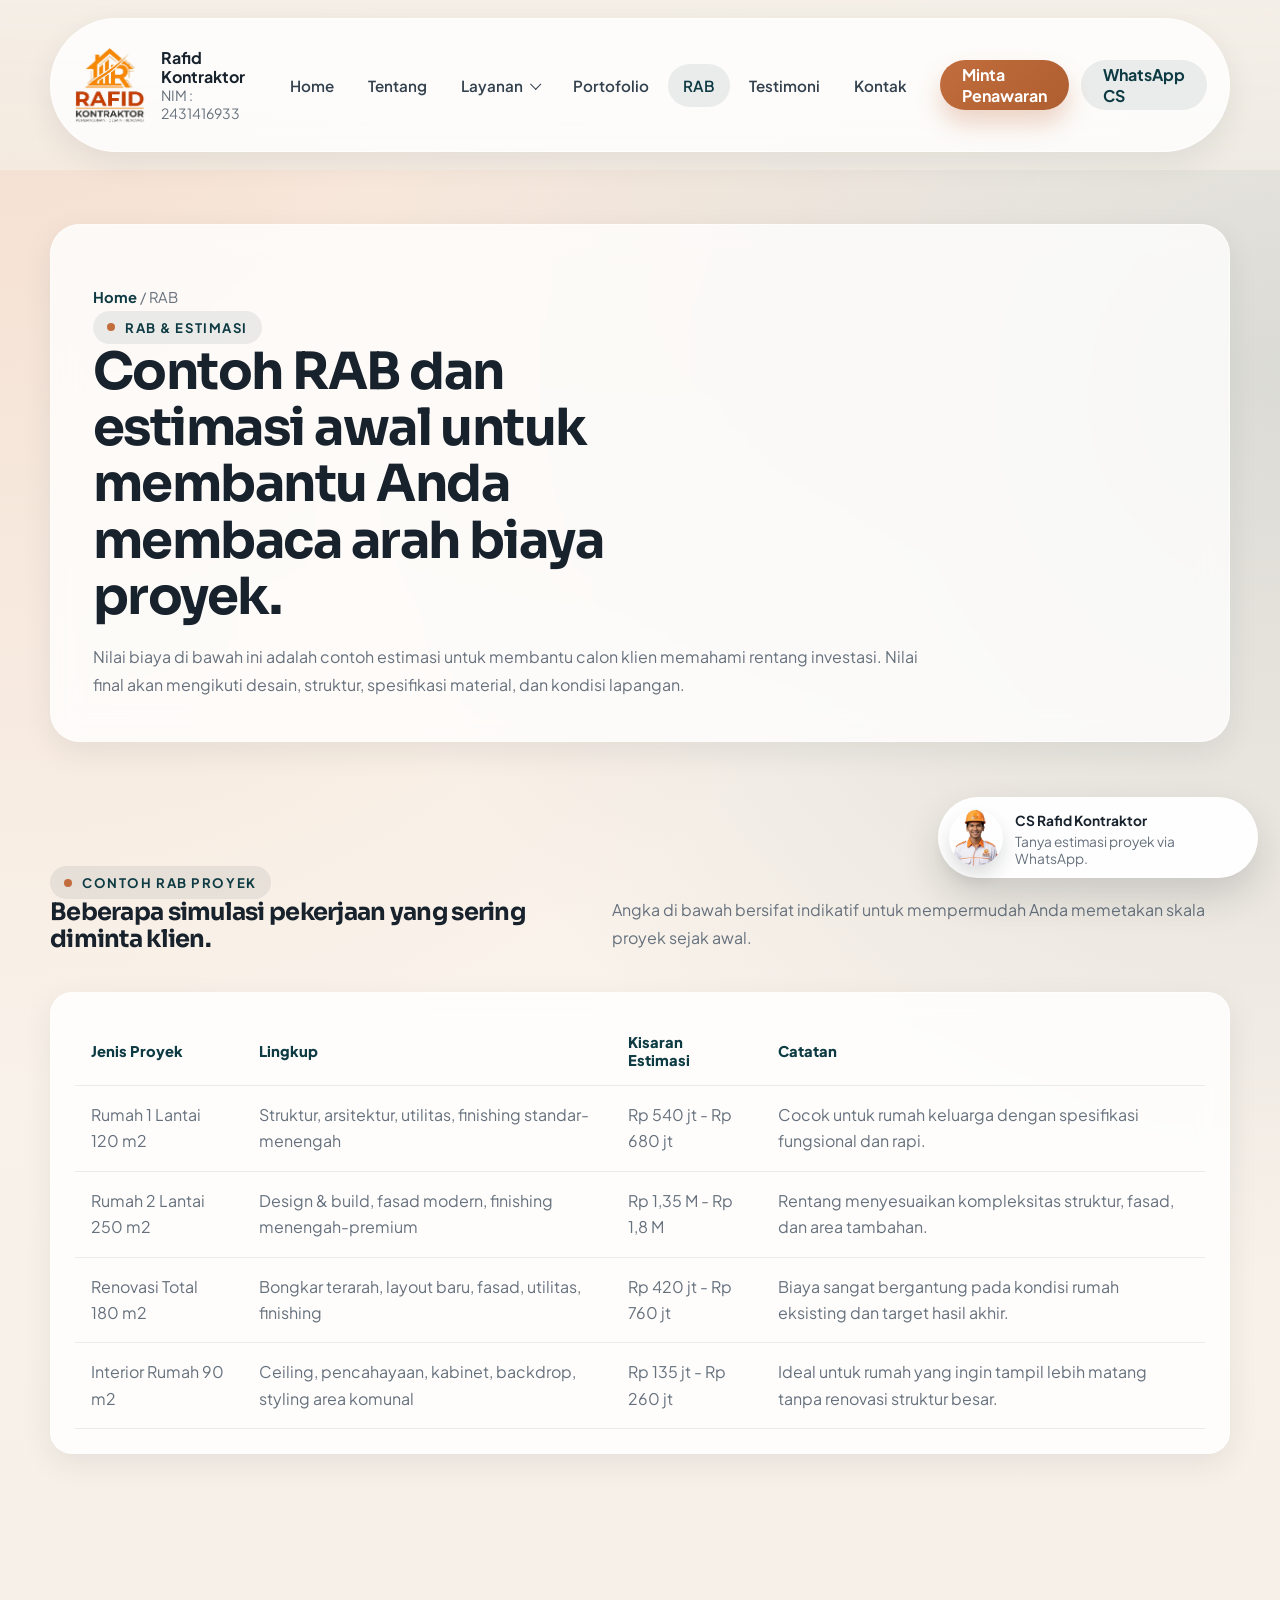
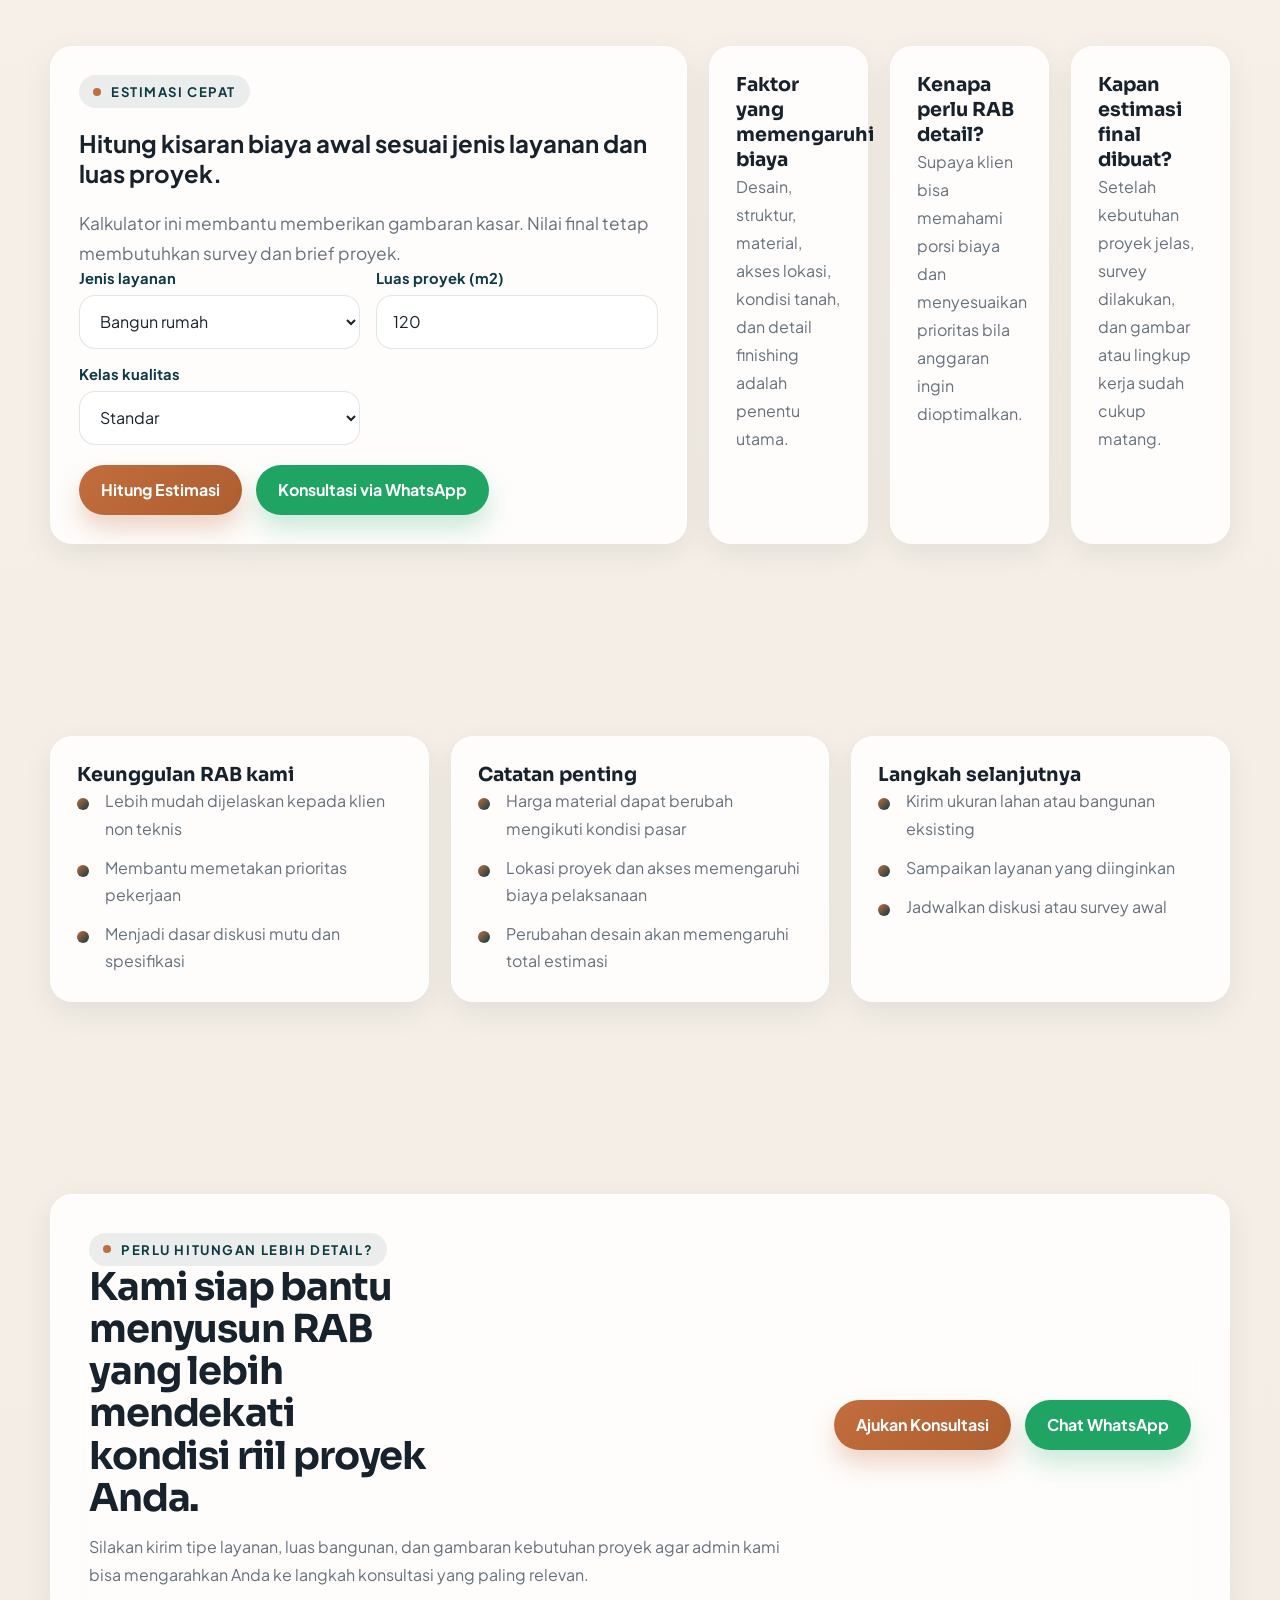
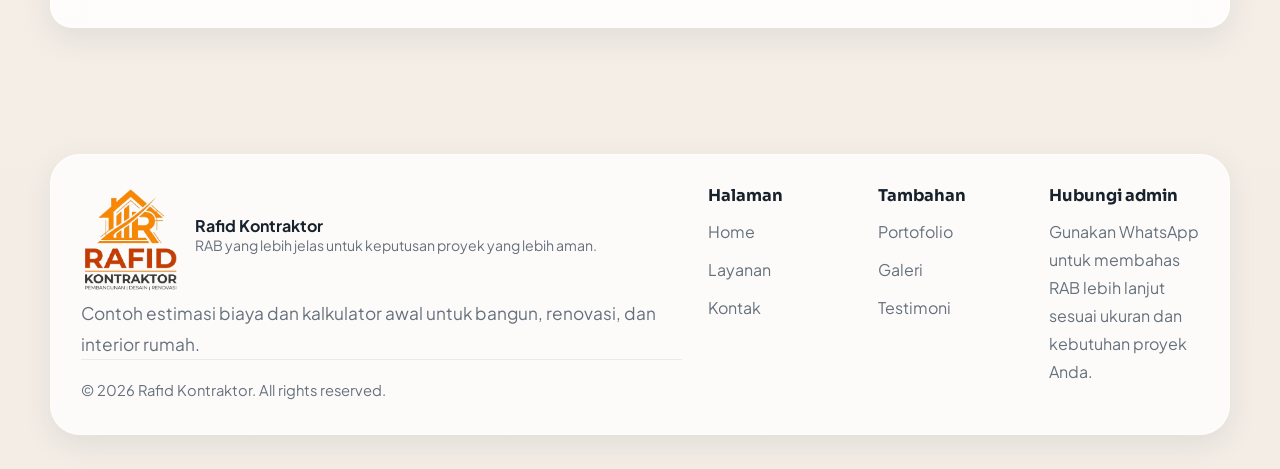
<file: pages/rab.html>
<!DOCTYPE html>
<html lang="id">
  <head>
    <meta charset="UTF-8" />
    <meta name="viewport" content="width=device-width, initial-scale=1.0" />
    <title>RAB Proyek | Rafid Kontraktor</title>
    <meta
      name="description"
      content="Lihat contoh RAB proyek rumah, estimasi biaya bangun, renovasi, interior, dan kalkulator estimasi awal Rafid Kontraktor."
    />
    <link rel="stylesheet" href="../assets/css/styles.css" />
  </head>
  <body data-page="pricing">
    <header class="site-header">
      <div class="container">
        <nav class="nav-shell" aria-label="Navigasi utama">
          <a class="brand" href="../index.html">
            <span class="brand-mark">
              <img class="brand-logo" src="../assets/images/rafid.png" alt="Logo Rafid Kontraktor" />
            </span>
            <span class="brand-copy">
              <strong>Rafid Kontraktor</strong>
              <span>NIM : 2431416933</span>
            </span>
          </a>
          <button class="nav-toggle" type="button" aria-label="Buka navigasi" aria-expanded="false" data-nav-toggle></button>
          <div class="main-nav" data-main-nav>
            <ul class="nav-list">
              <li><a class="nav-link" href="../index.html" data-nav="home">Home</a></li>
              <li><a class="nav-link" href="tentang.html" data-nav="about">Tentang</a></li>
              <li class="nav-item--has-dropdown">
                <a class="nav-link" href="layanan.html" data-nav="services">
                  Layanan
                  <span class="nav-arrow" aria-hidden="true"></span>
                </a>
                <div class="dropdown-menu">
                  <a href="layanan-bangun-rumah.html">
                    Bangun Rumah
                    <span>Rumah baru dari konsep hingga serah terima.</span>
                  </a>
                  <a href="layanan-desain.html">
                    Desain Rumah
                    <span>Denah, fasad, 3D, dan gambar kerja.</span>
                  </a>
                  <a href="layanan-renovasi.html">
                    Renovasi Rumah
                    <span>Pembaruan fungsi, tampilan, dan struktur.</span>
                  </a>
                </div>
              </li>
              <li><a class="nav-link" href="portofolio.html" data-nav="portfolio" data-nav-parent="gallery">Portofolio</a></li>
              <li><a class="nav-link" href="rab.html" data-nav="pricing">RAB</a></li>
              <li><a class="nav-link" href="testimoni.html" data-nav="testimonials">Testimoni</a></li>
              <li><a class="nav-link" href="kontak.html" data-nav="contact">Kontak</a></li>
            </ul>
            <div class="nav-cta">
              <a class="btn btn-primary" href="kontak.html">Minta Penawaran</a>
              <a class="btn btn-secondary" href="#" data-wa-link>WhatsApp CS</a>
            </div>
          </div>
        </nav>
      </div>
    </header>

    <main>
      <section class="page-hero">
        <div class="container">
          <div class="surface-panel" data-reveal>
            <p class="breadcrumb"><a href="../index.html">Home</a> / RAB</p>
            <span class="eyebrow">RAB & Estimasi</span>
            <h1>Contoh RAB dan estimasi awal untuk membantu Anda membaca arah biaya proyek.</h1>
            <p>
              Nilai biaya di bawah ini adalah contoh estimasi untuk membantu calon klien memahami rentang
              investasi. Nilai final akan mengikuti desain, struktur, spesifikasi material, dan kondisi lapangan.
            </p>
          </div>
        </div>
      </section>

      <section class="section-space">
        <div class="container">
          <div class="section-head" data-reveal>
            <div>
              <span class="eyebrow">Contoh RAB Proyek</span>
              <h2>Beberapa simulasi pekerjaan yang sering diminta klien.</h2>
            </div>
            <p>Angka di bawah bersifat indikatif untuk mempermudah Anda memetakan skala proyek sejak awal.</p>
          </div>

          <div class="table-wrap" data-reveal>
            <table>
              <thead>
                <tr>
                  <th>Jenis Proyek</th>
                  <th>Lingkup</th>
                  <th>Kisaran Estimasi</th>
                  <th>Catatan</th>
                </tr>
              </thead>
              <tbody>
                <tr>
                  <td>Rumah 1 Lantai 120 m2</td>
                  <td>Struktur, arsitektur, utilitas, finishing standar-menengah</td>
                  <td>Rp 540 jt - Rp 680 jt</td>
                  <td>Cocok untuk rumah keluarga dengan spesifikasi fungsional dan rapi.</td>
                </tr>
                <tr>
                  <td>Rumah 2 Lantai 250 m2</td>
                  <td>Design & build, fasad modern, finishing menengah-premium</td>
                  <td>Rp 1,35 M - Rp 1,8 M</td>
                  <td>Rentang menyesuaikan kompleksitas struktur, fasad, dan area tambahan.</td>
                </tr>
                <tr>
                  <td>Renovasi Total 180 m2</td>
                  <td>Bongkar terarah, layout baru, fasad, utilitas, finishing</td>
                  <td>Rp 420 jt - Rp 760 jt</td>
                  <td>Biaya sangat bergantung pada kondisi rumah eksisting dan target hasil akhir.</td>
                </tr>
                <tr>
                  <td>Interior Rumah 90 m2</td>
                  <td>Ceiling, pencahayaan, kabinet, backdrop, styling area komunal</td>
                  <td>Rp 135 jt - Rp 260 jt</td>
                  <td>Ideal untuk rumah yang ingin tampil lebih matang tanpa renovasi struktur besar.</td>
                </tr>
              </tbody>
            </table>
          </div>
        </div>
      </section>

      <section class="section-space">
        <div class="container contact-grid">
          <article class="estimate-panel" data-reveal>
            <span class="eyebrow">Estimasi Cepat</span>
            <h2>Hitung kisaran biaya awal sesuai jenis layanan dan luas proyek.</h2>
            <p class="lead">
              Kalkulator ini membantu memberikan gambaran kasar. Nilai final tetap membutuhkan survey dan brief proyek.
            </p>
            <form action="#" method="post" data-estimate-form>
              <div class="field-grid">
                <div class="field">
                  <label for="service">Jenis layanan</label>
                  <select id="service" name="service" required>
                    <option value="bangun">Bangun rumah</option>
                    <option value="desain">Desain rumah</option>
                    <option value="renovasi">Renovasi rumah</option>
                    <option value="interior">Interior rumah</option>
                    <option value="lengkap">Design & build lengkap</option>
                  </select>
                </div>
                <div class="field">
                  <label for="area">Luas proyek (m2)</label>
                  <input id="area" name="area" type="number" min="20" step="1" value="120" required />
                </div>
                <div class="field">
                  <label for="quality">Kelas kualitas</label>
                  <select id="quality" name="quality" required>
                    <option value="standar">Standar</option>
                    <option value="menengah">Menengah</option>
                    <option value="premium">Premium</option>
                  </select>
                </div>
              </div>
              <div class="form-actions">
                <button class="btn btn-primary" type="submit">Hitung Estimasi</button>
                <a
                  class="btn btn-whatsapp"
                  href="#"
                  data-wa-link
                  data-wa-message="Halo Rafid Kontraktor, saya ingin konsultasi estimasi RAB proyek rumah."
                >
                  Konsultasi via WhatsApp
                </a>
              </div>
              <div class="estimate-result" data-estimate-result aria-live="polite"></div>
            </form>
          </article>

          <aside class="info-grid">
            <article class="info-card" data-reveal>
              <h3>Faktor yang memengaruhi biaya</h3>
              <p>Desain, struktur, material, akses lokasi, kondisi tanah, dan detail finishing adalah penentu utama.</p>
            </article>
            <article class="info-card" data-reveal>
              <h3>Kenapa perlu RAB detail?</h3>
              <p>Supaya klien bisa memahami porsi biaya dan menyesuaikan prioritas bila anggaran ingin dioptimalkan.</p>
            </article>
            <article class="info-card" data-reveal>
              <h3>Kapan estimasi final dibuat?</h3>
              <p>Setelah kebutuhan proyek jelas, survey dilakukan, dan gambar atau lingkup kerja sudah cukup matang.</p>
            </article>
          </aside>
        </div>
      </section>

      <section class="section-space">
        <div class="container">
          <div class="pricing-grid">
            <article class="pricing-card" data-reveal>
              <h3>Keunggulan RAB kami</h3>
              <ul class="simple-list">
                <li>Lebih mudah dijelaskan kepada klien non teknis</li>
                <li>Membantu memetakan prioritas pekerjaan</li>
                <li>Menjadi dasar diskusi mutu dan spesifikasi</li>
              </ul>
            </article>
            <article class="pricing-card" data-reveal>
              <h3>Catatan penting</h3>
              <ul class="simple-list">
                <li>Harga material dapat berubah mengikuti kondisi pasar</li>
                <li>Lokasi proyek dan akses memengaruhi biaya pelaksanaan</li>
                <li>Perubahan desain akan memengaruhi total estimasi</li>
              </ul>
            </article>
            <article class="pricing-card" data-reveal>
              <h3>Langkah selanjutnya</h3>
              <ul class="simple-list">
                <li>Kirim ukuran lahan atau bangunan eksisting</li>
                <li>Sampaikan layanan yang diinginkan</li>
                <li>Jadwalkan diskusi atau survey awal</li>
              </ul>
            </article>
          </div>
        </div>
      </section>

      <section class="section-space">
        <div class="container">
          <div class="cta-band" data-reveal>
            <div>
              <span class="eyebrow">Perlu Hitungan Lebih Detail?</span>
              <h2>Kami siap bantu menyusun RAB yang lebih mendekati kondisi riil proyek Anda.</h2>
              <p>
                Silakan kirim tipe layanan, luas bangunan, dan gambaran kebutuhan proyek agar admin kami bisa
                mengarahkan Anda ke langkah konsultasi yang paling relevan.
              </p>
            </div>
            <div class="cta-actions">
              <a class="btn btn-primary" href="kontak.html">Ajukan Konsultasi</a>
              <a class="btn btn-whatsapp" href="#" data-wa-link>Chat WhatsApp</a>
            </div>
          </div>
        </div>
      </section>
    </main>

    <footer class="site-footer">
      <div class="container">
        <div class="footer-shell surface-panel">
          <div class="footer-brand">
            <div class="brand">
              <span class="brand-mark">
                <img class="brand-logo" src="../assets/images/rafid.png" alt="Logo Rafid Kontraktor" />
              </span>
              <span class="brand-copy">
                <strong>Rafid Kontraktor</strong>
                <span>RAB yang lebih jelas untuk keputusan proyek yang lebih aman.</span>
              </span>
            </div>
            <p class="lead">Contoh estimasi biaya dan kalkulator awal untuk bangun, renovasi, dan interior rumah.</p>
            <p class="copyright">© <span data-year></span> Rafid Kontraktor. All rights reserved.</p>
          </div>
          <div class="footer-grid">
            <div>
              <h3>Halaman</h3>
              <div class="footer-links">
                <a href="../index.html">Home</a>
                <a href="layanan.html">Layanan</a>
                <a href="kontak.html">Kontak</a>
              </div>
            </div>
            <div>
              <h3>Tambahan</h3>
              <div class="footer-links">
                <a href="portofolio.html">Portofolio</a>
                <a href="galeri.html">Galeri</a>
                <a href="testimoni.html">Testimoni</a>
              </div>
            </div>
            <div>
              <h3>Hubungi admin</h3>
              <p>Gunakan WhatsApp untuk membahas RAB lebih lanjut sesuai ukuran dan kebutuhan proyek Anda.</p>
            </div>
          </div>
        </div>
      </div>
    </footer>

    <a class="wa-floating" href="#" aria-label="Hubungi customer service via WhatsApp" data-wa-link>
      <img src="../assets/images/cs-avatar.png" alt="Avatar customer service Rafid Kontraktor" />
      <span>
        <strong>CS Rafid Kontraktor</strong>
        <span>Tanya estimasi proyek via WhatsApp.</span>
      </span>
    </a>

    <script src="../assets/js/main.js"></script>
  </body>
</html>
</file>
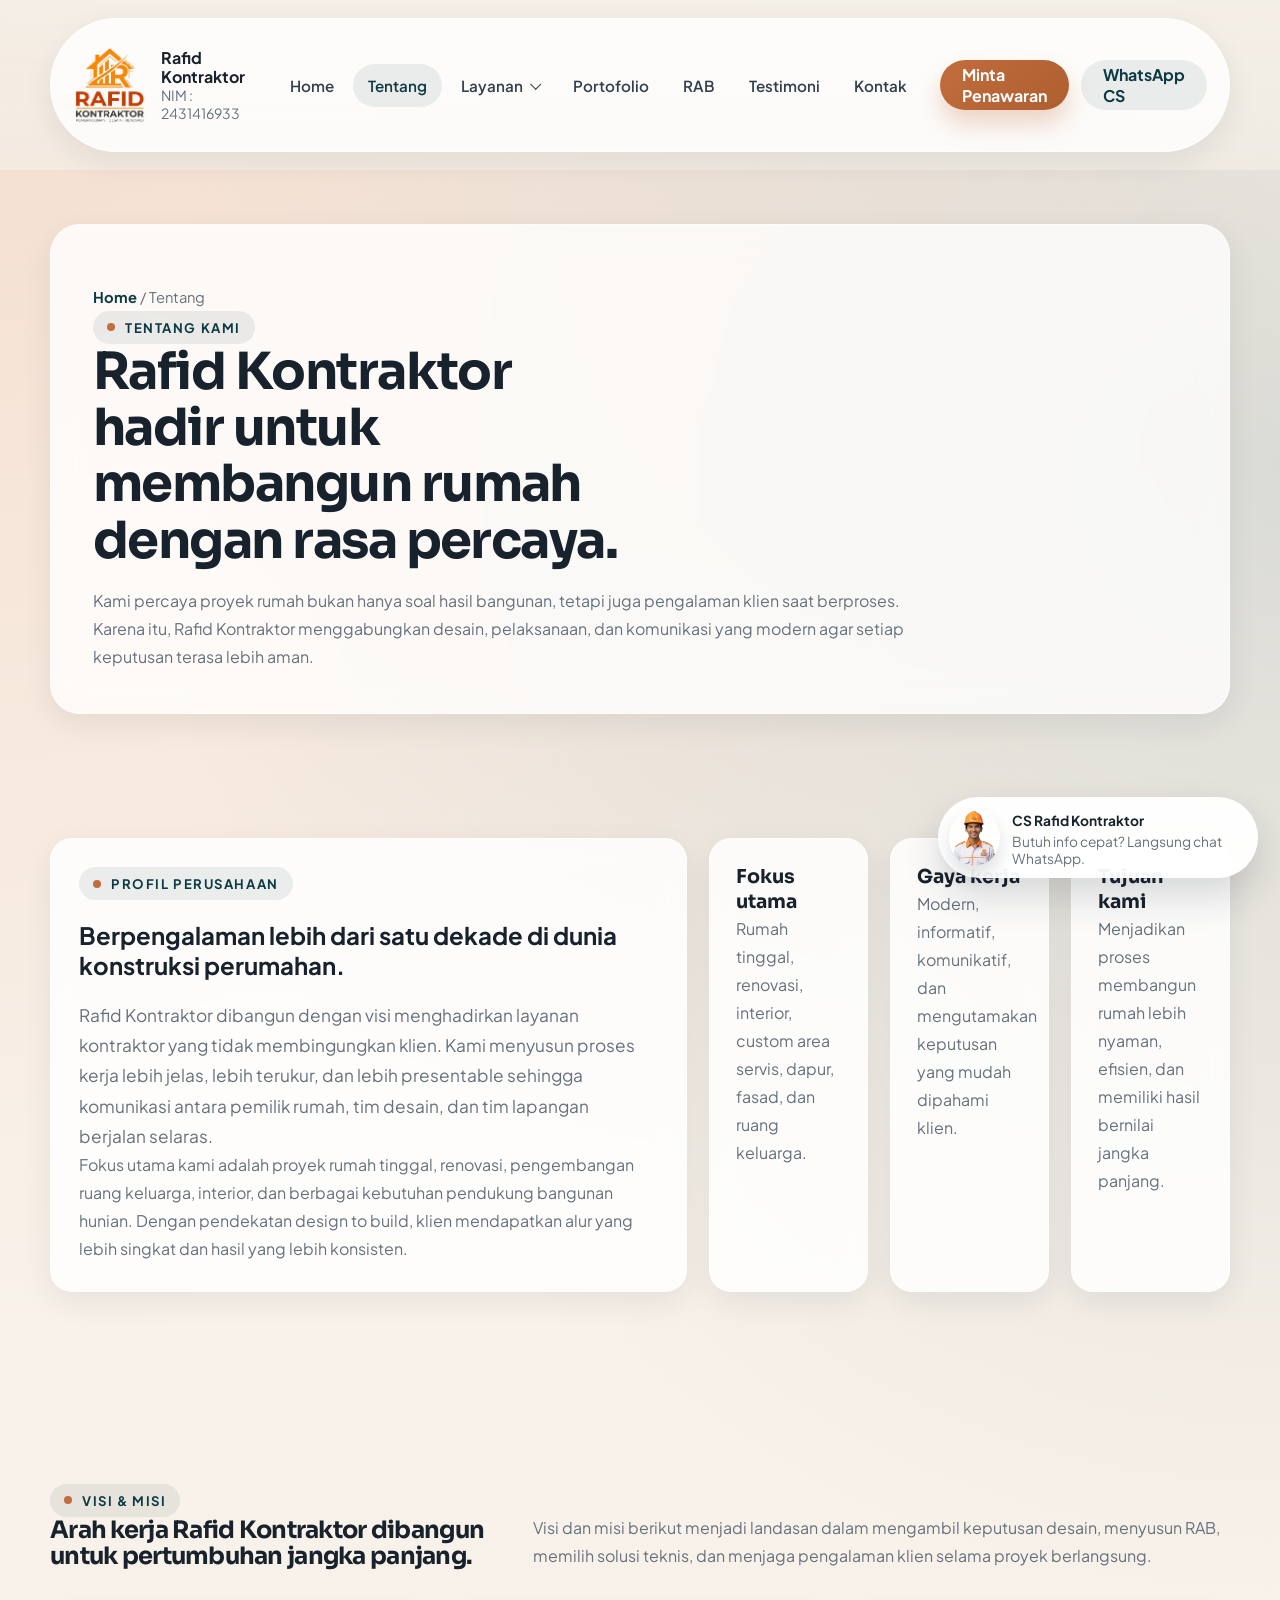
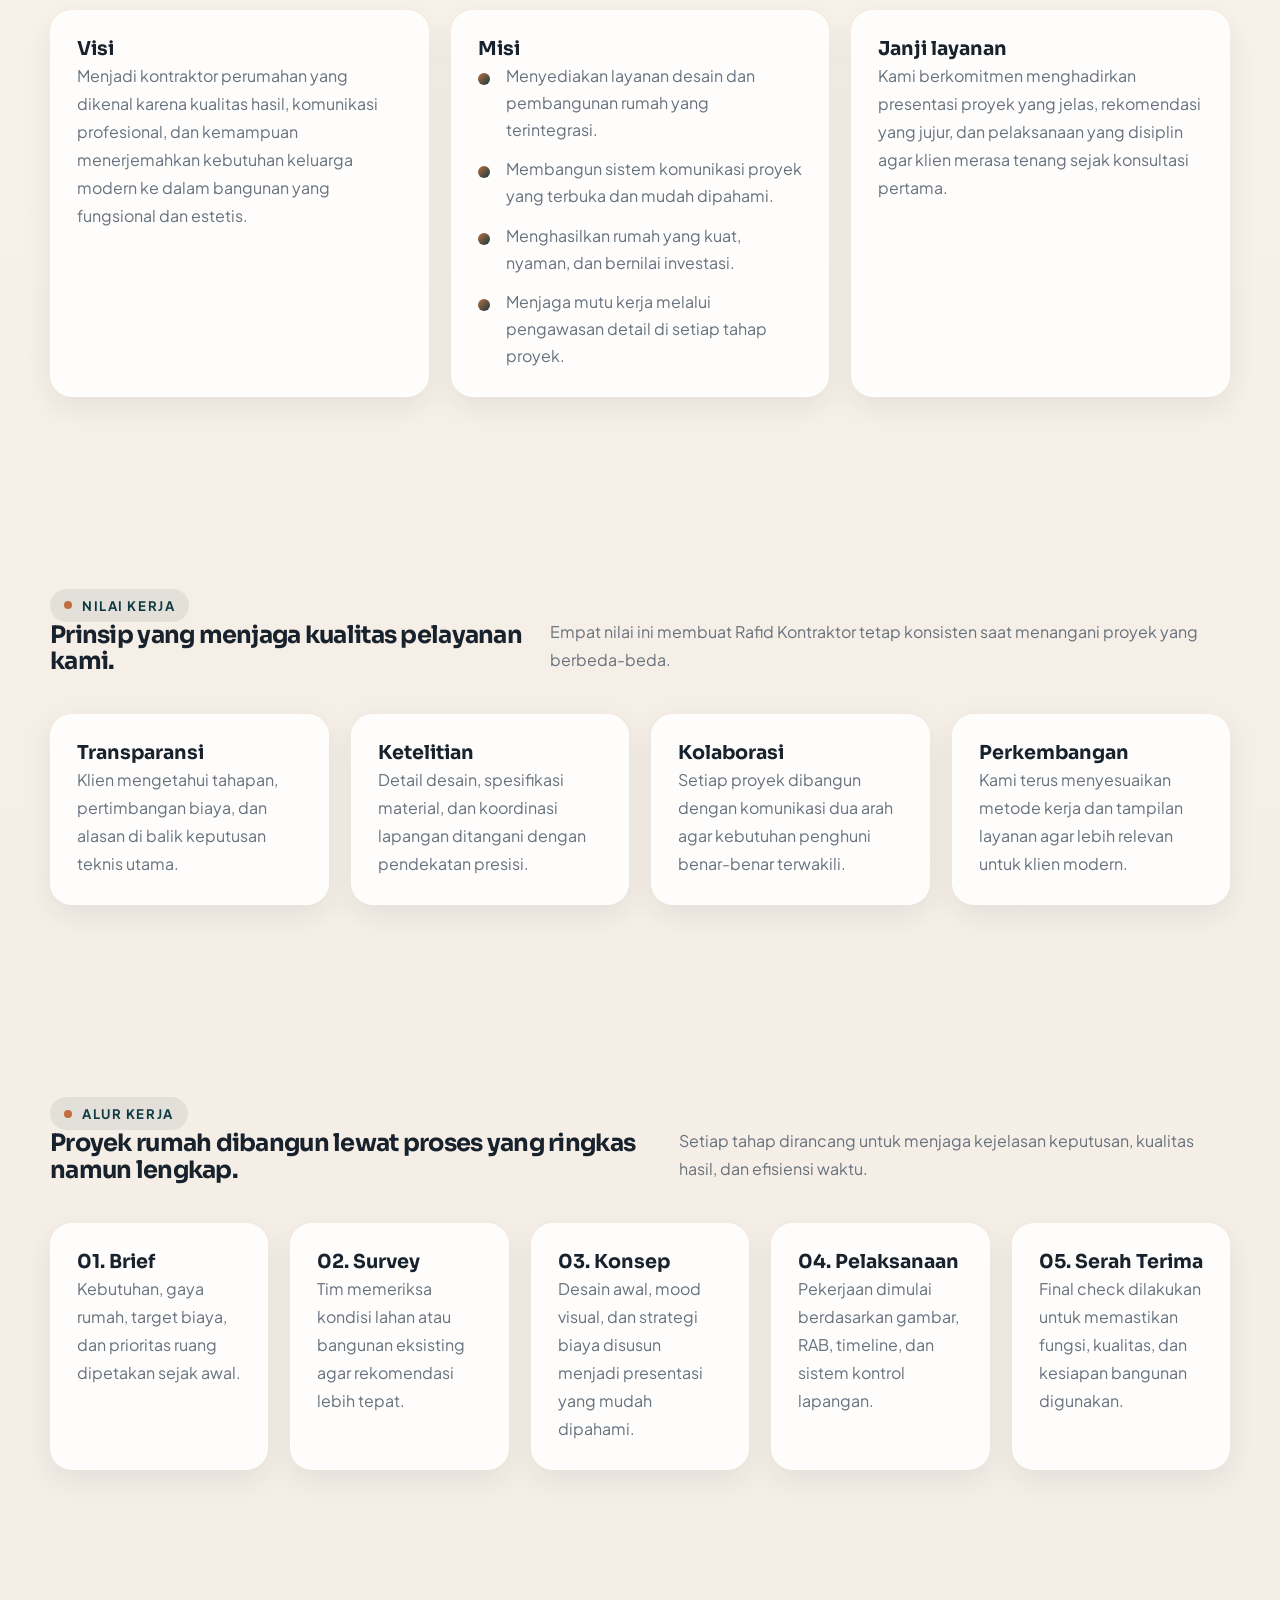
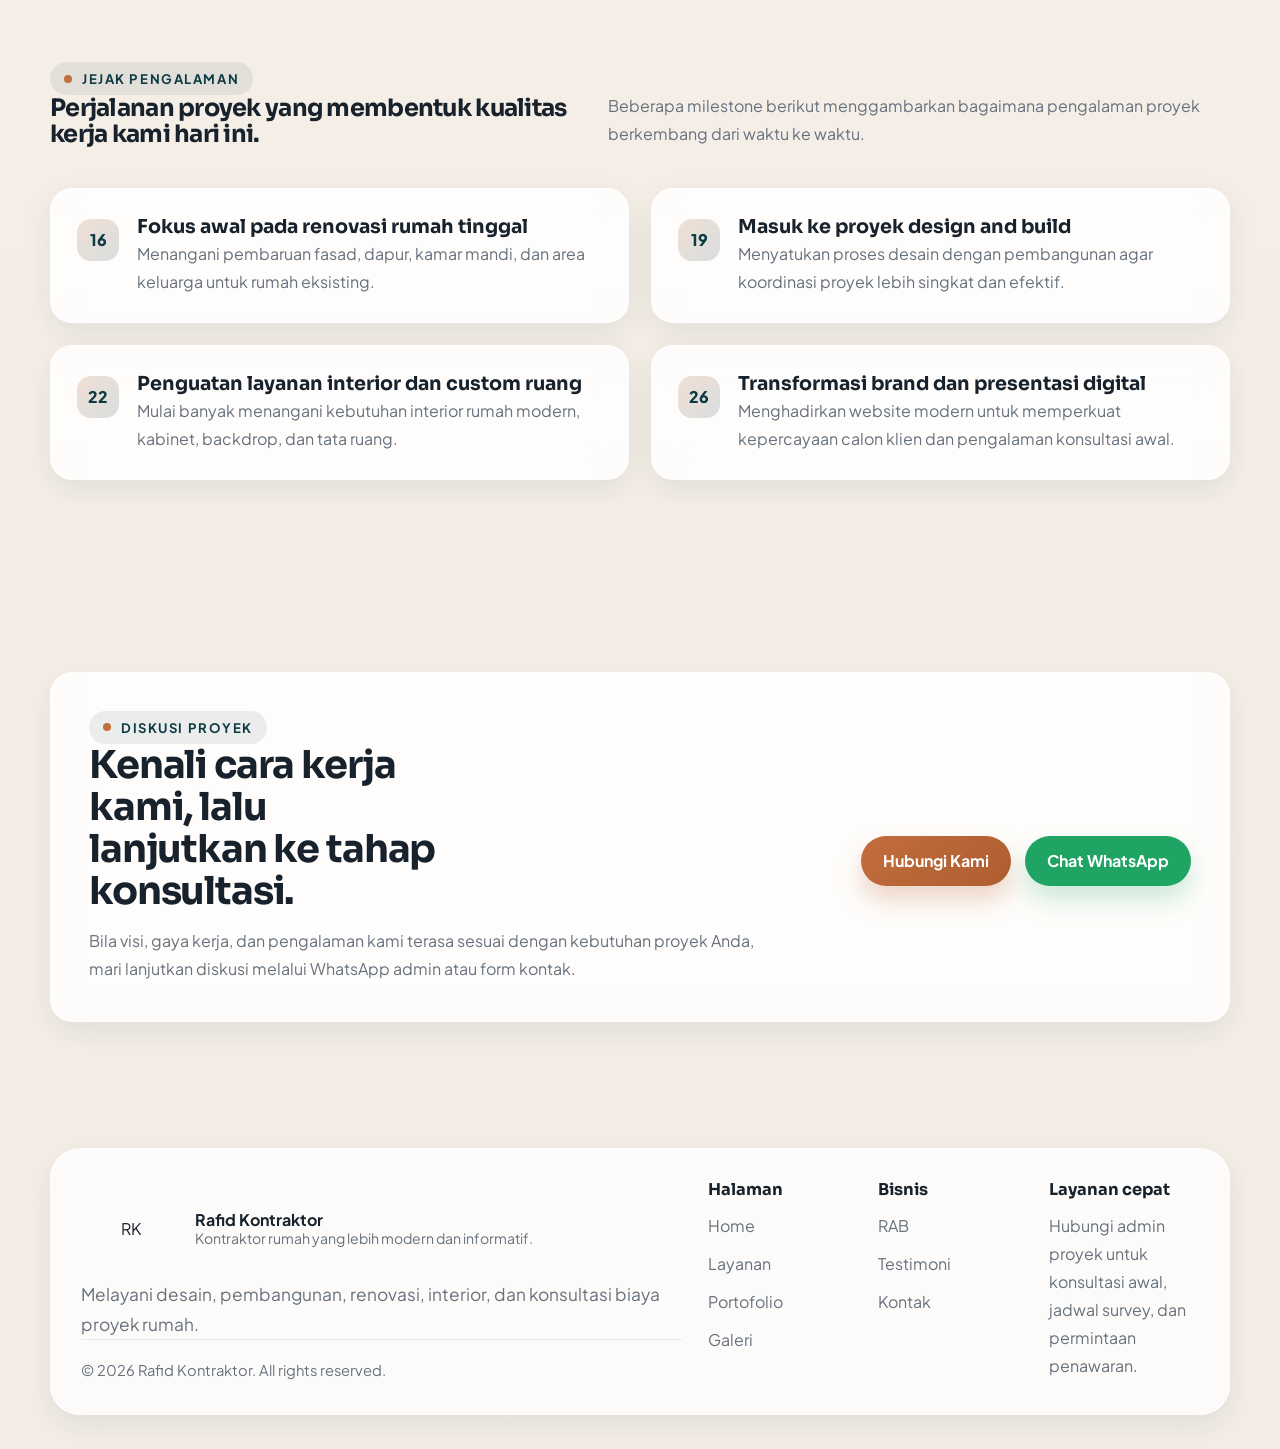
<file: pages/tentang.html>
<!DOCTYPE html>
<html lang="id">
  <head>
    <meta charset="UTF-8" />
    <meta name="viewport" content="width=device-width, initial-scale=1.0" />
    <title>Tentang Rafid Kontraktor | Profil, Visi, Misi, dan Pengalaman</title>
    <meta
      name="description"
      content="Pelajari profil Rafid Kontraktor, visi misi perusahaan, proses kerja, dan pengalaman proyek rumah tinggal yang telah dibangun."
    />
    <link rel="stylesheet" href="../assets/css/styles.css" />
  </head>
  <body data-page="about">
    <header class="site-header">
      <div class="container">
        <nav class="nav-shell" aria-label="Navigasi utama">
          <a class="brand" href="../index.html">
            <span class="brand-mark">
            <img class="brand-logo" src="../assets/images/rafid.png" alt="Logo Rafid Kontraktor" />
            </span>
            <span class="brand-copy">
              <strong>Rafid Kontraktor</strong>
              <span>NIM : 2431416933</span>
            </span>
          </a>

          <button class="nav-toggle" type="button" aria-label="Buka navigasi" aria-expanded="false" data-nav-toggle></button>

          <div class="main-nav" data-main-nav>
            <ul class="nav-list">
              <li><a class="nav-link" href="../index.html" data-nav="home">Home</a></li>
              <li><a class="nav-link" href="tentang.html" data-nav="about">Tentang</a></li>
              <li class="nav-item--has-dropdown">
                <a class="nav-link" href="layanan.html" data-nav="services">
                  Layanan
                  <span class="nav-arrow" aria-hidden="true"></span>
                </a>
                <div class="dropdown-menu">
                  <a href="layanan.html">
                    Semua Layanan
                    <span>Ringkasan layanan utama dan spesialis.</span>
                  </a>
                  <a href="layanan-bangun-rumah.html">
                    Bangun Rumah
                    <span>Rumah baru dari konsep hingga serah terima.</span>
                  </a>
                  <a href="layanan-desain.html">
                    Desain Rumah
                    <span>Denah, fasad, 3D, dan gambar kerja.</span>
                  </a>
                  <a href="layanan-renovasi.html">
                    Renovasi Rumah
                    <span>Pembaruan fungsi, tampilan, dan struktur.</span>
                  </a>
                </div>
              </li>
              <li><a class="nav-link" href="portofolio.html" data-nav="portfolio" data-nav-parent="gallery">Portofolio</a></li>
              <li><a class="nav-link" href="rab.html" data-nav="pricing">RAB</a></li>
              <li><a class="nav-link" href="testimoni.html" data-nav="testimonials">Testimoni</a></li>
              <li><a class="nav-link" href="kontak.html" data-nav="contact">Kontak</a></li>
            </ul>
            <div class="nav-cta">
              <a class="btn btn-primary" href="kontak.html">Minta Penawaran</a>
              <a class="btn btn-secondary" href="#" data-wa-link>WhatsApp CS</a>
            </div>
          </div>
        </nav>
      </div>
    </header>

    <main>
      <section class="page-hero">
        <div class="container">
          <div class="surface-panel" data-reveal>
            <p class="breadcrumb"><a href="../index.html">Home</a> / Tentang</p>
            <span class="eyebrow">Tentang Kami</span>
            <h1>Rafid Kontraktor hadir untuk membangun rumah dengan rasa percaya.</h1>
            <p>
              Kami percaya proyek rumah bukan hanya soal hasil bangunan, tetapi juga pengalaman klien saat
              berproses. Karena itu, Rafid Kontraktor menggabungkan desain, pelaksanaan, dan komunikasi
              yang modern agar setiap keputusan terasa lebih aman.
            </p>
          </div>
        </div>
      </section>

      <section class="section-space">
        <div class="container contact-grid">
          <article class="form-panel" data-reveal>
            <span class="eyebrow">Profil Perusahaan</span>
            <h2>Berpengalaman lebih dari satu dekade di dunia konstruksi perumahan.</h2>
            <p class="lead">
              Rafid Kontraktor dibangun dengan visi menghadirkan layanan kontraktor yang tidak membingungkan
              klien. Kami menyusun proses kerja lebih jelas, lebih terukur, dan lebih presentable sehingga
              komunikasi antara pemilik rumah, tim desain, dan tim lapangan berjalan selaras.
            </p>
            <p class="body-copy">
              Fokus utama kami adalah proyek rumah tinggal, renovasi, pengembangan ruang keluarga, interior,
              dan berbagai kebutuhan pendukung bangunan hunian. Dengan pendekatan design to build, klien
              mendapatkan alur yang lebih singkat dan hasil yang lebih konsisten.
            </p>
          </article>

          <aside class="info-grid">
            <article class="info-card" data-reveal>
              <h3>Fokus utama</h3>
              <p>Rumah tinggal, renovasi, interior, custom area servis, dapur, fasad, dan ruang keluarga.</p>
            </article>
            <article class="info-card" data-reveal>
              <h3>Gaya kerja</h3>
              <p>Modern, informatif, komunikatif, dan mengutamakan keputusan yang mudah dipahami klien.</p>
            </article>
            <article class="info-card" data-reveal>
              <h3>Tujuan kami</h3>
              <p>Menjadikan proses membangun rumah lebih nyaman, efisien, dan memiliki hasil bernilai jangka panjang.</p>
            </article>
          </aside>
        </div>
      </section>

      <section class="section-space">
        <div class="container">
          <div class="section-head" data-reveal>
            <div>
              <span class="eyebrow">Visi & Misi</span>
              <h2>Arah kerja Rafid Kontraktor dibangun untuk pertumbuhan jangka panjang.</h2>
            </div>
            <p>
              Visi dan misi berikut menjadi landasan dalam mengambil keputusan desain, menyusun RAB,
              memilih solusi teknis, dan menjaga pengalaman klien selama proyek berlangsung.
            </p>
          </div>

          <div class="pricing-grid">
            <article class="pricing-card" data-reveal>
              <h3>Visi</h3>
              <p>
                Menjadi kontraktor perumahan yang dikenal karena kualitas hasil, komunikasi profesional, dan
                kemampuan menerjemahkan kebutuhan keluarga modern ke dalam bangunan yang fungsional dan estetis.
              </p>
            </article>
            <article class="pricing-card" data-reveal>
              <h3>Misi</h3>
              <ul class="simple-list">
                <li>Menyediakan layanan desain dan pembangunan rumah yang terintegrasi.</li>
                <li>Membangun sistem komunikasi proyek yang terbuka dan mudah dipahami.</li>
                <li>Menghasilkan rumah yang kuat, nyaman, dan bernilai investasi.</li>
                <li>Menjaga mutu kerja melalui pengawasan detail di setiap tahap proyek.</li>
              </ul>
            </article>
            <article class="pricing-card" data-reveal>
              <h3>Janji layanan</h3>
              <p>
                Kami berkomitmen menghadirkan presentasi proyek yang jelas, rekomendasi yang jujur, dan
                pelaksanaan yang disiplin agar klien merasa tenang sejak konsultasi pertama.
              </p>
            </article>
          </div>
        </div>
      </section>

      <section class="section-space">
        <div class="container">
          <div class="section-head" data-reveal>
            <div>
              <span class="eyebrow">Nilai Kerja</span>
              <h2>Prinsip yang menjaga kualitas pelayanan kami.</h2>
            </div>
            <p>Empat nilai ini membuat Rafid Kontraktor tetap konsisten saat menangani proyek yang berbeda-beda.</p>
          </div>

          <div class="value-grid">
            <article class="value-card" data-reveal>
              <h3>Transparansi</h3>
              <p>Klien mengetahui tahapan, pertimbangan biaya, dan alasan di balik keputusan teknis utama.</p>
            </article>
            <article class="value-card" data-reveal>
              <h3>Ketelitian</h3>
              <p>Detail desain, spesifikasi material, dan koordinasi lapangan ditangani dengan pendekatan presisi.</p>
            </article>
            <article class="value-card" data-reveal>
              <h3>Kolaborasi</h3>
              <p>Setiap proyek dibangun dengan komunikasi dua arah agar kebutuhan penghuni benar-benar terwakili.</p>
            </article>
            <article class="value-card" data-reveal>
              <h3>Perkembangan</h3>
              <p>Kami terus menyesuaikan metode kerja dan tampilan layanan agar lebih relevan untuk klien modern.</p>
            </article>
          </div>
        </div>
      </section>

      <section class="section-space">
        <div class="container">
          <div class="section-head" data-reveal>
            <div>
              <span class="eyebrow">Alur Kerja</span>
              <h2>Proyek rumah dibangun lewat proses yang ringkas namun lengkap.</h2>
            </div>
            <p>
              Setiap tahap dirancang untuk menjaga kejelasan keputusan, kualitas hasil, dan efisiensi waktu.
            </p>
          </div>

          <div class="process-grid">
            <article class="process-card" data-reveal>
              <h3>01. Brief</h3>
              <p>Kebutuhan, gaya rumah, target biaya, dan prioritas ruang dipetakan sejak awal.</p>
            </article>
            <article class="process-card" data-reveal>
              <h3>02. Survey</h3>
              <p>Tim memeriksa kondisi lahan atau bangunan eksisting agar rekomendasi lebih tepat.</p>
            </article>
            <article class="process-card" data-reveal>
              <h3>03. Konsep</h3>
              <p>Desain awal, mood visual, dan strategi biaya disusun menjadi presentasi yang mudah dipahami.</p>
            </article>
            <article class="process-card" data-reveal>
              <h3>04. Pelaksanaan</h3>
              <p>Pekerjaan dimulai berdasarkan gambar, RAB, timeline, dan sistem kontrol lapangan.</p>
            </article>
            <article class="process-card" data-reveal>
              <h3>05. Serah Terima</h3>
              <p>Final check dilakukan untuk memastikan fungsi, kualitas, dan kesiapan bangunan digunakan.</p>
            </article>
          </div>
        </div>
      </section>

      <section class="section-space">
        <div class="container">
          <div class="section-head" data-reveal>
            <div>
              <span class="eyebrow">Jejak Pengalaman</span>
              <h2>Perjalanan proyek yang membentuk kualitas kerja kami hari ini.</h2>
            </div>
            <p>Beberapa milestone berikut menggambarkan bagaimana pengalaman proyek berkembang dari waktu ke waktu.</p>
          </div>

          <div class="timeline-grid">
            <article class="timeline-card" data-reveal>
              <span class="timeline-year">16</span>
              <h3>Fokus awal pada renovasi rumah tinggal</h3>
              <p>Menangani pembaruan fasad, dapur, kamar mandi, dan area keluarga untuk rumah eksisting.</p>
            </article>
            <article class="timeline-card" data-reveal>
              <span class="timeline-year">19</span>
              <h3>Masuk ke proyek design and build</h3>
              <p>Menyatukan proses desain dengan pembangunan agar koordinasi proyek lebih singkat dan efektif.</p>
            </article>
            <article class="timeline-card" data-reveal>
              <span class="timeline-year">22</span>
              <h3>Penguatan layanan interior dan custom ruang</h3>
              <p>Mulai banyak menangani kebutuhan interior rumah modern, kabinet, backdrop, dan tata ruang.</p>
            </article>
            <article class="timeline-card" data-reveal>
              <span class="timeline-year">26</span>
              <h3>Transformasi brand dan presentasi digital</h3>
              <p>Menghadirkan website modern untuk memperkuat kepercayaan calon klien dan pengalaman konsultasi awal.</p>
            </article>
          </div>
        </div>
      </section>

      <section class="section-space">
        <div class="container">
          <div class="cta-band" data-reveal>
            <div>
              <span class="eyebrow">Diskusi Proyek</span>
              <h2>Kenali cara kerja kami, lalu lanjutkan ke tahap konsultasi.</h2>
              <p>
                Bila visi, gaya kerja, dan pengalaman kami terasa sesuai dengan kebutuhan proyek Anda, mari
                lanjutkan diskusi melalui WhatsApp admin atau form kontak.
              </p>
            </div>
            <div class="cta-actions">
              <a class="btn btn-primary" href="kontak.html">Hubungi Kami</a>
              <a class="btn btn-whatsapp" href="#" data-wa-link>Chat WhatsApp</a>
            </div>
          </div>
        </div>
      </section>
    </main>

    <footer class="site-footer">
      <div class="container">
        <div class="footer-shell surface-panel">
          <div class="footer-brand">
            <div class="brand">
              <span class="brand-mark">RK</span>
              <span class="brand-copy">
                <strong>Rafid Kontraktor</strong>
                <span>Kontraktor rumah yang lebih modern dan informatif.</span>
              </span>
            </div>
            <p class="lead">Melayani desain, pembangunan, renovasi, interior, dan konsultasi biaya proyek rumah.</p>
            <p class="copyright">© <span data-year></span> Rafid Kontraktor. All rights reserved.</p>
          </div>
          <div class="footer-grid">
            <div>
              <h3>Halaman</h3>
              <div class="footer-links">
                <a href="../index.html">Home</a>
                <a href="layanan.html">Layanan</a>
                <a href="portofolio.html">Portofolio</a>
                <a href="galeri.html">Galeri</a>
              </div>
            </div>
            <div>
              <h3>Bisnis</h3>
              <div class="footer-links">
                <a href="rab.html">RAB</a>
                <a href="testimoni.html">Testimoni</a>
                <a href="kontak.html">Kontak</a>
              </div>
            </div>
            <div>
              <h3>Layanan cepat</h3>
              <p>Hubungi admin proyek untuk konsultasi awal, jadwal survey, dan permintaan penawaran.</p>
            </div>
          </div>
        </div>
      </div>
    </footer>

    <a class="wa-floating" href="#" aria-label="Hubungi customer service via WhatsApp" data-wa-link>
      <img src="../assets/images/cs-avatar.png" alt="Avatar customer service Rafid Kontraktor" />
      <span>
        <strong>CS Rafid Kontraktor</strong>
        <span>Butuh info cepat? Langsung chat WhatsApp.</span>
      </span>
    </a>

    <script src="../assets/js/main.js"></script>
  </body>
</html>
</file>
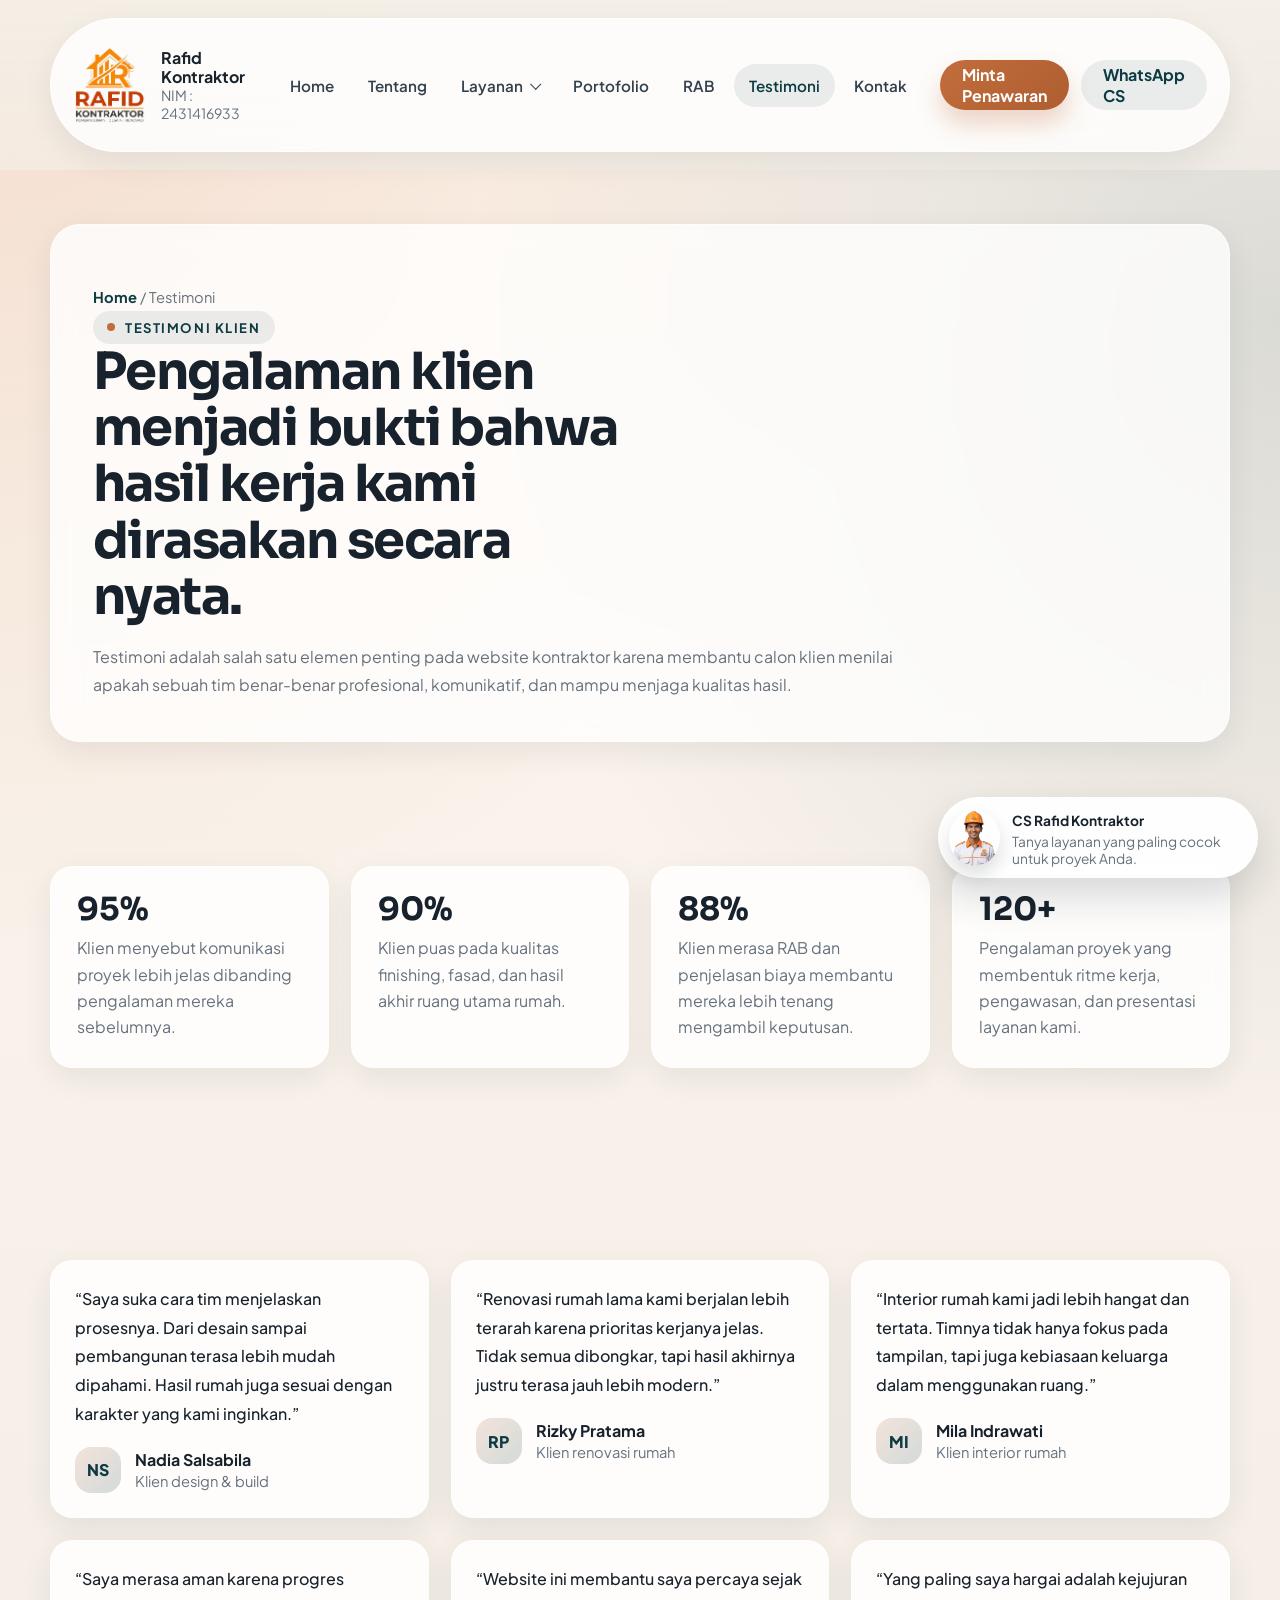
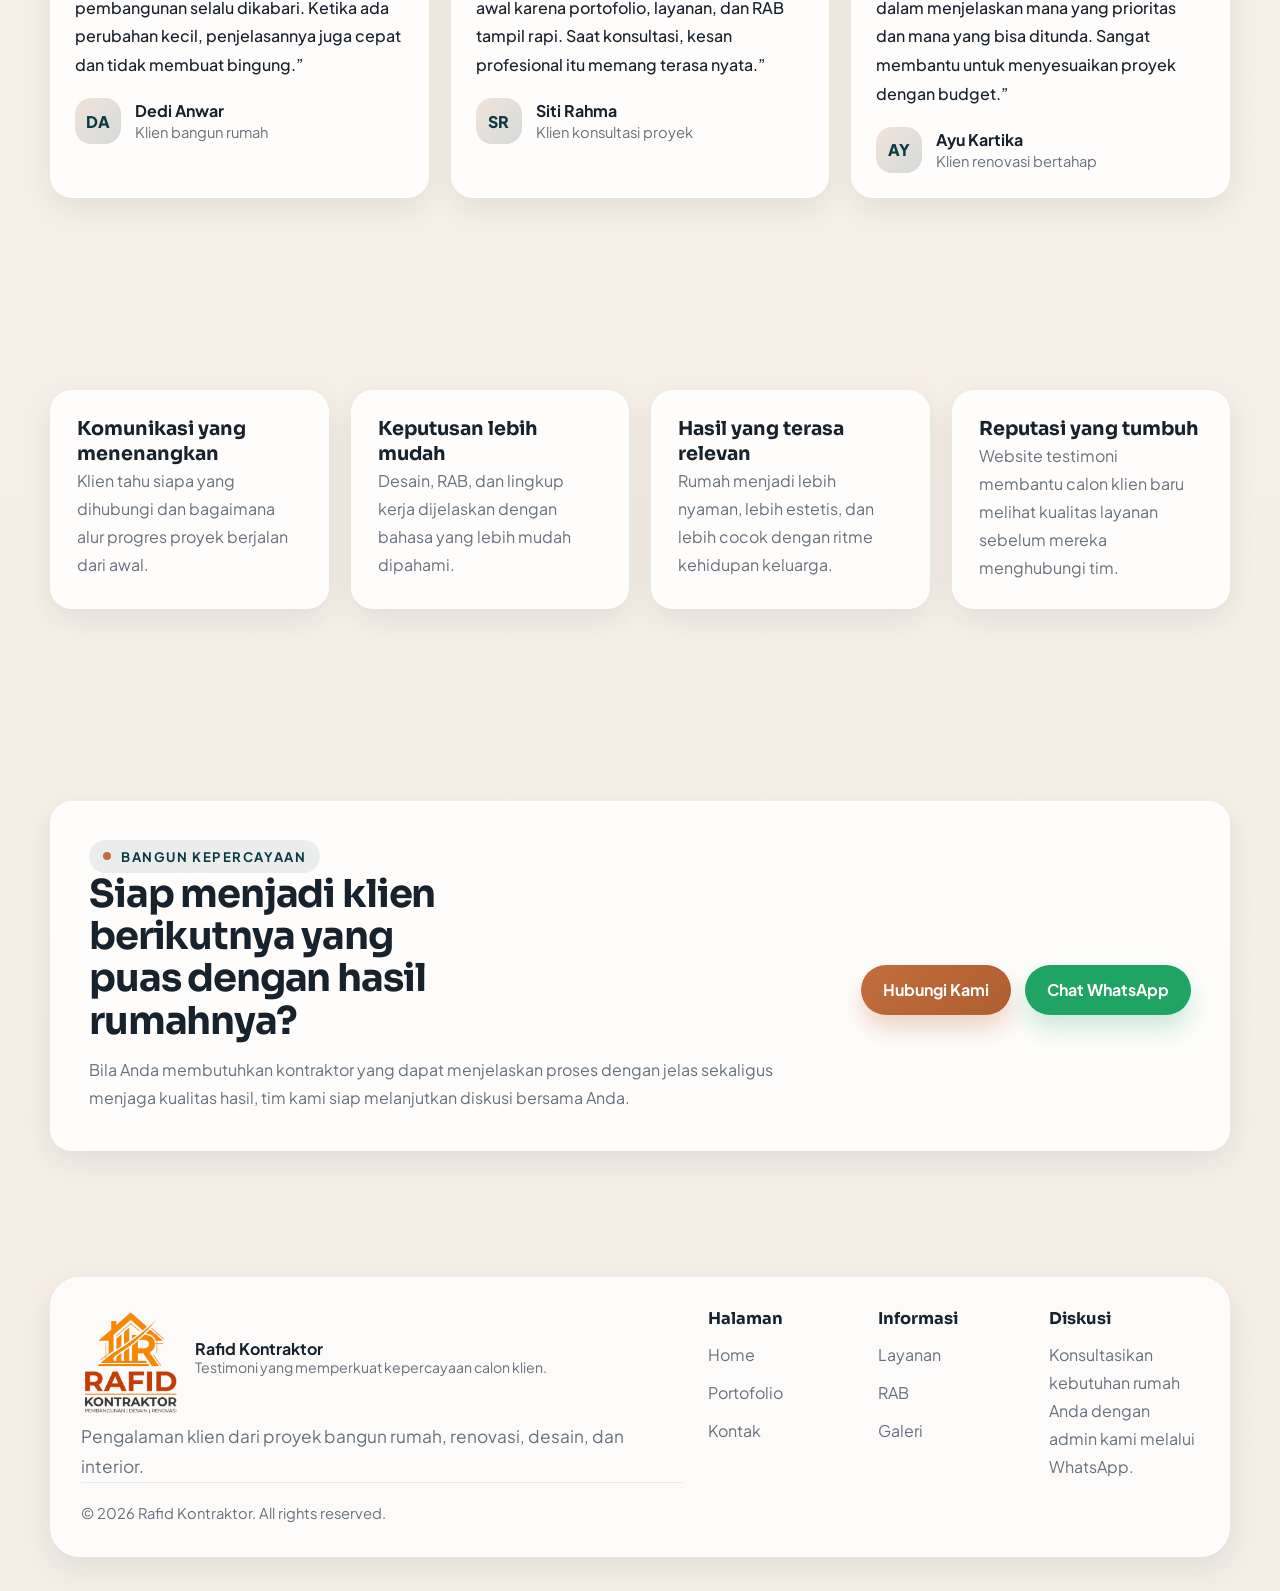
<file: pages/testimoni.html>
<!DOCTYPE html>
<html lang="id">
  <head>
    <meta charset="UTF-8" />
    <meta name="viewport" content="width=device-width, initial-scale=1.0" />
    <title>Testimoni Klien | Rafid Kontraktor</title>
    <meta
      name="description"
      content="Baca testimoni klien Rafid Kontraktor tentang kualitas proyek, komunikasi kerja, hasil renovasi, interior, dan rumah tinggal."
    />
    <link rel="stylesheet" href="../assets/css/styles.css" />
  </head>
  <body data-page="testimonials">
    <header class="site-header">
      <div class="container">
        <nav class="nav-shell" aria-label="Navigasi utama">
          <a class="brand" href="../index.html">
            <span class="brand-mark">
              <img class="brand-logo" src="../assets/images/rafid.png" alt="Logo Rafid Kontraktor" />
            </span>
            <span class="brand-copy">
              <strong>Rafid Kontraktor</strong>
              <span>NIM : 2431416933</span>
            </span>
          </a>
          <button class="nav-toggle" type="button" aria-label="Buka navigasi" aria-expanded="false" data-nav-toggle></button>
          <div class="main-nav" data-main-nav>
            <ul class="nav-list">
              <li><a class="nav-link" href="../index.html" data-nav="home">Home</a></li>
              <li><a class="nav-link" href="tentang.html" data-nav="about">Tentang</a></li>
              <li class="nav-item--has-dropdown">
                <a class="nav-link" href="layanan.html" data-nav="services">
                  Layanan
                  <span class="nav-arrow" aria-hidden="true"></span>
                </a>
                <div class="dropdown-menu">
                  <a href="layanan-bangun-rumah.html">
                    Bangun Rumah
                    <span>Rumah baru dari konsep hingga serah terima.</span>
                  </a>
                  <a href="layanan-desain.html">
                    Desain Rumah
                    <span>Denah, fasad, 3D, dan gambar kerja.</span>
                  </a>
                  <a href="layanan-renovasi.html">
                    Renovasi Rumah
                    <span>Pembaruan fungsi, tampilan, dan struktur.</span>
                  </a>
                </div>
              </li>
              <li><a class="nav-link" href="portofolio.html" data-nav="portfolio" data-nav-parent="gallery">Portofolio</a></li>
              <li><a class="nav-link" href="rab.html" data-nav="pricing">RAB</a></li>
              <li><a class="nav-link" href="testimoni.html" data-nav="testimonials">Testimoni</a></li>
              <li><a class="nav-link" href="kontak.html" data-nav="contact">Kontak</a></li>
            </ul>
            <div class="nav-cta">
              <a class="btn btn-primary" href="kontak.html">Minta Penawaran</a>
              <a class="btn btn-secondary" href="#" data-wa-link>WhatsApp CS</a>
            </div>
          </div>
        </nav>
      </div>
    </header>

    <main>
      <section class="page-hero">
        <div class="container">
          <div class="surface-panel" data-reveal>
            <p class="breadcrumb"><a href="../index.html">Home</a> / Testimoni</p>
            <span class="eyebrow">Testimoni Klien</span>
            <h1>Pengalaman klien menjadi bukti bahwa hasil kerja kami dirasakan secara nyata.</h1>
            <p>
              Testimoni adalah salah satu elemen penting pada website kontraktor karena membantu calon klien
              menilai apakah sebuah tim benar-benar profesional, komunikatif, dan mampu menjaga kualitas hasil.
            </p>
          </div>
        </div>
      </section>

      <section class="section-space">
        <div class="container">
          <div class="stats-grid">
            <article class="stat-card" data-reveal>
              <strong>95%</strong>
              <span>Klien menyebut komunikasi proyek lebih jelas dibanding pengalaman mereka sebelumnya.</span>
            </article>
            <article class="stat-card" data-reveal>
              <strong>90%</strong>
              <span>Klien puas pada kualitas finishing, fasad, dan hasil akhir ruang utama rumah.</span>
            </article>
            <article class="stat-card" data-reveal>
              <strong>88%</strong>
              <span>Klien merasa RAB dan penjelasan biaya membantu mereka lebih tenang mengambil keputusan.</span>
            </article>
            <article class="stat-card" data-reveal>
              <strong>120+</strong>
              <span>Pengalaman proyek yang membentuk ritme kerja, pengawasan, dan presentasi layanan kami.</span>
            </article>
          </div>
        </div>
      </section>

      <section class="section-space">
        <div class="container">
          <div class="testimonial-grid">
            <article class="testimonial-card" data-reveal>
              <div class="testimonial-body">
                <blockquote>
                  “Saya suka cara tim menjelaskan prosesnya. Dari desain sampai pembangunan terasa lebih mudah
                  dipahami. Hasil rumah juga sesuai dengan karakter yang kami inginkan.”
                </blockquote>
                <div class="testimonial-author">
                  <span class="author-badge">NS</span>
                  <div>
                    <strong>Nadia Salsabila</strong>
                    <span>Klien design & build</span>
                  </div>
                </div>
              </div>
            </article>
            <article class="testimonial-card" data-reveal>
              <div class="testimonial-body">
                <blockquote>
                  “Renovasi rumah lama kami berjalan lebih terarah karena prioritas kerjanya jelas. Tidak semua
                  dibongkar, tapi hasil akhirnya justru terasa jauh lebih modern.”
                </blockquote>
                <div class="testimonial-author">
                  <span class="author-badge">RP</span>
                  <div>
                    <strong>Rizky Pratama</strong>
                    <span>Klien renovasi rumah</span>
                  </div>
                </div>
              </div>
            </article>
            <article class="testimonial-card" data-reveal>
              <div class="testimonial-body">
                <blockquote>
                  “Interior rumah kami jadi lebih hangat dan tertata. Timnya tidak hanya fokus pada tampilan,
                  tapi juga kebiasaan keluarga dalam menggunakan ruang.”
                </blockquote>
                <div class="testimonial-author">
                  <span class="author-badge">MI</span>
                  <div>
                    <strong>Mila Indrawati</strong>
                    <span>Klien interior rumah</span>
                  </div>
                </div>
              </div>
            </article>
            <article class="testimonial-card" data-reveal>
              <div class="testimonial-body">
                <blockquote>
                  “Saya merasa aman karena progres pembangunan selalu dikabari. Ketika ada perubahan kecil,
                  penjelasannya juga cepat dan tidak membuat bingung.”
                </blockquote>
                <div class="testimonial-author">
                  <span class="author-badge">DA</span>
                  <div>
                    <strong>Dedi Anwar</strong>
                    <span>Klien bangun rumah</span>
                  </div>
                </div>
              </div>
            </article>
            <article class="testimonial-card" data-reveal>
              <div class="testimonial-body">
                <blockquote>
                  “Website ini membantu saya percaya sejak awal karena portofolio, layanan, dan RAB tampil
                  rapi. Saat konsultasi, kesan profesional itu memang terasa nyata.”
                </blockquote>
                <div class="testimonial-author">
                  <span class="author-badge">SR</span>
                  <div>
                    <strong>Siti Rahma</strong>
                    <span>Klien konsultasi proyek</span>
                  </div>
                </div>
              </div>
            </article>
            <article class="testimonial-card" data-reveal>
              <div class="testimonial-body">
                <blockquote>
                  “Yang paling saya hargai adalah kejujuran dalam menjelaskan mana yang prioritas dan mana yang
                  bisa ditunda. Sangat membantu untuk menyesuaikan proyek dengan budget.”
                </blockquote>
                <div class="testimonial-author">
                  <span class="author-badge">AY</span>
                  <div>
                    <strong>Ayu Kartika</strong>
                    <span>Klien renovasi bertahap</span>
                  </div>
                </div>
              </div>
            </article>
          </div>
        </div>
      </section>

      <section class="section-space">
        <div class="container">
          <div class="feature-grid">
            <article class="feature-card" data-reveal>
              <h3>Komunikasi yang menenangkan</h3>
              <p>Klien tahu siapa yang dihubungi dan bagaimana alur progres proyek berjalan dari awal.</p>
            </article>
            <article class="feature-card" data-reveal>
              <h3>Keputusan lebih mudah</h3>
              <p>Desain, RAB, dan lingkup kerja dijelaskan dengan bahasa yang lebih mudah dipahami.</p>
            </article>
            <article class="feature-card" data-reveal>
              <h3>Hasil yang terasa relevan</h3>
              <p>Rumah menjadi lebih nyaman, lebih estetis, dan lebih cocok dengan ritme kehidupan keluarga.</p>
            </article>
            <article class="feature-card" data-reveal>
              <h3>Reputasi yang tumbuh</h3>
              <p>Website testimoni membantu calon klien baru melihat kualitas layanan sebelum mereka menghubungi tim.</p>
            </article>
          </div>
        </div>
      </section>

      <section class="section-space">
        <div class="container">
          <div class="cta-band" data-reveal>
            <div>
              <span class="eyebrow">Bangun Kepercayaan</span>
              <h2>Siap menjadi klien berikutnya yang puas dengan hasil rumahnya?</h2>
              <p>
                Bila Anda membutuhkan kontraktor yang dapat menjelaskan proses dengan jelas sekaligus menjaga
                kualitas hasil, tim kami siap melanjutkan diskusi bersama Anda.
              </p>
            </div>
            <div class="cta-actions">
              <a class="btn btn-primary" href="kontak.html">Hubungi Kami</a>
              <a class="btn btn-whatsapp" href="#" data-wa-link>Chat WhatsApp</a>
            </div>
          </div>
        </div>
      </section>
    </main>

    <footer class="site-footer">
      <div class="container">
        <div class="footer-shell surface-panel">
          <div class="footer-brand">
            <div class="brand">
              <span class="brand-mark">
                <img class="brand-logo" src="../assets/images/rafid.png" alt="Logo Rafid Kontraktor" />
              </span>
              <span class="brand-copy">
                <strong>Rafid Kontraktor</strong>
                <span>Testimoni yang memperkuat kepercayaan calon klien.</span>
              </span>
            </div>
            <p class="lead">Pengalaman klien dari proyek bangun rumah, renovasi, desain, dan interior.</p>
            <p class="copyright">© <span data-year></span> Rafid Kontraktor. All rights reserved.</p>
          </div>
          <div class="footer-grid">
            <div>
              <h3>Halaman</h3>
              <div class="footer-links">
                <a href="../index.html">Home</a>
                <a href="portofolio.html">Portofolio</a>
                <a href="kontak.html">Kontak</a>
              </div>
            </div>
            <div>
              <h3>Informasi</h3>
              <div class="footer-links">
                <a href="layanan.html">Layanan</a>
                <a href="rab.html">RAB</a>
                <a href="galeri.html">Galeri</a>
              </div>
            </div>
            <div>
              <h3>Diskusi</h3>
              <p>Konsultasikan kebutuhan rumah Anda dengan admin kami melalui WhatsApp.</p>
            </div>
          </div>
        </div>
      </div>
    </footer>

    <a class="wa-floating" href="#" aria-label="Hubungi customer service via WhatsApp" data-wa-link>
      <img src="../assets/images/cs-avatar.png" alt="Avatar customer service Rafid Kontraktor" />
      <span>
        <strong>CS Rafid Kontraktor</strong>
        <span>Tanya layanan yang paling cocok untuk proyek Anda.</span>
      </span>
    </a>

    <script src="../assets/js/main.js"></script>
  </body>
</html>
</file>
<file: assets/css/styles.css>
@import url("https://fonts.googleapis.com/css2?family=Plus+Jakarta+Sans:wght@400;500;600;700;800&family=Sora:wght@600;700;800&display=swap");

:root {
  --bg: #f4efe7;
  --surface: rgba(255, 255, 255, 0.78);
  --surface-strong: #ffffff;
  --surface-alt: #f7f3ec;
  --card: #fffaf4;
  --text: #18222d;
  --muted: #66717d;
  --line: rgba(24, 34, 45, 0.1);
  --primary: #c26d3d;
  --primary-deep: #8e4a21;
  --secondary: #0e3b43;
  --secondary-soft: #d4ebe8;
  --accent: #e6b567;
  --success: #1d8d5b;
  --shadow: 0 18px 60px rgba(24, 34, 45, 0.1);
  --shadow-soft: 0 10px 30px rgba(24, 34, 45, 0.08);
  --radius-xl: 30px;
  --radius-lg: 22px;
  --radius-md: 16px;
  --radius-sm: 12px;
  --container: min(1180px, calc(100% - 40px));
  --header-height: 84px;
}

*,
*::before,
*::after {
  box-sizing: border-box;
}

html {
  scroll-behavior: smooth;
}

body {
  margin: 0;
  font-family: "Plus Jakarta Sans", sans-serif;
  color: var(--text);
  background:
    radial-gradient(circle at top left, rgba(194, 109, 61, 0.18), transparent 28%),
    radial-gradient(circle at right 10%, rgba(14, 59, 67, 0.14), transparent 26%),
    linear-gradient(180deg, #fff7ef 0%, #f5efe7 48%, #f3ede6 100%);
  min-height: 100vh;
}

img {
  display: block;
  max-width: 100%;
}

a {
  color: inherit;
  text-decoration: none;
}

button,
input,
select,
textarea {
  font: inherit;
}

button {
  cursor: pointer;
}

main {
  overflow: clip;
}

.container {
  width: var(--container);
  margin: 0 auto;
}

.section-space {
  padding: 96px 0;
}

.surface-panel {
  background: var(--surface);
  border: 1px solid rgba(255, 255, 255, 0.55);
  border-radius: var(--radius-xl);
  box-shadow: var(--shadow-soft);
  backdrop-filter: blur(14px);
}

.eyebrow {
  display: inline-flex;
  align-items: center;
  gap: 10px;
  padding: 8px 14px;
  border-radius: 999px;
  background: rgba(14, 59, 67, 0.08);
  color: var(--secondary);
  font-size: 0.82rem;
  font-weight: 700;
  text-transform: uppercase;
  letter-spacing: 0.12em;
}

.eyebrow::before {
  content: "";
  width: 8px;
  height: 8px;
  border-radius: 50%;
  background: var(--primary);
}

.section-head {
  display: flex;
  justify-content: space-between;
  align-items: end;
  gap: 24px;
  margin-bottom: 40px;
}

.section-head h2,
.section-head h1,
.hero-copy h1,
.page-hero h1,
.cta-band h2 {
  margin: 0;
  font-family: "Sora", sans-serif;
  line-height: 1.1;
  letter-spacing: -0.03em;
}

.section-head p,
.hero-copy p,
.page-hero p,
.body-copy,
.lead {
  margin: 0;
  color: var(--muted);
  line-height: 1.75;
}

.lead {
  font-size: 1.08rem;
}

.site-header {
  position: sticky;
  top: 0;
  z-index: 50;
  padding: 18px 0;
}

.site-header::before {
  content: "";
  position: absolute;
  inset: 0;
  background: linear-gradient(180deg, rgba(244, 239, 231, 0.95), rgba(244, 239, 231, 0.65));
  backdrop-filter: blur(18px);
  z-index: -1;
}

.nav-shell {
  display: flex;
  align-items: center;
  justify-content: space-between;
  gap: 20px;
  padding: 16px 22px;
  border-radius: 999px;
  background: rgba(255, 255, 255, 0.8);
  border: 1px solid rgba(255, 255, 255, 0.65);
  box-shadow: var(--shadow-soft);
}

.brand {
  display: inline-flex;
  align-items: center;
  gap: 14px;
  min-width: 0;
}

.brand-mark {
  width: 100px;
  height: 100px;
  border-radius: 16px;
  display: grid;
  place-items: center;
}

.brand-logo {
  width: 100%;
  height: 100%;
  object-fit: contain;
  display: block;
}

.brand-copy {
  min-width: 0;
}

.brand-copy strong {
  display: block;
  font-size: 1rem;
  line-height: 1.2;
}

.brand-copy span {
  display: block;
  color: var(--muted);
  font-size: 0.88rem;
}

.main-nav {
  display: flex;
  align-items: center;
  gap: 18px;
}

.nav-list {
  list-style: none;
  display: flex;
  align-items: center;
  gap: 4px;
  margin: 0;
  padding: 0;
}

.nav-list > li {
  position: relative;
}

.nav-link {
  display: inline-flex;
  align-items: center;
  gap: 8px;
  padding: 12px 15px;
  border-radius: 999px;
  font-size: 0.95rem;
  font-weight: 600;
  color: #33414e;
  transition: 0.2s ease;
}

.nav-link:hover,
.nav-link.is-active,
.nav-item--has-dropdown:hover > .nav-link {
  background: rgba(14, 59, 67, 0.08);
  color: var(--secondary);
}

.nav-arrow {
  width: 8px;
  height: 8px;
  border-right: 1.5px solid currentColor;
  border-bottom: 1.5px solid currentColor;
  transform: rotate(45deg) translateY(-1px);
}

.dropdown-menu {
  position: absolute;
  top: calc(100% + 10px);
  left: 0;
  min-width: 260px;
  display: grid;
  gap: 4px;
  padding: 14px;
  background: rgba(255, 255, 255, 0.98);
  border: 1px solid rgba(24, 34, 45, 0.08);
  border-radius: 20px;
  box-shadow: var(--shadow);
  opacity: 0;
  pointer-events: none;
  transform: translateY(10px);
  transition: 0.18s ease;
}

.dropdown-menu a {
  padding: 12px 14px;
  border-radius: 14px;
  color: var(--text);
  font-weight: 600;
}

.dropdown-menu a span {
  display: block;
  margin-top: 4px;
  color: var(--muted);
  font-size: 0.86rem;
  font-weight: 500;
}

.dropdown-menu a:hover {
  background: var(--surface-alt);
}

.nav-item--has-dropdown:hover .dropdown-menu {
  opacity: 1;
  pointer-events: auto;
  transform: translateY(0);
}

.nav-cta {
  display: inline-flex;
  gap: 12px;
}

.btn {
  display: inline-flex;
  align-items: center;
  justify-content: center;
  gap: 10px;
  min-height: 50px;
  padding: 0 22px;
  border: 0;
  border-radius: 999px;
  font-weight: 700;
  transition: 0.2s ease;
}

.btn-primary {
  background: linear-gradient(135deg, var(--primary) 0%, #ae5e30 100%);
  color: #fff;
  box-shadow: 0 14px 24px rgba(194, 109, 61, 0.28);
}

.btn-primary:hover {
  transform: translateY(-1px);
  box-shadow: 0 18px 28px rgba(194, 109, 61, 0.32);
}

.btn-secondary {
  background: rgba(14, 59, 67, 0.08);
  color: var(--secondary);
}

.btn-secondary:hover {
  background: rgba(14, 59, 67, 0.12);
}

.btn-whatsapp {
  background: #1fa463;
  color: #fff;
  box-shadow: 0 14px 24px rgba(31, 164, 99, 0.22);
}

.btn-whatsapp:hover {
  transform: translateY(-1px);
}

.nav-toggle {
  display: none;
  width: 48px;
  height: 48px;
  border: 0;
  border-radius: 50%;
  background: rgba(14, 59, 67, 0.08);
  color: var(--secondary);
  position: relative;
}

.nav-toggle span {
  display: none;
}

.nav-toggle::before {
  content: "";
  position: absolute;
  left: 50%;
  top: 50%;
  width: 20px;
  height: 2px;
  background: currentColor;
  border-radius: 999px;
  transform: translate(-50%, -50%);
  box-shadow: 0 -6px 0 currentColor, 0 6px 0 currentColor;
}

.nav-toggle::after {
  display: none;
}

.hero {
  padding: 46px 0 30px;
}

.hero-grid {
  display: grid;
  grid-template-columns: 1.08fr 0.92fr;
  gap: 34px;
  align-items: center;
}

.hero-copy {
  padding: 32px 0;
}

.hero-copy h1 {
  font-size: clamp(2.8rem, 4vw, 5rem);
  max-width: 12ch;
}

.hero-copy p {
  max-width: 60ch;
  margin-top: 20px;
  font-size: 1.05rem;
}

.hero-actions,
.cta-actions,
.banner-actions {
  display: flex;
  flex-wrap: wrap;
  gap: 14px;
  margin-top: 28px;
}

.hero-points {
  list-style: none;
  display: grid;
  grid-template-columns: repeat(3, minmax(0, 1fr));
  gap: 14px;
  margin: 28px 0 0;
  padding: 0;
}

.hero-points li,
.mini-stat,
.tag {
  padding: 14px 16px;
  border-radius: 18px;
  background: rgba(255, 255, 255, 0.66);
  border: 1px solid rgba(24, 34, 45, 0.08);
  color: var(--secondary);
  font-weight: 700;
  box-shadow: var(--shadow-soft);
}

.hero-points small,
.mini-stat span {
  display: block;
  margin-top: 6px;
  color: var(--muted);
  font-weight: 600;
  font-size: 0.82rem;
}

.hero-visual {
  position: relative;
  padding: 26px;
  min-height: 600px;
}

.hero-visual::before,
.hero-visual::after {
  content: "";
  position: absolute;
  border-radius: 50%;
  filter: blur(8px);
}

.hero-visual::before {
  width: 180px;
  height: 180px;
  background: rgba(230, 181, 103, 0.3);
  top: 22px;
  right: 14px;
}

.hero-visual::after {
  width: 140px;
  height: 140px;
  background: rgba(14, 59, 67, 0.16);
  left: 12px;
  bottom: 30px;
}

.hero-card {
  position: absolute;
  padding: 18px;
  border-radius: 24px;
  background: rgba(255, 255, 255, 0.84);
  border: 1px solid rgba(255, 255, 255, 0.6);
  box-shadow: var(--shadow);
  backdrop-filter: blur(14px);
}

.hero-card strong {
  display: block;
  margin-bottom: 8px;
  font-size: 1.1rem;
}

.hero-card p {
  margin: 0;
  color: var(--muted);
  line-height: 1.65;
  font-size: 0.95rem;
}

.hero-card--top {
  top: 34px;
  left: 6px;
  max-width: 240px;
}

.hero-card--bottom {
  right: 10px;
  bottom: 24px;
  max-width: 260px;
}

.hero-figure {
  position: absolute;
  inset: 98px 34px 92px;
  border-radius: 34px;
  background:
    linear-gradient(145deg, rgba(14, 59, 67, 0.08), rgba(194, 109, 61, 0.06)),
    #fcfbf8;
  box-shadow: inset 0 0 0 1px rgba(24, 34, 45, 0.06), var(--shadow-soft);
  overflow: hidden;
}

.hero-figure img {
  width: 100%;
  height: 100%;
  object-fit: cover;
}

.stats-grid,
.service-grid,
.project-grid,
.gallery-grid,
.testimonial-grid,
.feature-grid,
.process-grid,
.value-grid,
.contact-grid,
.info-grid,
.coverage-grid,
.timeline-grid,
.pricing-grid,
.faq-grid {
  display: grid;
  gap: 22px;
}

.stats-grid {
  grid-template-columns: repeat(4, minmax(0, 1fr));
}

.stat-card,
.service-card,
.project-card,
.gallery-card,
.testimonial-card,
.feature-card,
.process-card,
.value-card,
.info-card,
.coverage-card,
.timeline-card,
.pricing-card,
.faq-card,
.contact-card,
.form-panel,
.estimate-panel,
.table-wrap,
.cta-band {
  background: rgba(255, 255, 255, 0.84);
  border: 1px solid rgba(255, 255, 255, 0.55);
  border-radius: var(--radius-lg);
  box-shadow: var(--shadow-soft);
  backdrop-filter: blur(14px);
}

.stat-card,
.feature-card,
.value-card,
.process-card,
.info-card,
.coverage-card,
.timeline-card,
.pricing-card,
.faq-card {
  padding: 26px;
}

.stat-card strong,
.mini-heading {
  display: block;
  font-family: "Sora", sans-serif;
  font-size: 2rem;
  line-height: 1;
}

.stat-card span,
.tagline,
.muted {
  display: block;
  margin-top: 10px;
  color: var(--muted);
  line-height: 1.65;
}

.service-grid {
  grid-template-columns: repeat(3, minmax(0, 1fr));
}

.service-card {
  padding: 28px;
  display: flex;
  flex-direction: column;
  gap: 16px;
}

.service-icon {
  width: 54px;
  height: 54px;
  border-radius: 18px;
  display: grid;
  place-items: center;
  font-family: "Sora", sans-serif;
  font-weight: 800;
  background: linear-gradient(135deg, rgba(14, 59, 67, 0.12), rgba(194, 109, 61, 0.16));
  color: var(--secondary);
}

.service-card h3,
.project-card h3,
.gallery-card h3,
.testimonial-card h3,
.feature-card h3,
.process-card h3,
.value-card h3,
.timeline-card h3,
.pricing-card h3,
.faq-card h3,
.contact-card h3,
.info-card h3,
.coverage-card h3 {
  margin: 0;
  font-family: "Sora", sans-serif;
  font-size: 1.2rem;
  line-height: 1.3;
}

.service-card p,
.project-card p,
.gallery-card p,
.testimonial-card p,
.feature-card p,
.process-card p,
.value-card p,
.timeline-card p,
.pricing-card p,
.faq-card p,
.contact-card p,
.info-card p,
.coverage-card p,
.breadcrumb,
.table-note {
  margin: 0;
  color: var(--muted);
  line-height: 1.75;
}

.card-link,
.text-link {
  display: inline-flex;
  align-items: center;
  gap: 8px;
  margin-top: auto;
  color: var(--secondary);
  font-weight: 700;
}

.card-link::after,
.text-link::after {
  content: "→";
}

.project-grid,
.gallery-grid,
.testimonial-grid,
.contact-grid,
.coverage-grid,
.pricing-grid,
.faq-grid,
.info-grid {
  grid-template-columns: repeat(3, minmax(0, 1fr));
}

.project-card,
.gallery-card,
.testimonial-card,
.contact-card {
  overflow: hidden;
}

.project-card img,
.gallery-card img {
  width: 100%;
  height: 260px;
  object-fit: cover;
}

.project-body,
.gallery-body,
.testimonial-body,
.contact-body {
  padding: 24px;
}

.project-meta,
.gallery-meta {
  display: flex;
  flex-wrap: wrap;
  gap: 10px;
  margin-bottom: 14px;
}

.project-meta span,
.gallery-meta span,
.pill {
  display: inline-flex;
  align-items: center;
  min-height: 34px;
  padding: 0 14px;
  border-radius: 999px;
  background: rgba(14, 59, 67, 0.08);
  color: var(--secondary);
  font-size: 0.84rem;
  font-weight: 700;
}

.page-hero {
  padding: 54px 0 28px;
}

.page-hero .surface-panel {
  padding: 42px;
}

.page-hero h1 {
  font-size: clamp(2.2rem, 4vw, 4rem);
  max-width: 14ch;
}

.page-hero p {
  margin-top: 18px;
  max-width: 70ch;
}

.breadcrumb {
  margin-bottom: 18px;
  font-size: 0.92rem;
}

.breadcrumb a {
  color: var(--secondary);
  font-weight: 700;
}

.feature-grid,
.value-grid {
  grid-template-columns: repeat(4, minmax(0, 1fr));
}

.process-grid {
  grid-template-columns: repeat(5, minmax(0, 1fr));
}

.timeline-grid {
  grid-template-columns: repeat(2, minmax(0, 1fr));
}

.timeline-card {
  position: relative;
  padding-left: 86px;
}

.timeline-year {
  position: absolute;
  left: 26px;
  top: 30px;
  width: 42px;
  height: 42px;
  border-radius: 14px;
  display: grid;
  place-items: center;
  background: linear-gradient(135deg, rgba(194, 109, 61, 0.2), rgba(14, 59, 67, 0.16));
  color: var(--secondary);
  font-weight: 800;
}

.check-list,
.service-list,
.simple-list,
.price-list {
  list-style: none;
  margin: 0;
  padding: 0;
  display: grid;
  gap: 12px;
}

.check-list li,
.service-list li,
.simple-list li,
.price-list li {
  position: relative;
  padding-left: 28px;
  color: var(--muted);
  line-height: 1.7;
}

.check-list li::before,
.service-list li::before,
.simple-list li::before,
.price-list li::before {
  content: "";
  position: absolute;
  left: 0;
  top: 11px;
  width: 12px;
  height: 12px;
  border-radius: 50%;
  background: linear-gradient(135deg, var(--primary), var(--secondary));
}

.contact-grid {
  grid-template-columns: 1.1fr 0.9fr;
}

.form-panel,
.estimate-panel {
  padding: 28px;
}

.field-grid {
  display: grid;
  grid-template-columns: repeat(2, minmax(0, 1fr));
  gap: 16px;
}

.field {
  display: grid;
  gap: 8px;
}

.field--full {
  grid-column: 1 / -1;
}

.field label {
  font-size: 0.92rem;
  font-weight: 700;
  color: var(--secondary);
}

.field input,
.field select,
.field textarea {
  width: 100%;
  min-height: 54px;
  padding: 0 16px;
  border: 1px solid rgba(24, 34, 45, 0.12);
  border-radius: 16px;
  background: rgba(255, 255, 255, 0.92);
  color: var(--text);
  outline: none;
  transition: border-color 0.18s ease, box-shadow 0.18s ease;
}

.field textarea {
  min-height: 140px;
  padding: 16px;
  resize: vertical;
}

.field input:focus,
.field select:focus,
.field textarea:focus {
  border-color: rgba(194, 109, 61, 0.7);
  box-shadow: 0 0 0 4px rgba(194, 109, 61, 0.12);
}

.form-actions {
  display: flex;
  flex-wrap: wrap;
  align-items: center;
  gap: 14px;
  margin-top: 20px;
}

.form-note,
.form-feedback {
  color: var(--muted);
  line-height: 1.7;
  margin: 0;
}

.form-feedback {
  display: none;
  padding: 14px 16px;
  border-radius: 14px;
  background: rgba(29, 141, 91, 0.08);
  color: var(--success);
  font-weight: 700;
}

.form-feedback.is-visible {
  display: block;
}

.table-wrap {
  padding: 24px;
  overflow-x: auto;
}

table {
  width: 100%;
  border-collapse: collapse;
}

th,
td {
  padding: 16px;
  text-align: left;
  border-bottom: 1px solid rgba(24, 34, 45, 0.08);
}

th {
  color: var(--secondary);
  font-size: 0.92rem;
  font-weight: 800;
}

td {
  color: var(--muted);
  line-height: 1.65;
}

.estimate-result {
  margin-top: 18px;
  padding: 18px;
  border-radius: 18px;
  background: rgba(14, 59, 67, 0.08);
  display: none;
}

.estimate-result.is-visible {
  display: block;
}

.estimate-result strong {
  display: block;
  font-family: "Sora", sans-serif;
  font-size: 1.6rem;
}

.estimate-result span {
  display: block;
  margin-top: 8px;
  color: var(--muted);
  line-height: 1.7;
}

.gallery-filters {
  display: flex;
  flex-wrap: wrap;
  gap: 12px;
  margin-bottom: 28px;
}

.filter-chip {
  padding: 12px 16px;
  border: 0;
  border-radius: 999px;
  background: rgba(14, 59, 67, 0.08);
  color: var(--secondary);
  font-weight: 700;
}

.filter-chip.is-active,
.filter-chip:hover {
  background: linear-gradient(135deg, var(--secondary), #1b5962);
  color: #fff;
}

.gallery-card.is-hidden {
  display: none;
}

.testimonial-card blockquote {
  margin: 0;
  color: var(--text);
  line-height: 1.8;
  font-weight: 500;
}

.testimonial-author {
  display: flex;
  align-items: center;
  gap: 14px;
  margin-top: 18px;
}

.author-badge {
  width: 46px;
  height: 46px;
  border-radius: 16px;
  display: grid;
  place-items: center;
  background: linear-gradient(135deg, rgba(194, 109, 61, 0.18), rgba(14, 59, 67, 0.18));
  color: var(--secondary);
  font-weight: 800;
}

.author-badge + div strong {
  display: block;
}

.author-badge + div span {
  color: var(--muted);
  font-size: 0.92rem;
}

.cta-band {
  padding: 38px;
  display: flex;
  justify-content: space-between;
  gap: 24px;
  align-items: center;
}

.cta-band h2 {
  font-size: clamp(2rem, 3vw, 3rem);
  max-width: 12ch;
}

.cta-band p {
  margin: 14px 0 0;
  max-width: 58ch;
  color: var(--muted);
  line-height: 1.75;
}

.site-footer {
  padding: 30px 0 34px;
}

.footer-shell {
  display: grid;
  grid-template-columns: 1.1fr 0.9fr;
  gap: 26px;
  padding: 30px;
}

.footer-grid {
  display: grid;
  grid-template-columns: repeat(3, minmax(0, 1fr));
  gap: 20px;
}

.footer-grid h3,
.footer-brand h3 {
  margin: 0 0 12px;
  font-family: "Sora", sans-serif;
  font-size: 1.02rem;
}

.footer-grid a,
.footer-grid p,
.footer-brand p {
  color: var(--muted);
  line-height: 1.75;
  margin: 0;
}

.footer-links {
  display: grid;
  gap: 10px;
}

.copyright {
  padding-top: 18px;
  margin-top: 20px;
  border-top: 1px solid rgba(24, 34, 45, 0.08);
  color: var(--muted);
  font-size: 0.92rem;
}

.wa-floating {
  position: fixed;
  right: 22px;
  bottom: 22px;
  z-index: 45;
  display: flex;
  align-items: center;
  gap: 12px;
  padding: 10px 14px 10px 10px;
  border-radius: 999px;
  background: rgba(255, 255, 255, 0.95);
  border: 1px solid rgba(255, 255, 255, 0.65);
  box-shadow: 0 18px 38px rgba(24, 34, 45, 0.16);
  max-width: 320px;
}

.wa-floating img {
  width: 56px;
  height: 56px;
  border-radius: 50%;
  object-fit: cover;
  box-shadow: 0 10px 18px rgba(24, 34, 45, 0.14);
}

.wa-floating strong {
  display: block;
  color: var(--text);
}

.wa-floating span {
  display: block;
  margin-top: 4px;
  color: var(--muted);
  font-size: 0.86rem;
}

[data-reveal] {
  opacity: 0;
  transform: translateY(28px);
  transition: opacity 0.6s ease, transform 0.6s ease;
}

[data-reveal].is-visible {
  opacity: 1;
  transform: translateY(0);
}

@media (max-width: 1140px) {
  .hero-grid,
  .contact-grid,
  .footer-shell,
  .section-head,
  .cta-band {
    grid-template-columns: 1fr;
  }

  .hero-grid,
  .contact-grid,
  .footer-shell {
    display: grid;
  }

  .section-head,
  .cta-band {
    display: flex;
    flex-direction: column;
    align-items: flex-start;
  }

  .stats-grid,
  .service-grid,
  .project-grid,
  .gallery-grid,
  .testimonial-grid,
  .feature-grid,
  .process-grid,
  .value-grid,
  .info-grid,
  .coverage-grid,
  .pricing-grid,
  .faq-grid {
    grid-template-columns: repeat(2, minmax(0, 1fr));
  }
}

@media (max-width: 980px) {
  :root {
    --container: min(100% - 28px, 1180px);
  }

  .site-header {
    padding: 14px 0;
  }

  .nav-shell {
    position: relative;
    padding: 14px 16px;
    border-radius: 28px;
  }

  .nav-toggle {
    display: inline-block;
  }

  .main-nav {
    position: absolute;
    top: calc(100% + 14px);
    left: 0;
    right: 0;
    display: none;
    padding: 16px;
    border-radius: 28px;
    background: rgba(255, 255, 255, 0.98);
    box-shadow: var(--shadow);
    flex-direction: column;
    align-items: stretch;
  }

  .main-nav.is-open {
    display: flex;
  }

  .nav-list {
    flex-direction: column;
    align-items: stretch;
  }

  .nav-link {
    justify-content: space-between;
    width: 100%;
  }

  .nav-item--has-dropdown .dropdown-menu {
    position: static;
    min-width: 0;
    margin-top: 10px;
    opacity: 1;
    pointer-events: auto;
    transform: none;
    display: none;
    box-shadow: none;
    background: var(--surface-alt);
    border-radius: 18px;
  }

  .nav-item--has-dropdown.is-open .dropdown-menu {
    display: grid;
  }

  .nav-cta {
    flex-direction: column;
  }

  .hero {
    padding-top: 24px;
  }

  .hero-copy h1 {
    max-width: none;
  }

  .hero-points,
  .field-grid,
  .timeline-grid,
  .footer-grid {
    grid-template-columns: 1fr;
  }

  .hero-visual {
    min-height: 500px;
  }
}

@media (max-width: 680px) {
  .section-space {
    padding: 74px 0;
  }

  .hero-visual {
    min-height: 420px;
    padding: 16px;
  }

  .hero-figure {
    inset: 72px 14px 74px;
    border-radius: 24px;
  }

  .hero-card {
    max-width: 220px;
    padding: 15px;
    border-radius: 18px;
  }

  .page-hero .surface-panel,
  .cta-band,
  .footer-shell,
  .form-panel,
  .estimate-panel {
    padding: 24px;
  }

  .stats-grid,
  .service-grid,
  .project-grid,
  .gallery-grid,
  .testimonial-grid,
  .feature-grid,
  .process-grid,
  .value-grid,
  .info-grid,
  .coverage-grid,
  .pricing-grid,
  .faq-grid {
    grid-template-columns: 1fr;
  }

  .hero-actions,
  .cta-actions,
  .banner-actions,
  .form-actions {
    width: 100%;
  }

  .hero-actions .btn,
  .cta-actions .btn,
  .banner-actions .btn,
  .form-actions .btn {
    flex: 1 1 100%;
  }

  .wa-floating {
    right: 14px;
    left: 14px;
    bottom: 14px;
    max-width: none;
  }

  .wa-floating strong {
    font-size: 0.92rem;
  }

  .wa-floating span {
    font-size: 0.78rem;
  }
}
</file>
